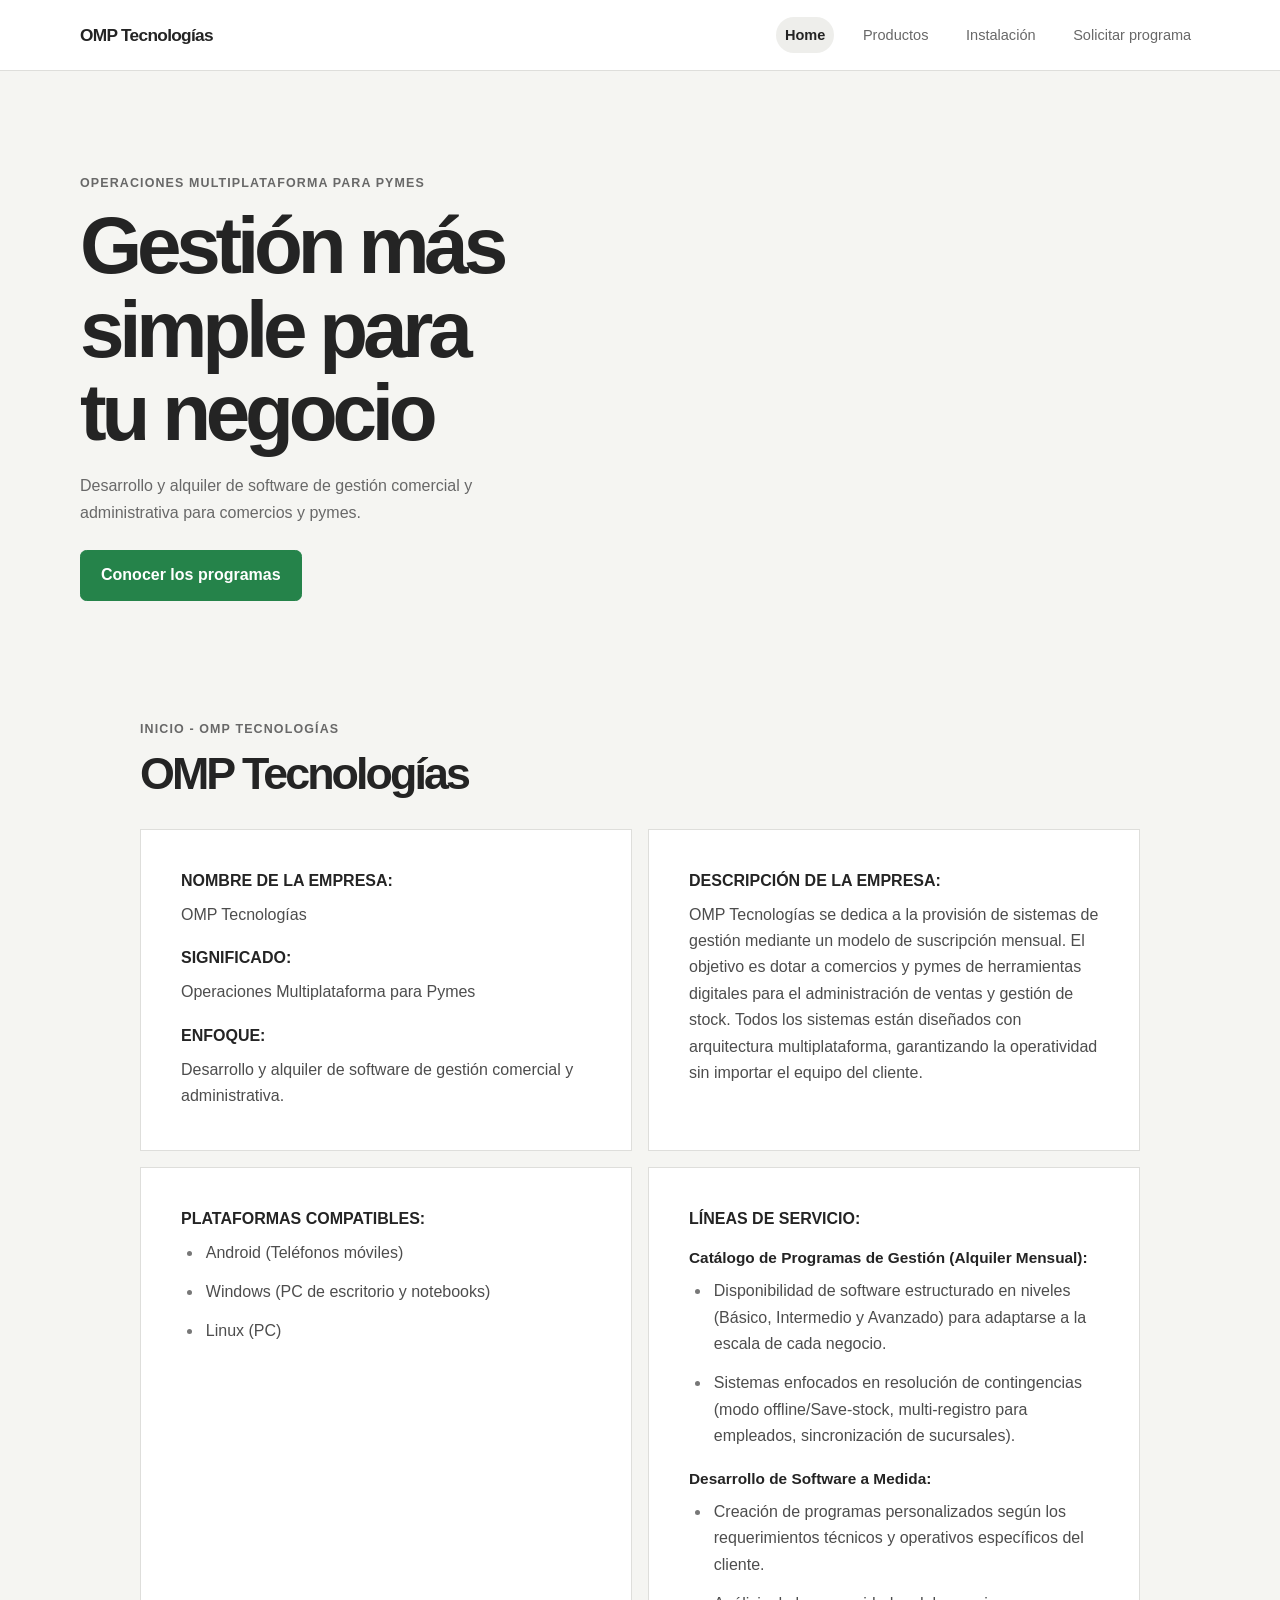
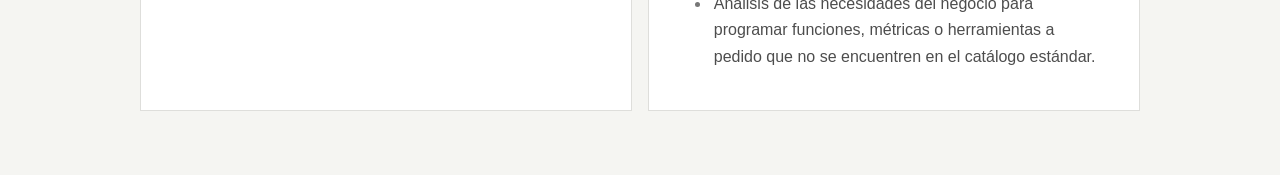
<file: index.html>
<!doctype html>
<html lang="es">
<head>
  <meta charset="utf-8">
  <meta name="viewport" content="width=device-width, initial-scale=1">
  <meta name="description" content="OMP Tecnologías desarrolla y ofrece sistemas multiplataforma de gestión para comercios y pymes.">
  <title>OMP Tecnologías | Gestión para comercios y pymes</title>
  <link rel="stylesheet" href="style.css">
</head>
<body>
  <header class="site-header">
    <nav class="navbar" aria-label="Navegación principal">
      <a class="brand" href="index.html">OMP Tecnologías</a>
      <ul class="nav-links">
        <li><a href="index.html" aria-current="page">Home</a></li>
        <li><a href="product.html">Productos</a></li>
        <li><a href="instalacion.html">Instalación</a></li>
        <li><a href="solicitar-programa.html">Solicitar programa</a></li>
      </ul>
    </nav>
  </header>

  <main>
    <section class="hero">
      <div class="hero-copy">
        <p class="eyebrow">Operaciones Multiplataforma para Pymes</p>
        <h1>Gestión más simple para tu negocio</h1>
        <p>Desarrollo y alquiler de software de gestión comercial y administrativa para comercios y pymes.</p>
        <a class="request-button" href="product.html">Conocer los programas</a>
      </div>
    </section>

    <section class="home-content content-width">
      <header class="page-intro">
        <p class="eyebrow">Inicio - OMP Tecnologías</p>
        <h2>OMP Tecnologías</h2>
      </header>

      <div class="home-grid">
        <section class="info-card">
          <h3>NOMBRE DE LA EMPRESA:</h3>
          <p>OMP Tecnologías</p>
          <h3>SIGNIFICADO:</h3>
          <p>Operaciones Multiplataforma para Pymes</p>
          <h3>ENFOQUE:</h3>
          <p>Desarrollo y alquiler de software de gestión comercial y administrativa.</p>
        </section>

        <section class="info-card">
          <h3>DESCRIPCIÓN DE LA EMPRESA:</h3>
          <p>OMP Tecnologías se dedica a la provisión de sistemas de gestión mediante un modelo de suscripción mensual. El objetivo es dotar a comercios y pymes de herramientas digitales para el administración de ventas y gestión de stock. Todos los sistemas están diseñados con arquitectura multiplataforma, garantizando la operatividad sin importar el equipo del cliente.</p>
        </section>

        <section class="info-card">
          <h3>PLATAFORMAS COMPATIBLES:</h3>
          <ul class="feature-list">
            <li>Android (Teléfonos móviles)</li>
            <li>Windows (PC de escritorio y notebooks)</li>
            <li>Linux (PC)</li>
          </ul>
        </section>

        <section class="info-card">
          <h3>LÍNEAS DE SERVICIO:</h3>
          <h4>Catálogo de Programas de Gestión (Alquiler Mensual):</h4>
          <ul class="feature-list">
            <li>Disponibilidad de software estructurado en niveles (Básico, Intermedio y Avanzado) para adaptarse a la escala de cada negocio.</li>
            <li>Sistemas enfocados en resolución de contingencias (modo offline/Save-stock, multi-registro para empleados, sincronización de sucursales).</li>
          </ul>
          <h4>Desarrollo de Software a Medida:</h4>
          <ul class="feature-list">
            <li>Creación de programas personalizados según los requerimientos técnicos y operativos específicos del cliente.</li>
            <li>Análisis de las necesidades del negocio para programar funciones, métricas o herramientas a pedido que no se encuentren en el catálogo estándar.</li>
          </ul>
        </section>
      </div>
    </section>
  </main>
</body>
</html>
</file>
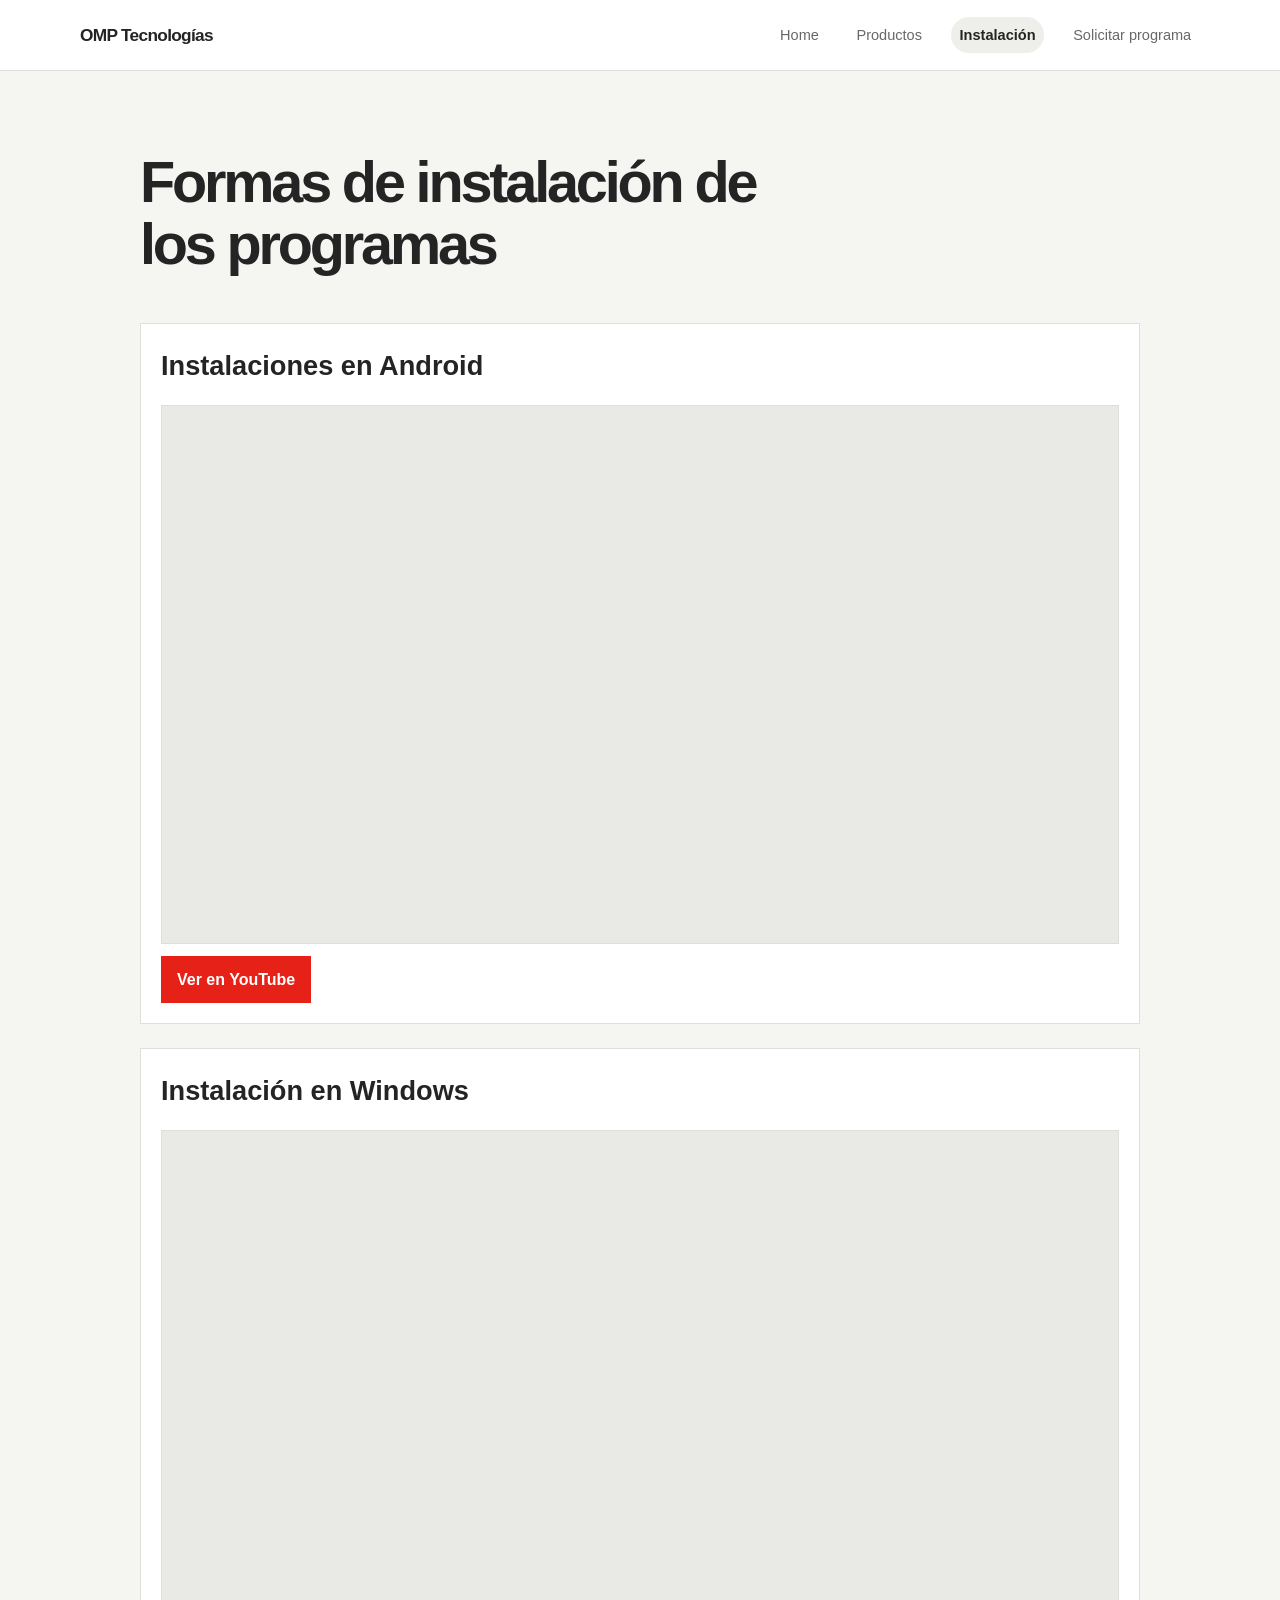
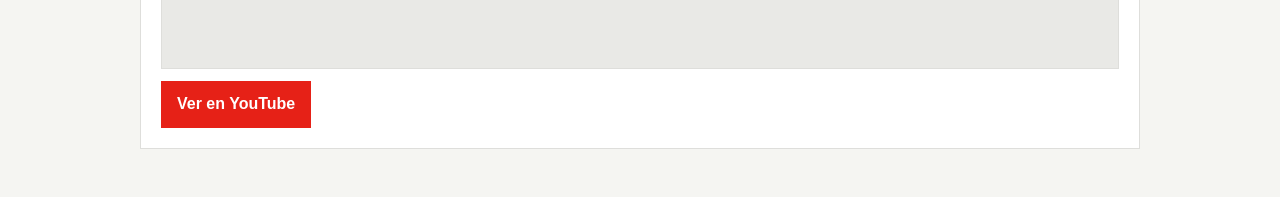
<file: instalacion.html>
<!doctype html>
<html lang="es">
<head>
  <meta charset="utf-8">
  <meta name="viewport" content="width=device-width, initial-scale=1">
  <title>Instalación | OMP Tecnologías</title>
  <link rel="stylesheet" href="style.css">
</head>
<body>
  <header class="site-header">
    <nav class="navbar" aria-label="Navegación principal">
      <a class="brand" href="index.html">OMP Tecnologías</a>
      <ul class="nav-links">
        <li><a href="index.html">Home</a></li>
        <li><a href="product.html">Productos</a></li>
        <li><a href="instalacion.html" aria-current="page">Instalación</a></li>
        <li><a href="solicitar-programa.html">Solicitar programa</a></li>
      </ul>
    </nav>
  </header>
  <main class="installation-page">
    <header class="installation-intro">
      <h1>Formas de instalación de los programas</h1>
    </header>

    <section class="installation-method" aria-labelledby="android-install-title">
      <h2 id="android-install-title">Instalaciones en Android</h2>
      <!-- Reemplaza el src por la URL de inserción del video de YouTube. -->
      <div class="youtube-frame">
        <iframe width="560" height="315" src="https://www.youtube.com/embed/uBYiZKH9qUE?si=ymdQwFrCqwZeDLn6" title="YouTube video player" frameborder="0" allow="accelerometer; autoplay; clipboard-write; encrypted-media; gyroscope; picture-in-picture; web-share" referrerpolicy="strict-origin-when-cross-origin" allowfullscreen></iframe>
      </div>
      <!-- Reemplaza el enlace por la URL del video de instalación para Android. -->
      <a
        class="installation-youtube-button"
        href="https://www.youtube.com/watch?v=uBYiZKH9qUE"
        target="_blank"
        rel="noopener noreferrer"
        >Ver en YouTube</a
      >
    </section>

    <section class="installation-method" aria-labelledby="windows-install-title">
      <h2 id="windows-install-title">Instalación en Windows</h2>
      <!-- Reemplaza el src por la URL de inserción del video de YouTube. -->
      <div class="youtube-frame">
        <iframe width="560" height="315" src="https://www.youtube.com/embed/JlkSy3Yg7ig?si=hpQowAvhalKmM3xo" title="YouTube video player" frameborder="0" allow="accelerometer; autoplay; clipboard-write; encrypted-media; gyroscope; picture-in-picture; web-share" referrerpolicy="strict-origin-when-cross-origin" allowfullscreen></iframe>
      </div>
      <!-- Reemplaza el enlace por la URL del video de instalación para Windows. -->
      <a
        class="installation-youtube-button"
        href="https://www.youtube.com/watch?v=JlkSy3Yg7ig"
        target="_blank"
        rel="noopener noreferrer"
        >Ver en YouTube</a
      >
    </section>
  </main>
</body>
</html>
</file>
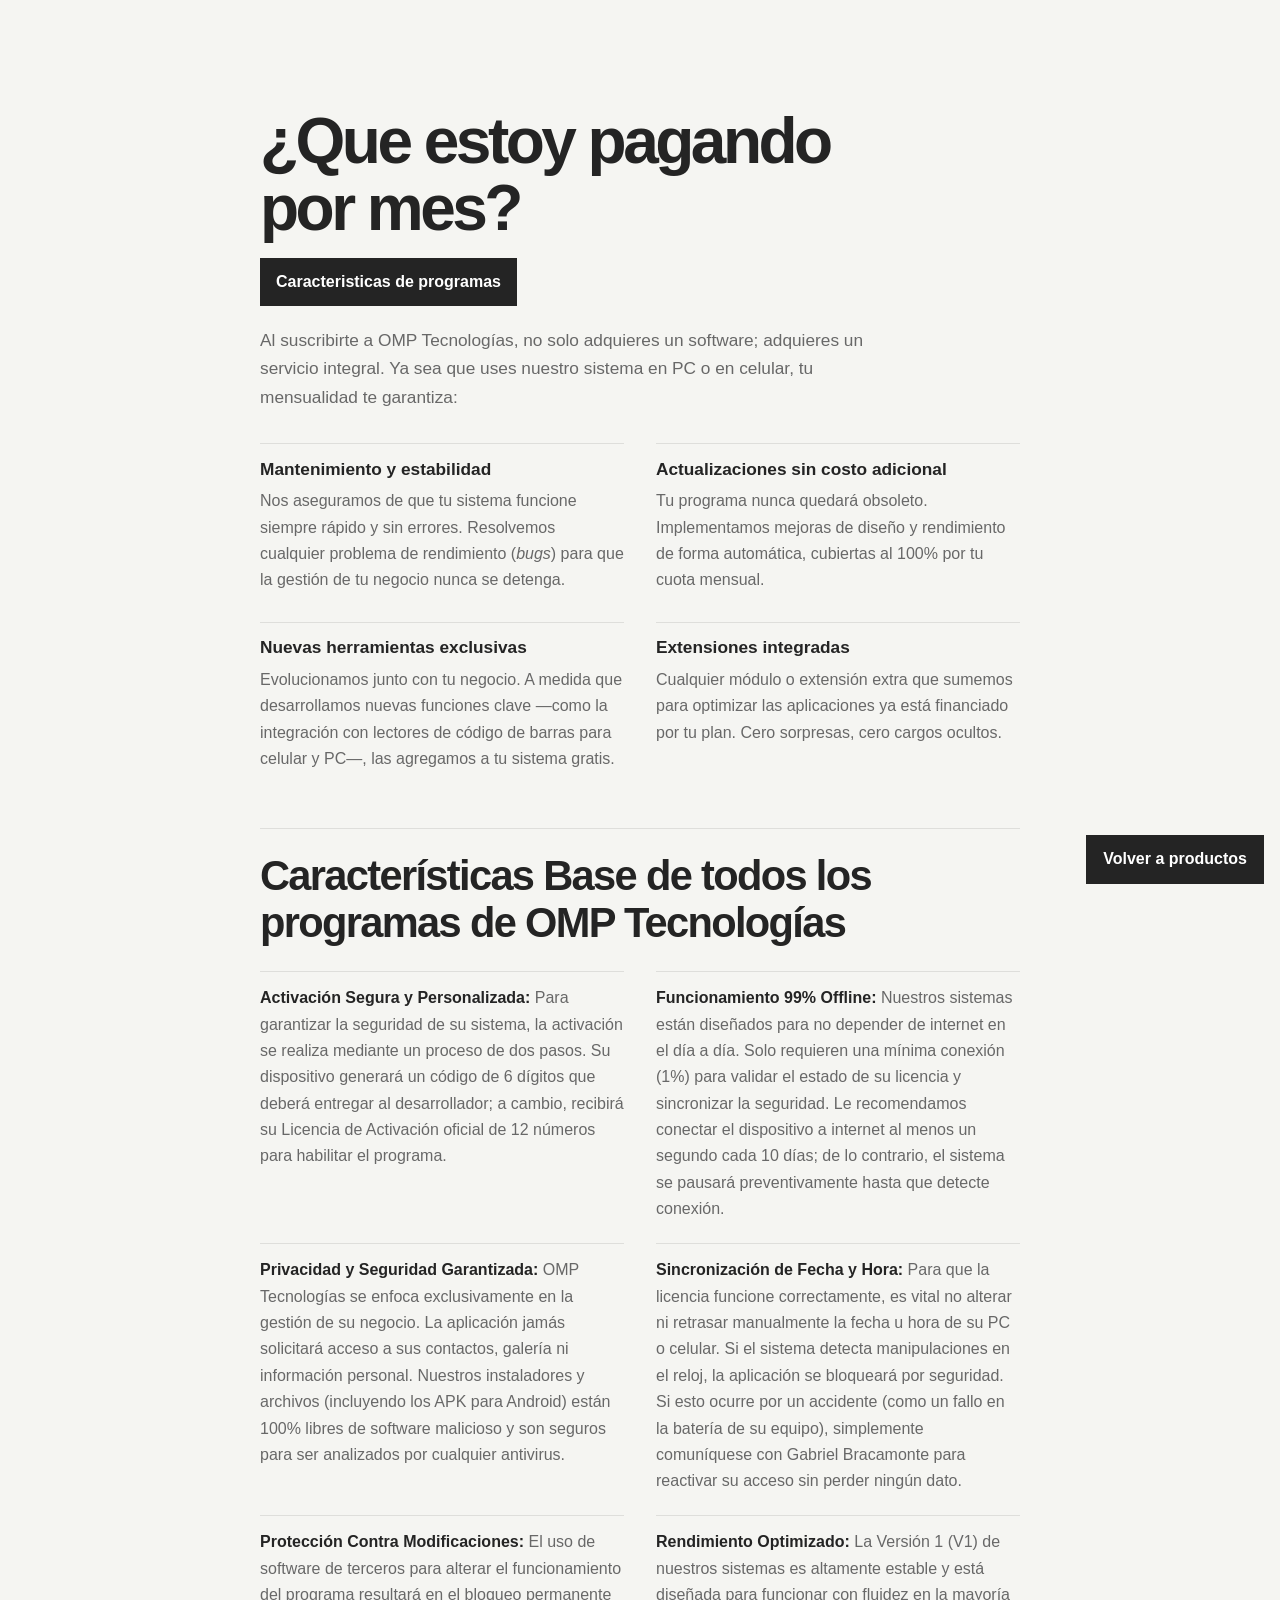
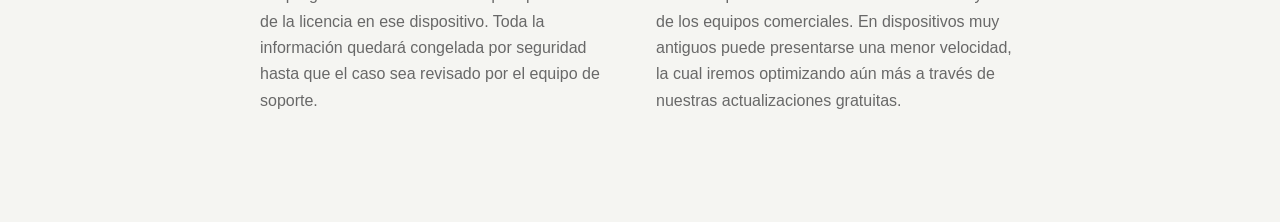
<file: pay.html>
<!doctype html>
<html lang="es">
  <head>
    <meta charset="utf-8" />
    <meta name="viewport" content="width=device-width, initial-scale=1" />
    <title>¿Que estoy pagando por mes?</title>
    <link rel="stylesheet" href="style.css" />
  </head>
  <body>
    <a class="back-to-products-button" href="product.html">
      Volver a productos
    </a>
    <main class="pay-page">
      <h1>¿Que estoy pagando por mes?</h1>
      <a class="pay-features-button" href="#caracteristicas-programas">
        Caracteristicas de programas
      </a>
      <section class="pay-details" aria-label="Qué incluye la mensualidad">
        <p class="pay-intro">
          Al suscribirte a OMP Tecnologías, no solo adquieres un software;
          adquieres un servicio integral. Ya sea que uses nuestro sistema en PC
          o en celular, tu mensualidad te garantiza:
        </p>

        <ul class="pay-benefits">
          <li>
            <h2>Mantenimiento y estabilidad</h2>
            <p>
              Nos aseguramos de que tu sistema funcione siempre rápido y sin
              errores. Resolvemos cualquier problema de rendimiento (<em>bugs</em>)
              para que la gestión de tu negocio nunca se detenga.
            </p>
          </li>
          <li>
            <h2>Actualizaciones sin costo adicional</h2>
            <p>
              Tu programa nunca quedará obsoleto. Implementamos mejoras de
              diseño y rendimiento de forma automática, cubiertas al 100% por
              tu cuota mensual.
            </p>
          </li>
          <li>
            <h2>Nuevas herramientas exclusivas</h2>
            <p>
              Evolucionamos junto con tu negocio. A medida que desarrollamos
              nuevas funciones clave —como la integración con lectores de
              código de barras para celular y PC—, las agregamos a tu sistema
              gratis.
            </p>
          </li>
          <li>
            <h2>Extensiones integradas</h2>
            <p>
              Cualquier módulo o extensión extra que sumemos para optimizar las
              aplicaciones ya está financiado por tu plan. Cero sorpresas, cero
              cargos ocultos.
            </p>
          </li>
        </ul>
      </section>

      <section
        class="program-features"
        id="caracteristicas-programas"
        aria-labelledby="program-features-title"
      >
        <h2 id="program-features-title">
          Características Base de todos los programas de OMP Tecnologías
        </h2>
        <div class="program-features-list">
          <p>
            <strong>Activación Segura y Personalizada:</strong> Para garantizar
            la seguridad de su sistema, la activación se realiza mediante un
            proceso de dos pasos. Su dispositivo generará un código de 6 dígitos
            que deberá entregar al desarrollador; a cambio, recibirá su Licencia
            de Activación oficial de 12 números para habilitar el programa.
          </p>
          <p>
            <strong>Funcionamiento 99% Offline:</strong> Nuestros sistemas están
            diseñados para no depender de internet en el día a día. Solo
            requieren una mínima conexión (1%) para validar el estado de su
            licencia y sincronizar la seguridad. Le recomendamos conectar el
            dispositivo a internet al menos un segundo cada 10 días; de lo
            contrario, el sistema se pausará preventivamente hasta que detecte
            conexión.
          </p>
          <p>
            <strong>Privacidad y Seguridad Garantizada:</strong> OMP Tecnologías
            se enfoca exclusivamente en la gestión de su negocio. La aplicación
            jamás solicitará acceso a sus contactos, galería ni información
            personal. Nuestros instaladores y archivos (incluyendo los APK para
            Android) están 100% libres de software malicioso y son seguros para
            ser analizados por cualquier antivirus.
          </p>
          <p>
            <strong>Sincronización de Fecha y Hora:</strong> Para que la
            licencia funcione correctamente, es vital no alterar ni retrasar
            manualmente la fecha u hora de su PC o celular. Si el sistema
            detecta manipulaciones en el reloj, la aplicación se bloqueará por
            seguridad. Si esto ocurre por un accidente (como un fallo en la
            batería de su equipo), simplemente comuníquese con Gabriel
            Bracamonte para reactivar su acceso sin perder ningún dato.
          </p>
          <p>
            <strong>Protección Contra Modificaciones:</strong> El uso de
            software de terceros para alterar el funcionamiento del programa
            resultará en el bloqueo permanente de la licencia en ese dispositivo.
            Toda la información quedará congelada por seguridad hasta que el
            caso sea revisado por el equipo de soporte.
          </p>
          <p>
            <strong>Rendimiento Optimizado:</strong> La Versión 1 (V1) de
            nuestros sistemas es altamente estable y está diseñada para
            funcionar con fluidez en la mayoría de los equipos comerciales. En
            dispositivos muy antiguos puede presentarse una menor velocidad, la
            cual iremos optimizando aún más a través de nuestras actualizaciones
            gratuitas.
          </p>
        </div>
      </section>
    </main>
  </body>
</html>
</file>
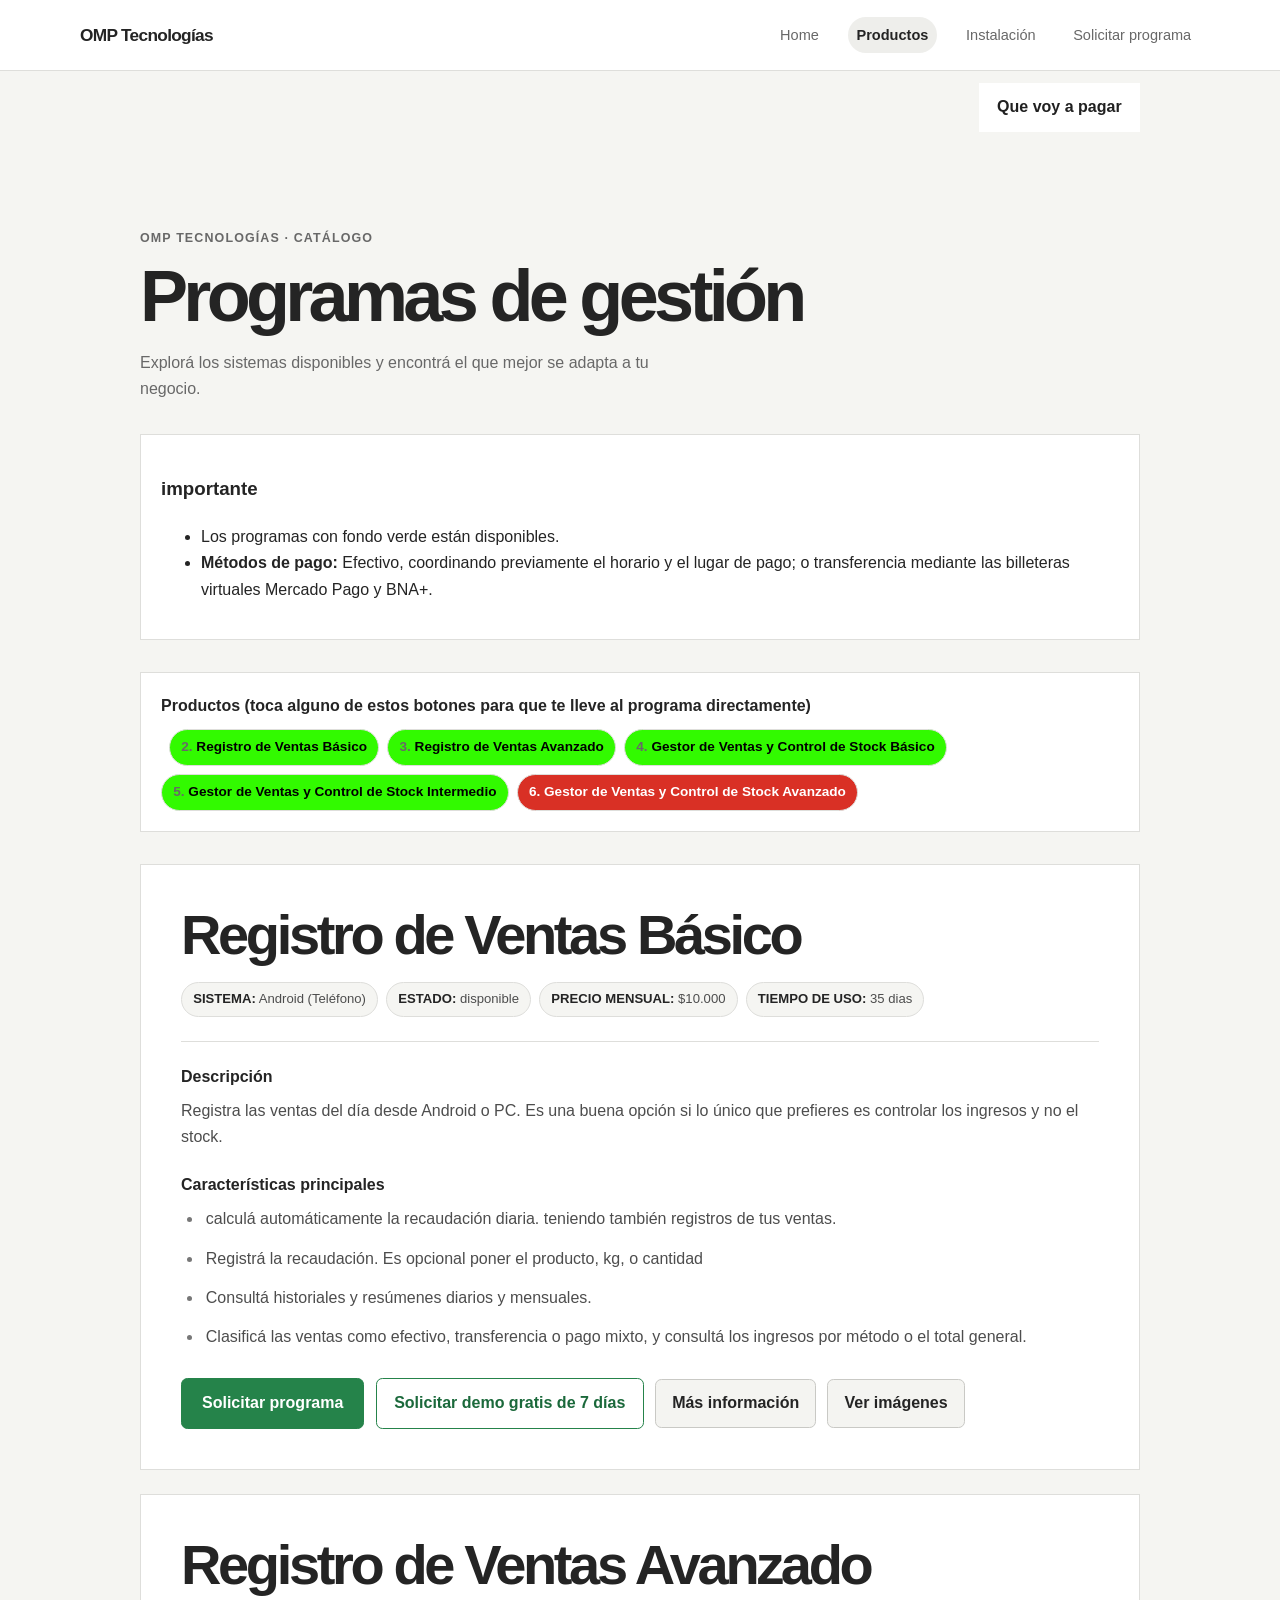
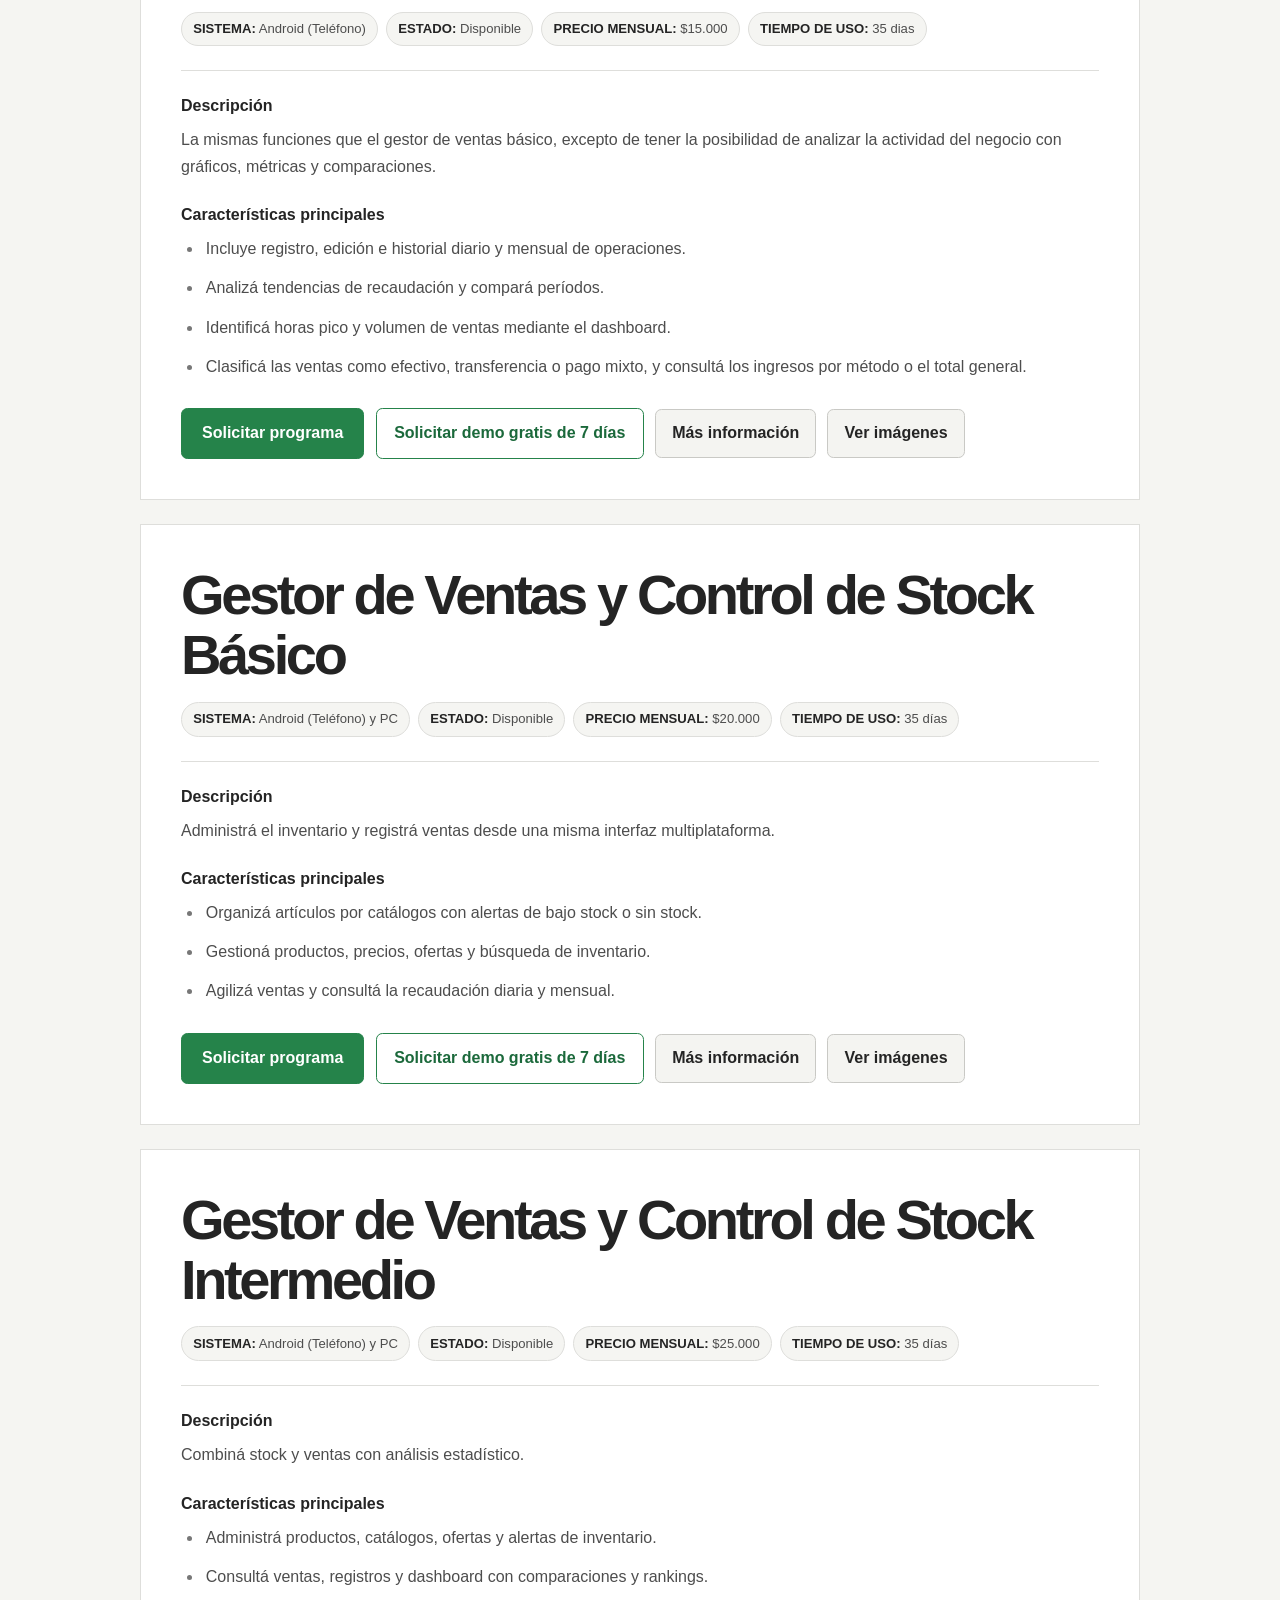
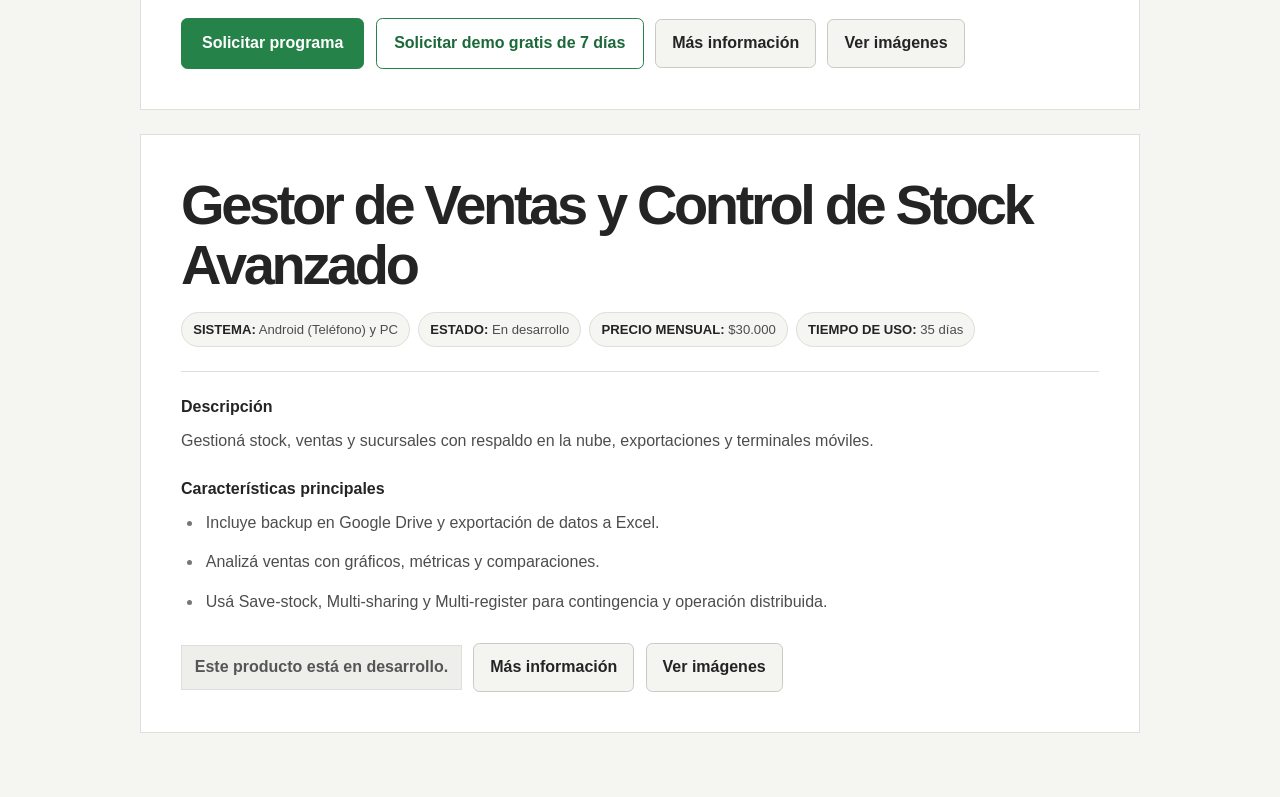
<file: product.html>
<!doctype html>
<html lang="es">
  <head>
    <meta charset="utf-8" />
    <meta name="viewport" content="width=device-width, initial-scale=1" />
    <meta
      name="description"
      content="Catálogo de sistemas de gestión de OMP Tecnologías."
    />
    <title>Productos | OMP Tecnologías</title>
    <link rel="stylesheet" href="style.css" />
    <script src="time-ofert.js" defer></script>
  </head>
  <body>
    <header class="site-header">
      <nav class="navbar" aria-label="Navegación principal">
        <a class="brand" href="index.html">OMP Tecnologías</a>
        <ul class="nav-links">
          <li><a href="index.html">Home</a></li>
          <li><a href="product.html" aria-current="page">Productos</a></li>
          <li><a href="instalacion.html">Instalación</a></li>
          <li><a href="solicitar-programa.html">Solicitar programa</a></li>
        </ul>
      </nav>
    </header>
    <main class="catalog-page">
      <section class="offer-campaign" id="offer-campaign" aria-labelledby="offer-message" hidden>
        <p class="offer-copy" id="offer-message">Oferta imperdible el precio de los programas no aumenta hasta agosto de 2027</p>
        <div class="offer-countdown" aria-live="off">
          <p class="offer-countdown-label" id="offer-countdown-label">Consultando la hora oficial…</p>
          <div class="countdown-units" aria-label="Tiempo restante de la oferta">
            <span class="countdown-unit"><strong data-countdown-days>--</strong><span>días</span></span>
            <span class="countdown-unit"><strong data-countdown-hours>--</strong><span>horas</span></span>
            <span class="countdown-unit"><strong data-countdown-minutes>--</strong><span>minutos</span></span>
            <span class="countdown-unit"><strong data-countdown-seconds>--</strong><span>segundos</span></span>
          </div>
        </div>
      </section>
      <div class="offer-payment-always">
        <a class="offer-payment-button" href="pay.html">Que voy a pagar</a>
      </div>

      <header class="page-intro">
        <p class="eyebrow">OMP Tecnologías · Catálogo</p>
        <h1>Programas de gestión</h1>
        <p>
          Explorá los sistemas disponibles y encontrá el que mejor se adapta a
          tu negocio.
        </p>
      </header>
      <nav class="product-index">
        <h3 class="title-anution">importante</h3>
        <ul class="li">
          <li>
            Los programas con fondo verde están disponibles.
          </li>
          <li>
            <strong>Métodos de pago:</strong> Efectivo, coordinando previamente
            el horario y el lugar de pago; o transferencia mediante las billeteras
            virtuales Mercado Pago y BNA+.
          </li>
        </ul>
      </nav>
      <nav class="product-index" aria-label="Ir directamente a un producto">
        <p class="product-index-title">
          Productos (toca alguno de estos botones para que te lleve al programa
          directamente)
        </p>
        <ol>
          <li>
          <li>
            <a href="#gestor-de-ventas-basico" class="disponible"
              >Registro de Ventas Básico</a
            >
          </li>
          <li>
            <a href="#gestor-de-ventas-intermedio" class="disponible">Registro de Ventas Avanzado</a>
          </li>
          <li>
            <a
              href="#gestor-de-ventas-y-control-de-stock-basico"
              class="disponible"
              >Gestor de Ventas y Control de Stock Básico</a
            >
          </li>
          <li>
            <a href="#gestor-de-ventas-y-control-de-stock-intermedio"
              class="disponible"
              >Gestor de Ventas y Control de Stock Intermedio</a
            >
          </li>
          <li>
            <a href="#gestor-de-ventas-y-control-de-stock-avanzado"
              class="no-disponible"
              >Gestor de Ventas y Control de Stock Avanzado</a
            >
          </li>
        </ol>
      </nav>

      <div class="product-list">
        <article class="product-card" id="gestor-de-ventas-basico">
          <header class="product-header">
            <h2 class="product-title">Registro de Ventas Básico</h2>
            <ul class="product-meta">
              <li><strong>SISTEMA:</strong> Android (Teléfono)</li>
              <li><strong>ESTADO:</strong> disponible</li>
              <li><strong>PRECIO MENSUAL:</strong> $10.000</li>
              <li><strong>TIEMPO DE USO:</strong> 35 dias</li>
            </ul>
          </header>
          <section class="product-section">
            <h3>Descripción</h3>
            <p>
              Registra las ventas del día desde Android o PC. Es una buena
              opción si lo único que prefieres es controlar los ingresos y no el
              stock.
            </p>
          </section>
          <section class="product-section">
            <h3>Características principales</h3>
            <ul class="feature-list">
              <li>
                calculá automáticamente la recaudación diaria. teniendo también
                registros de tus ventas.
              </li>
              <li>
                Registrá la recaudación. Es opcional poner el producto, kg, o
                cantidad
              </li>
              <li>Consultá historiales y resúmenes diarios y mensuales.</li>
              <li>
                Clasificá las ventas como efectivo, transferencia o pago mixto,
                y consultá los ingresos por método o el total general.
              </li>
            </ul>
          </section>
          <footer class="product-actions">
            <a
              class="request-button"
              href="https://wa.me/5493874143496?text=hola%20buenas%2C%20quiero%20solicitar%20Registro%20de%20Ventas%20B%C3%A1sico"
              target="_blank"
              rel="noopener noreferrer"
              >Solicitar programa</a
            ><a class="demo-button" href="https://wa.me/5493874143496?text=Hola%20buenas%2C%20quiero%20solicitar%20una%20demo%20gratis%20de%207%20d%C3%ADas%20del%20programa%20Registro%20de%20Ventas%20B%C3%A1sico" target="_blank" rel="noopener noreferrer">Solicitar demo gratis de 7 días</a><a class="secondary-button" href="producto-2.html#informacion"
              >Más información</a
            ><a class="secondary-button" href="producto-2.html#imagenes"
              >Ver imágenes</a
            >
          </footer>
        </article>
        <article class="product-card" id="gestor-de-ventas-intermedio">
          <header class="product-header">
            <h2 class="product-title">Registro de Ventas Avanzado</h2>
            <ul class="product-meta">
              <li><strong>SISTEMA:</strong> Android (Teléfono)</li>
              <li><strong>ESTADO:</strong> Disponible</li>
              <li><strong>PRECIO MENSUAL:</strong> $15.000</li>
              <li><strong>TIEMPO DE USO:</strong> 35 dias</li>
            </ul>
          </header>
          <section class="product-section">
            <h3>Descripción</h3>
            <p>
              La mismas funciones que el gestor de ventas básico, excepto de tener la posibilidad de analizar la actividad del negocio con
              gráficos, métricas y comparaciones.
            </p>
          </section>
          <section class="product-section">
            <h3>Características principales</h3>
            <ul class="feature-list">
              <li>
                Incluye registro, edición e historial diario y mensual de
                operaciones.
              </li>
              <li>Analizá tendencias de recaudación y compará períodos.</li>
              <li>
                Identificá horas pico y volumen de ventas mediante el dashboard.
              </li>
              <li>
                Clasificá las ventas como efectivo, transferencia o pago mixto,
                y consultá los ingresos por método o el total general.
              </li>
            </ul>
          </section>
          <footer class="product-actions">
            <a
              class="request-button"
              href="https://wa.me/5493874143496?text=hola%20buenas%2C%20quiero%20solicitar%20Registro%20de%20Ventas%20Avanzado"
              target="_blank"
              rel="noopener noreferrer"
              >Solicitar programa</a
            ><a class="demo-button" href="https://wa.me/5493874143496?text=Hola%20buenas%2C%20quiero%20solicitar%20una%20demo%20gratis%20de%207%20d%C3%ADas%20del%20programa%20Registro%20de%20Ventas%20Avanzado" target="_blank" rel="noopener noreferrer">Solicitar demo gratis de 7 días</a>
            <a class="secondary-button" href="producto-3.html#informacion"
              >Más información</a
            ><a class="secondary-button" href="producto-3.html#imagenes"
              >Ver imágenes</a
            >
          </footer>
        </article>
        <!-- ------------------------------------------------------------------------------------------------------ -->
        <article
          class="product-card"
          id="gestor-de-ventas-y-control-de-stock-basico"
        >
          <header class="product-header">
            <h2 class="product-title">
              Gestor de Ventas y Control de Stock Básico
            </h2>
            <ul class="product-meta">
              <li><strong>SISTEMA:</strong> Android (Teléfono) y PC</li>
              <li><strong>ESTADO:</strong> Disponible</li>
              <li><strong>PRECIO MENSUAL:</strong> $20.000</li>
              <li><strong>TIEMPO DE USO:</strong> 35 días</li>
            </ul>
          </header>
          <section class="product-section">
            <h3>Descripción</h3>
            <p>
              Administrá el inventario y registrá ventas desde una misma
              interfaz multiplataforma.
            </p>
          </section>
          <section class="product-section">
            <h3>Características principales</h3>
            <ul class="feature-list">
              <li>
                Organizá artículos por catálogos con alertas de bajo stock o sin
                stock.
              </li>
              <li>
                Gestioná productos, precios, ofertas y búsqueda de inventario.
              </li>
              <li>
                Agilizá ventas y consultá la recaudación diaria y mensual.
              </li>
            </ul>
          </section>
          <footer class="product-actions">
            <a
              class="request-button"
              href="https://wa.me/5493874143496?text=hola%20buenas%2C%20quiero%20solicitar%20Gestor%20de%20Ventas%20y%20Control%20de%20Stock%20B%C3%A1sico"
              target="_blank"
              rel="noopener noreferrer"
              >Solicitar programa</a
            ><a class="demo-button" href="https://wa.me/5493874143496?text=Hola%20buenas%2C%20quiero%20solicitar%20una%20demo%20gratis%20de%207%20d%C3%ADas%20del%20programa%20Gestor%20de%20Ventas%20y%20Control%20de%20Stock%20B%C3%A1sico" target="_blank" rel="noopener noreferrer">Solicitar demo gratis de 7 días</a><a class="secondary-button" href="producto-5.html#informacion"
              >Más información</a
            ><a class="secondary-button" href="producto-5.html#imagenes"
              >Ver imágenes</a
            >
          </footer>
        </article>
        <article
          class="product-card"
          id="gestor-de-ventas-y-control-de-stock-intermedio"
        >
          <header class="product-header">
            <h2 class="product-title">
              Gestor de Ventas y Control de Stock Intermedio
            </h2>
            <ul class="product-meta">
              <li><strong>SISTEMA:</strong> Android (Teléfono) y PC</li>
              <li><strong>ESTADO:</strong> Disponible</li>
              <li><strong>PRECIO MENSUAL:</strong> $25.000</li>
              <li><strong>TIEMPO DE USO:</strong> 35 días</li>
            </ul>
          </header>
          <section class="product-section">
            <h3>Descripción</h3>
            <p>
              Combiná stock y ventas con análisis estadístico.
            </p>
          </section>
          <section class="product-section">
            <h3>Características principales</h3>
            <ul class="feature-list">
              <li>
                Administrá productos, catálogos, ofertas y alertas de
                inventario.
              </li>
              <li>
                Consultá ventas, registros y dashboard con comparaciones y
                rankings.
              </li>
            </ul>
          </section>
          <footer class="product-actions">
            <a
              class="request-button"
              href="https://wa.me/5493874143496?text=hola%20buenas%2C%20quiero%20solicitar%20Gestor%20de%20Ventas%20y%20Control%20de%20Stock%20Intermedio"
              target="_blank"
              rel="noopener noreferrer"
              >Solicitar programa</a
            ><a class="demo-button" href="https://wa.me/5493874143496?text=Hola%20buenas%2C%20quiero%20solicitar%20una%20demo%20gratis%20de%207%20d%C3%ADas%20del%20programa%20Gestor%20de%20Ventas%20y%20Control%20de%20Stock%20Intermedio" target="_blank" rel="noopener noreferrer">Solicitar demo gratis de 7 días</a>
            <a class="secondary-button" href="producto-6.html#informacion"
              >Más información</a
            ><a class="secondary-button" href="producto-6.html#imagenes"
              >Ver imágenes</a
            >
          </footer>
        </article>
        <article
          class="product-card"
          id="gestor-de-ventas-y-control-de-stock-avanzado"
        >
          <header class="product-header">
            <h2 class="product-title">
              Gestor de Ventas y Control de Stock Avanzado
            </h2>
            <ul class="product-meta">
              <li><strong>SISTEMA:</strong> Android (Teléfono) y PC</li>
              <li><strong>ESTADO:</strong> En desarrollo</li>
              <li><strong>PRECIO MENSUAL:</strong> $30.000</li>
              <li><strong>TIEMPO DE USO:</strong> 35 días</li>
            </ul>
          </header>
          <section class="product-section">
            <h3>Descripción</h3>
            <p>
              Gestioná stock, ventas y sucursales con respaldo en la nube,
              exportaciones y terminales móviles.
            </p>
          </section>
          <section class="product-section">
            <h3>Características principales</h3>
            <ul class="feature-list">
              <li>
                Incluye backup en Google Drive y exportación de datos a Excel.
              </li>
              <li>Analizá ventas con gráficos, métricas y comparaciones.</li>
              <li>
                Usá Save-stock, Multi-sharing y Multi-register para contingencia
                y operación distribuida.
              </li>
            </ul>
          </section>
          <footer class="product-actions">
            <p class="development-notice">Este producto está en desarrollo.</p>
            <a class="secondary-button" href="producto-7.html#informacion"
              >Más información</a
            ><a class="secondary-button" href="producto-7.html#imagenes"
              >Ver imágenes</a
            >
          </footer>
        </article>
      </div>
    </main>
  </body>
</html>
</file>
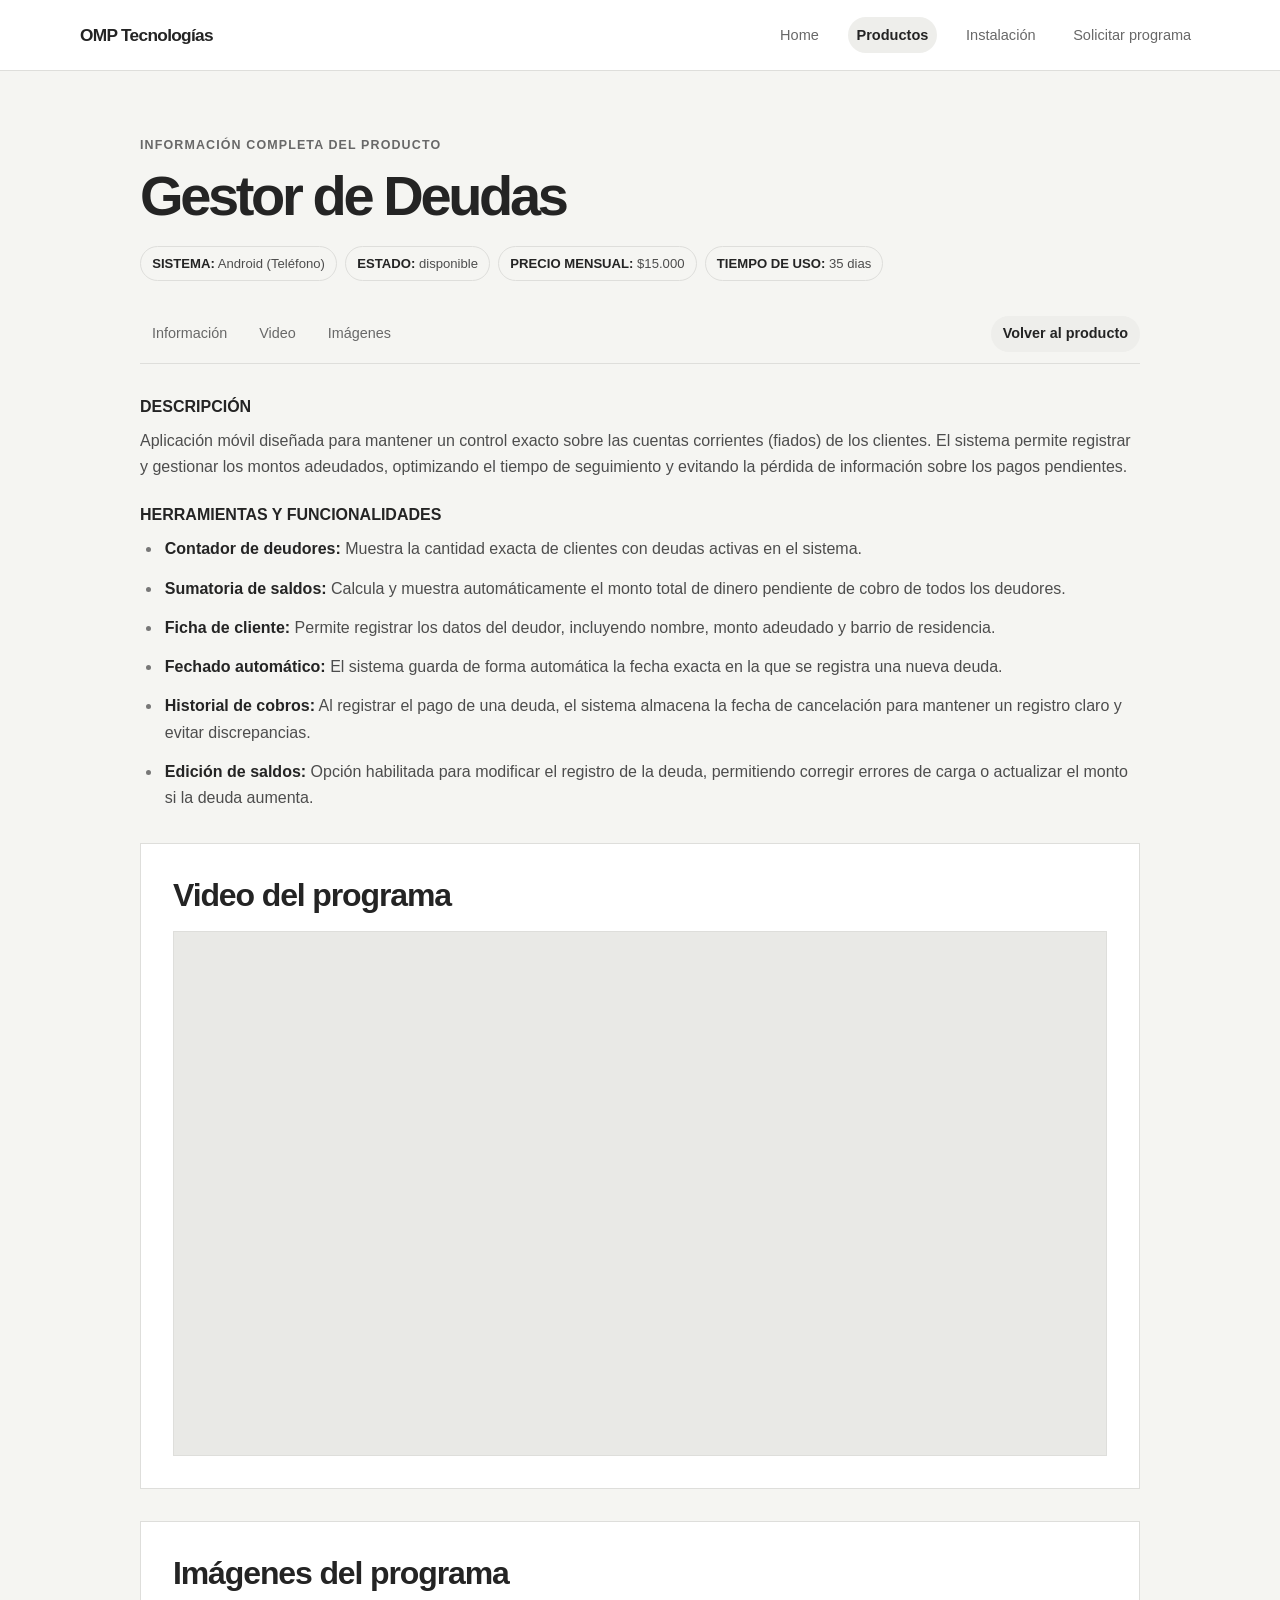
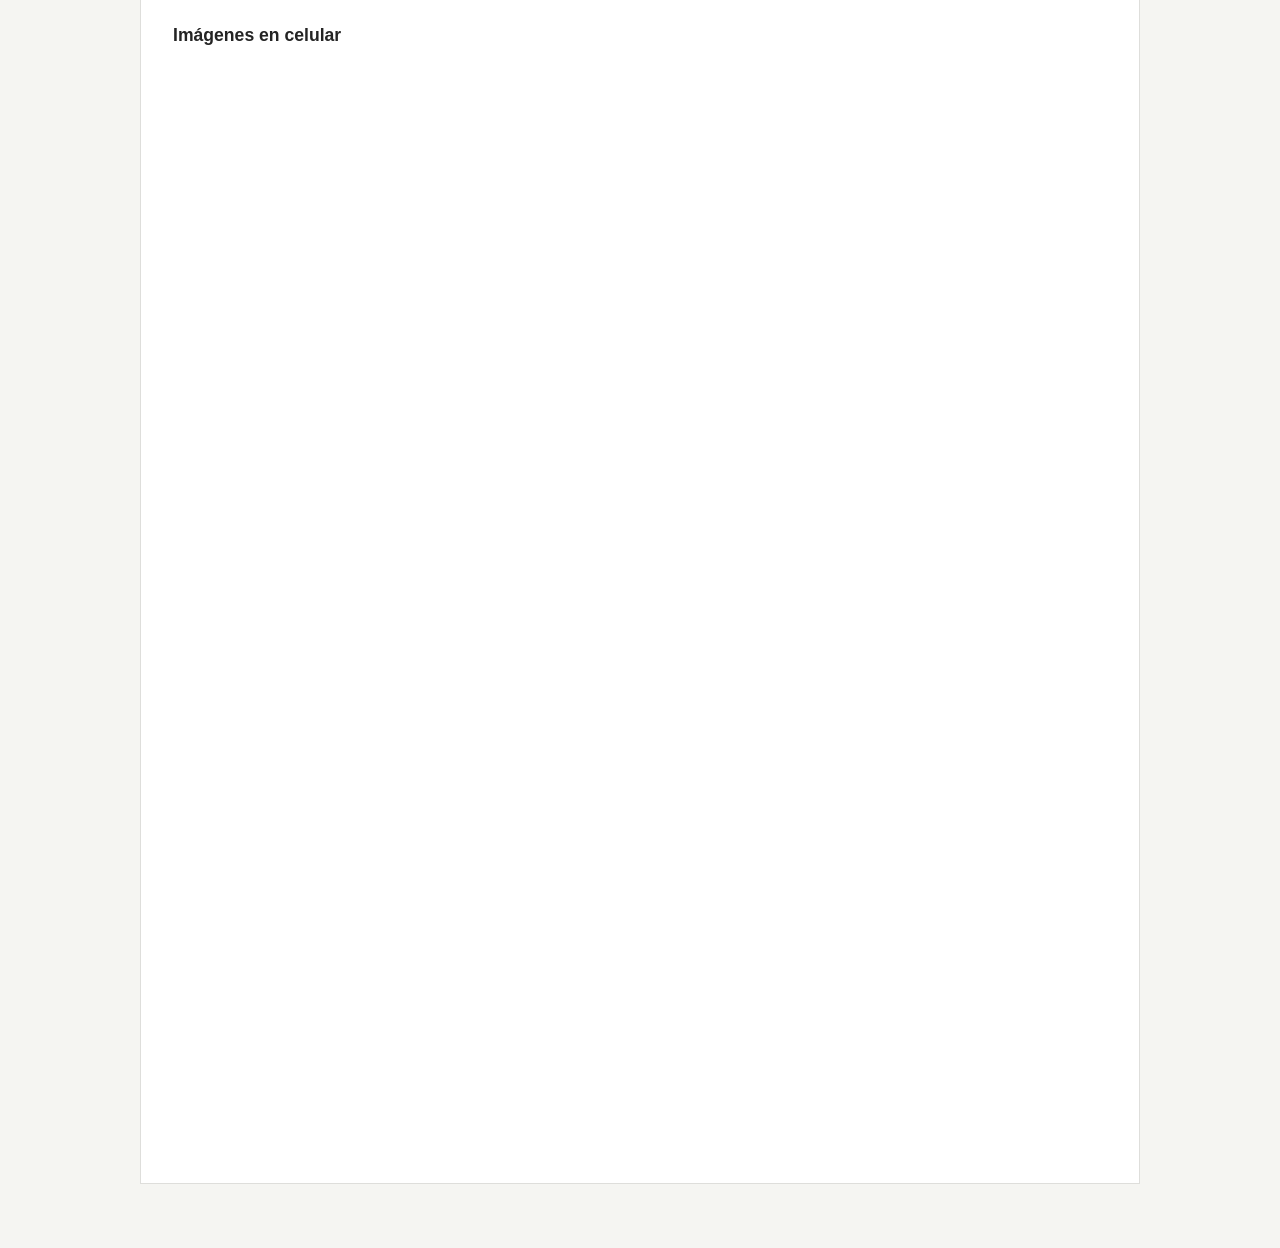
<file: producto-1.html>
<!doctype html>
<html lang="es">
  <head>
    <meta charset="utf-8" />
    <meta name="viewport" content="width=device-width, initial-scale=1" />
    <meta
      name="description"
      content="Información completa sobre Gestor de Deudas de OMP Tecnologías."
    />
    <title>Gestor de Deudas | OMP Tecnologías</title>
    <link rel="stylesheet" href="style.css" />
  </head>
  <body>
    <header class="site-header">
      <nav class="navbar" aria-label="Navegación principal">
        <a class="brand" href="index.html">OMP Tecnologías</a>
        <ul class="nav-links">
          <li><a href="index.html">Home</a></li>
          <li><a href="product.html" aria-current="page">Productos</a></li>
          <li><a href="instalacion.html">Instalación</a></li>
          <li><a href="solicitar-programa.html">Solicitar programa</a></li>
        </ul>
      </nav>
    </header>
    <main class="detail-page">
      <header class="detail-heading">
        <p class="eyebrow">Información completa del producto</p>
        <h1 class="product-title">Gestor de Deudas</h1>
        <ul class="product-meta">
          <li><strong>SISTEMA:</strong> Android (Teléfono)</li>
          <li><strong>ESTADO:</strong> disponible</li>
          <li><strong>PRECIO MENSUAL:</strong> $15.000</li>
          <li><strong>TIEMPO DE USO:</strong> 35 dias</li>
        </ul>
      </header>
      <nav class="section-nav" aria-label="Secciones de Gestor de Deudas">
        <a href="#informacion">Información</a><a href="#video">Video</a
        ><a href="#imagenes">Imágenes</a
        ><a class="back-to-product" href="product.html#gestor-de-deudas"
          >Volver al producto</a
        >
      </nav>
      <section
        class="full-information"
        id="informacion"
        aria-labelledby="information-heading"
      >
        <h2 class="visually-hidden" id="information-heading">
          Información completa
        </h2>
        <section class="product-section">
          <h2>DESCRIPCIÓN</h2>
          <p>
            Aplicación móvil diseñada para mantener un control exacto sobre las
            cuentas corrientes (fiados) de los clientes. El sistema permite
            registrar y gestionar los montos adeudados, optimizando el tiempo de
            seguimiento y evitando la pérdida de información sobre los pagos
            pendientes.
          </p>
        </section>
        <section class="product-section">
          <h2>HERRAMIENTAS Y FUNCIONALIDADES</h2>
          <ul class="feature-list">
            <li>
              <strong>Contador de deudores:</strong> Muestra la cantidad exacta
              de clientes con deudas activas en el sistema.
            </li>
            <li>
              <strong>Sumatoria de saldos:</strong> Calcula y muestra
              automáticamente el monto total de dinero pendiente de cobro de
              todos los deudores.
            </li>
            <li>
              <strong>Ficha de cliente:</strong> Permite registrar los datos del
              deudor, incluyendo nombre, monto adeudado y barrio de residencia.
            </li>
            <li>
              <strong>Fechado automático:</strong> El sistema guarda de forma
              automática la fecha exacta en la que se registra una nueva deuda.
            </li>
            <li>
              <strong>Historial de cobros:</strong> Al registrar el pago de una
              deuda, el sistema almacena la fecha de cancelación para mantener
              un registro claro y evitar discrepancias.
            </li>
            <li>
              <strong>Edición de saldos:</strong> Opción habilitada para
              modificar el registro de la deuda, permitiendo corregir errores de
              carga o actualizar el monto si la deuda aumenta.
            </li>
          </ul>
        </section>
      </section>
      <section class="detail-media" id="video" aria-labelledby="video-heading">
        <h2 id="video-heading">Video del programa</h2>
        <div class="youtube-frame">
          <iframe
            title="Video de Gestor de Deudas"
            loading="lazy"
            allowfullscreen
          ></iframe>
        </div>
      </section>
      <section
        class="detail-media"
        id="imagenes"
        aria-labelledby="images-heading"
      >
        <h2 id="images-heading">Imágenes del programa</h2>
        <h3>Imágenes en celular</h3>
        <div class="gallery-grid gallery-grid--phone">
          <div
            class="gallery-image config-preview phone-preview-1 product-1-phone-1"
            role="img"
          ></div>
          <div
            class="gallery-image config-preview phone-preview-2 product-1-phone-2"
            role="img"
          ></div>
          <div
            class="gallery-image config-preview phone-preview-3 product-1-phone-3"
            role="img"
          ></div>
          <div
            class="gallery-image config-preview phone-preview-4 product-1-phone-4"
            role="img"
          ></div>
          <div
            class="gallery-image config-preview phone-preview-5 product-1-phone-5"
            role="img"
          ></div>
          <div
            class="gallery-image config-preview phone-preview-6 product-1-phone-6"
            role="img"
          ></div>
        </div>
      </section>
    </main>
  </body>
</html>
</file>
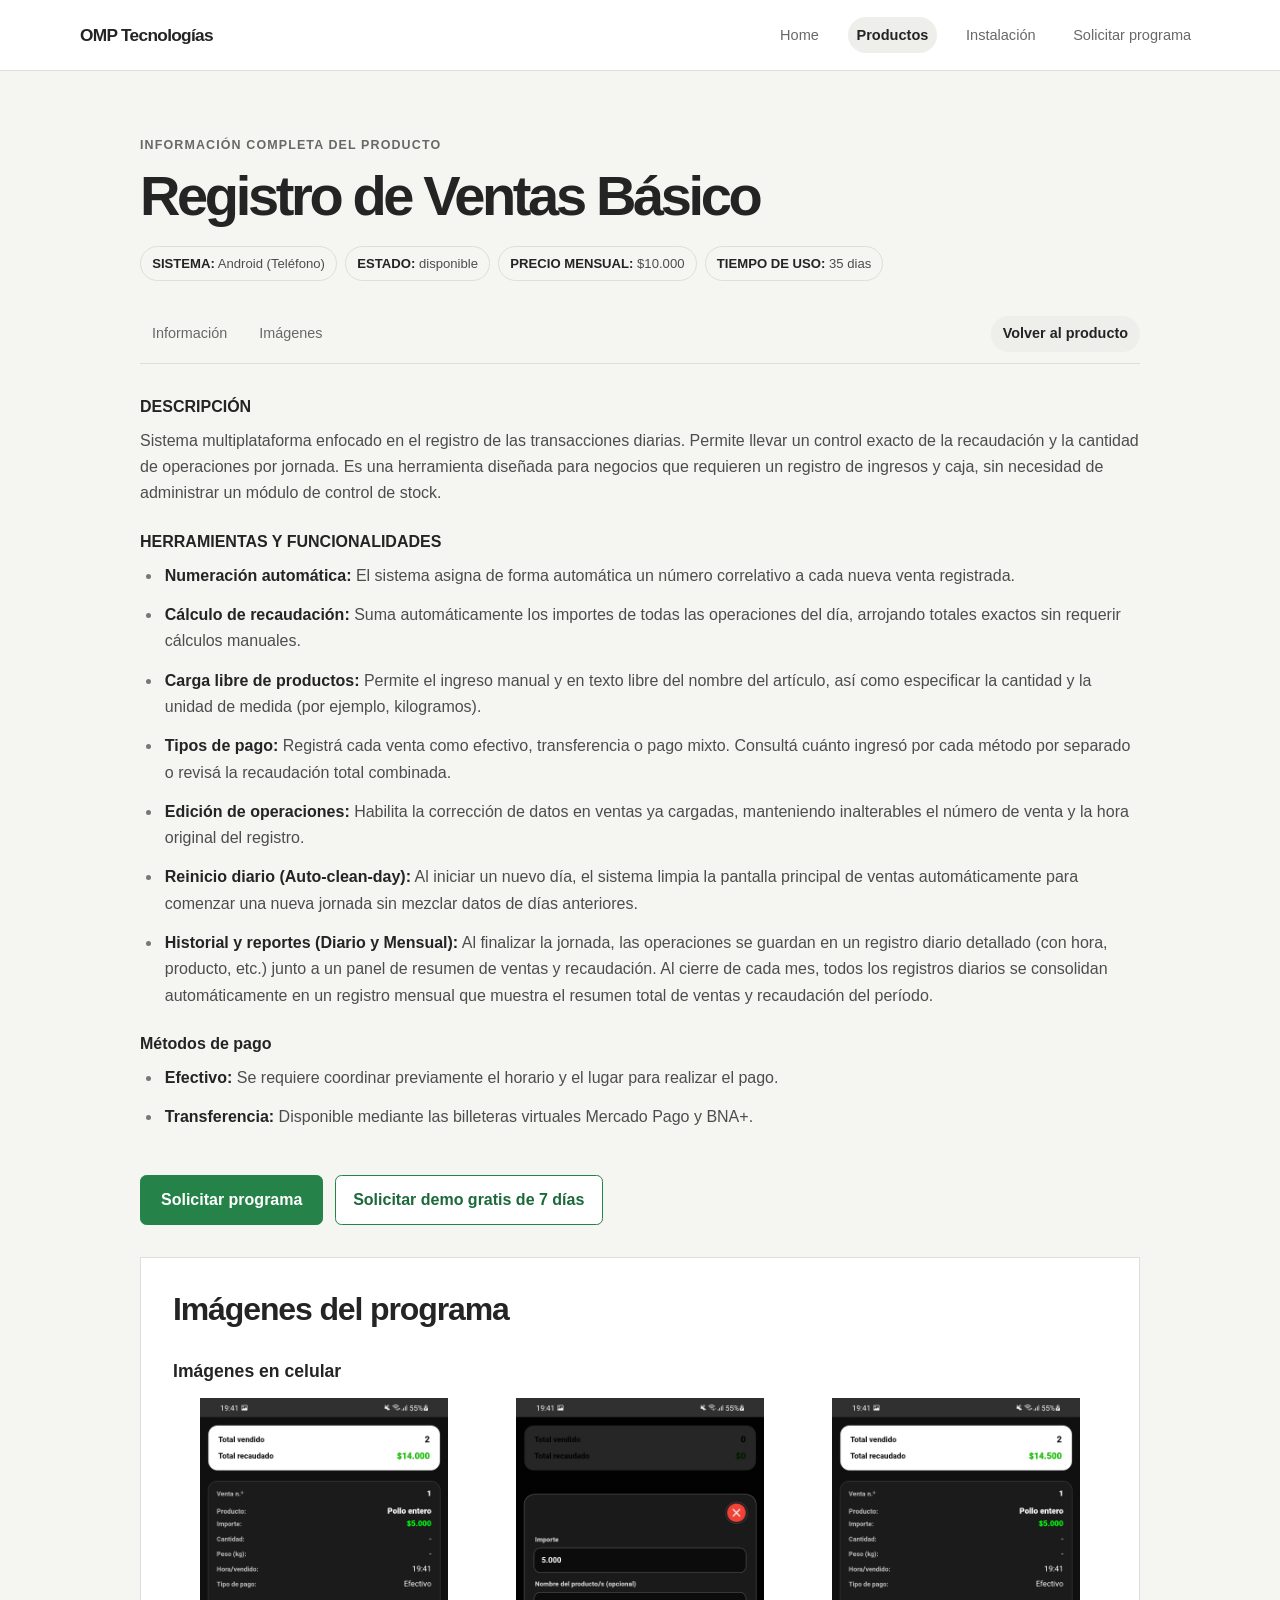
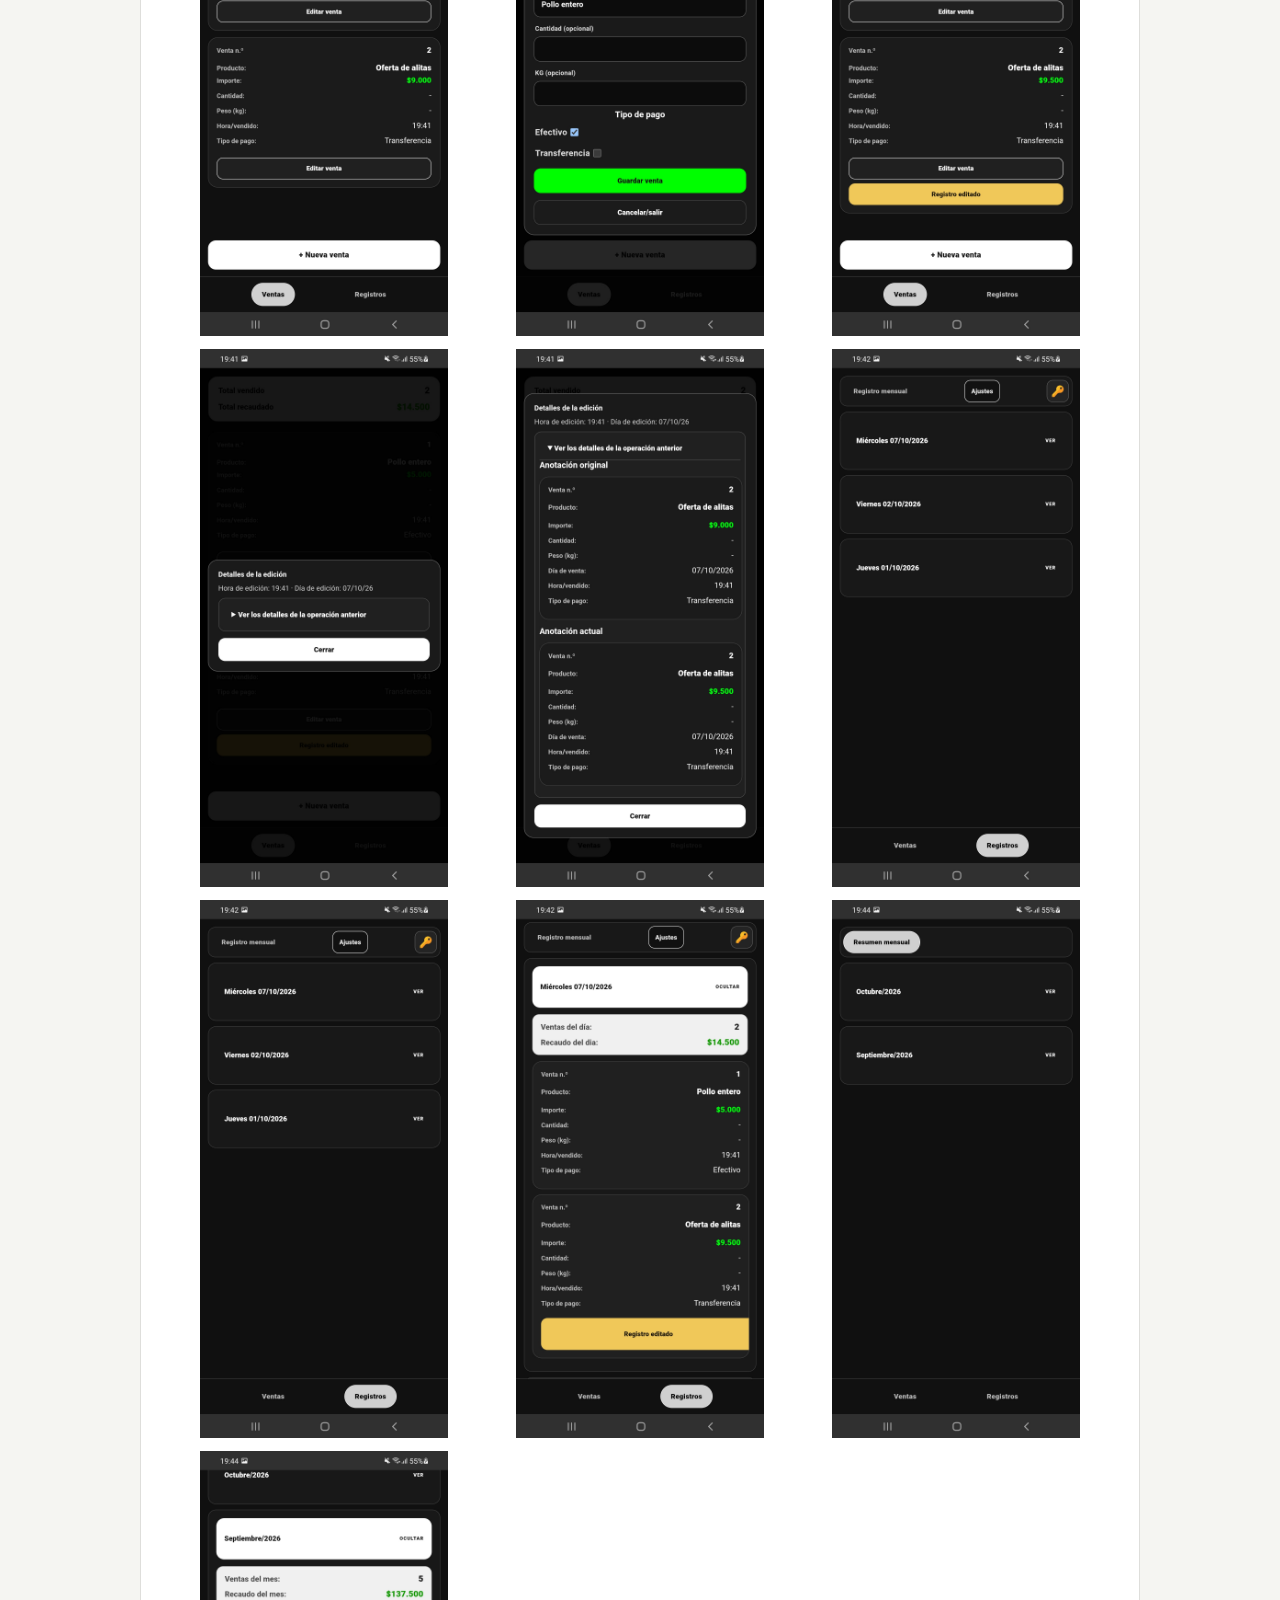
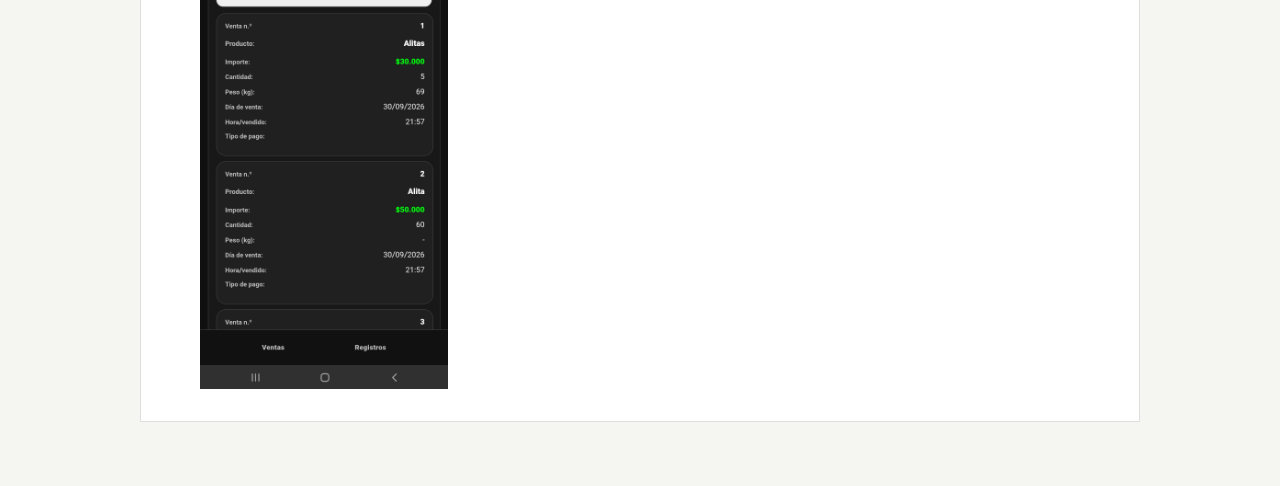
<file: producto-2.html>
<!doctype html>
<html lang="es">
  <head>
    <meta charset="utf-8" />
    <meta name="viewport" content="width=device-width, initial-scale=1" />
    <meta
      name="description"
      content="Información completa sobre Gestor de Ventas Básico de OMP Tecnologías."
    />
    <title>Gestor de Ventas Básico | OMP Tecnologías</title>
    <link rel="stylesheet" href="style.css" />
  </head>
  <body>
    <header class="site-header">
      <nav class="navbar" aria-label="Navegación principal">
        <a class="brand" href="index.html">OMP Tecnologías</a>
        <ul class="nav-links">
          <li><a href="index.html">Home</a></li>
          <li><a href="product.html" aria-current="page">Productos</a></li>
          <li><a href="instalacion.html">Instalación</a></li>
          <li><a href="solicitar-programa.html">Solicitar programa</a></li>
        </ul>
      </nav>
    </header>
    <main class="detail-page">
      <header class="detail-heading">
        <p class="eyebrow">Información completa del producto</p>
        <h1 class="product-title">Registro de Ventas Básico</h1>
        <ul class="product-meta">
          <li><strong>SISTEMA:</strong> Android (Teléfono)</li>
          <li><strong>ESTADO:</strong> disponible</li>
          <li><strong>PRECIO MENSUAL:</strong> $10.000</li>
          <li><strong>TIEMPO DE USO:</strong> 35 dias</li>
        </ul>
      </header>
      <nav
        class="section-nav"
        aria-label="Secciones de Gestor de Ventas Básico"
      >
        <a href="#informacion">Información</a><a href="#imagenes">Imágenes</a
        ><a class="back-to-product" href="product.html#gestor-de-ventas-basico"
          >Volver al producto</a
        >
      </nav>
      <section
        class="full-information"
        id="informacion"
        aria-labelledby="information-heading"
      >
        <h2 class="visually-hidden" id="information-heading">
          Información completa
        </h2>
        <section class="product-section">
          <h2>DESCRIPCIÓN</h2>
          <p>
            Sistema multiplataforma enfocado en el registro de las transacciones
            diarias. Permite llevar un control exacto de la recaudación y la
            cantidad de operaciones por jornada. Es una herramienta diseñada
            para negocios que requieren un registro de ingresos y caja, sin
            necesidad de administrar un módulo de control de stock.
          </p>
        </section>
        <section class="product-section">
          <h2>HERRAMIENTAS Y FUNCIONALIDADES</h2>
          <ul class="feature-list">
            <li>
              <strong>Numeración automática:</strong> El sistema asigna de forma
              automática un número correlativo a cada nueva venta registrada.
            </li>
            <li>
              <strong>Cálculo de recaudación:</strong> Suma automáticamente los
              importes de todas las operaciones del día, arrojando totales
              exactos sin requerir cálculos manuales.
            </li>
            <li>
              <strong>Carga libre de productos:</strong> Permite el ingreso
              manual y en texto libre del nombre del artículo, así como
              especificar la cantidad y la unidad de medida (por ejemplo,
              kilogramos).
            </li>
            <li>
              <strong>Tipos de pago:</strong> Registrá cada venta como efectivo,
              transferencia o pago mixto. Consultá cuánto ingresó por cada
              método por separado o revisá la recaudación total combinada.
            </li>
            <li>
              <strong>Edición de operaciones:</strong> Habilita la corrección de
              datos en ventas ya cargadas, manteniendo inalterables el número de
              venta y la hora original del registro.
            </li>
            <li>
              <strong>Reinicio diario (Auto-clean-day):</strong> Al iniciar un
              nuevo día, el sistema limpia la pantalla principal de ventas
              automáticamente para comenzar una nueva jornada sin mezclar datos
              de días anteriores.
            </li>
            <li>
              <strong>Historial y reportes (Diario y Mensual):</strong> Al
              finalizar la jornada, las operaciones se guardan en un registro
              diario detallado (con hora, producto, etc.) junto a un panel de
              resumen de ventas y recaudación. Al cierre de cada mes, todos los
              registros diarios se consolidan automáticamente en un registro
              mensual que muestra el resumen total de ventas y recaudación del
              período.
            </li>
          </ul>
        </section>
      </section>
      <section class="product-section payment-methods" aria-labelledby="payment-methods-title"><h2 id="payment-methods-title">Métodos de pago</h2><ul class="feature-list"><li><strong>Efectivo:</strong> Se requiere coordinar previamente el horario y el lugar para realizar el pago.</li><li><strong>Transferencia:</strong> Disponible mediante las billeteras virtuales Mercado Pago y BNA+.</li></ul></section><section class="product-actions detail-product-actions" aria-label="Solicitudes para Registro de Ventas Básico"><a class="request-button" href="https://wa.me/5493874143496?text=Hola%20buenas%2C%20quiero%20solicitar%20Registro%20de%20Ventas%20B%C3%A1sico" target="_blank" rel="noopener noreferrer">Solicitar programa</a><a class="demo-button" href="https://wa.me/5493874143496?text=Hola%20buenas%2C%20quiero%20solicitar%20una%20demo%20gratis%20de%207%20d%C3%ADas%20del%20programa%20Registro%20de%20Ventas%20B%C3%A1sico" target="_blank" rel="noopener noreferrer">Solicitar demo gratis de 7 días</a></section>
      <section
        class="detail-media"
        id="imagenes"
        aria-labelledby="images-heading"
      >
        <h2 id="images-heading">Imágenes del programa</h2>
        <h3>Imágenes en celular</h3>
        <div class="gallery-grid gallery-grid--phone">
          <div
            class="gallery-image config-preview product-2-phone-1"
            role="img"
            aria-label="Captura del programa en celular, imagen 1"
          ></div>
          <div
            class="gallery-image config-preview product-2-phone-2"
            role="img"
            aria-label="Captura del programa en celular, imagen 2"
          ></div>
          <div
            class="gallery-image config-preview product-2-phone-3"
            role="img"
            aria-label="Captura del programa en celular, imagen 3"
          ></div>
          <div
            class="gallery-image config-preview product-2-phone-4"
            role="img"
            aria-label="Captura del programa en celular, imagen 4"
          ></div>
          <div
            class="gallery-image config-preview product-2-phone-5"
            role="img"
            aria-label="Captura del programa en celular, imagen 5"
          ></div>
          <div
            class="gallery-image config-preview product-2-phone-6"
            role="img"
            aria-label="Captura del programa en celular, imagen 6"
          ></div>
          <div
            class="gallery-image config-preview product-2-phone-6"
            role="img"
            aria-label="Captura del programa en celular, imagen 6"
          ></div>
          <div
            class="gallery-image config-preview product-2-phone-7"
            role="img"
            aria-label="Captura del programa en celular, imagen 7"
          ></div>
          <div
            class="gallery-image config-preview product-2-phone-8"
            role="img"
            aria-label="Captura del programa en celular, imagen 8"
          ></div>
          <div
            class="gallery-image config-preview product-2-phone-9"
            role="img"
            aria-label="Captura del programa en celular, imagen 9"
          ></div>
        </div>
    </main>
  </body>
</html>
</file>
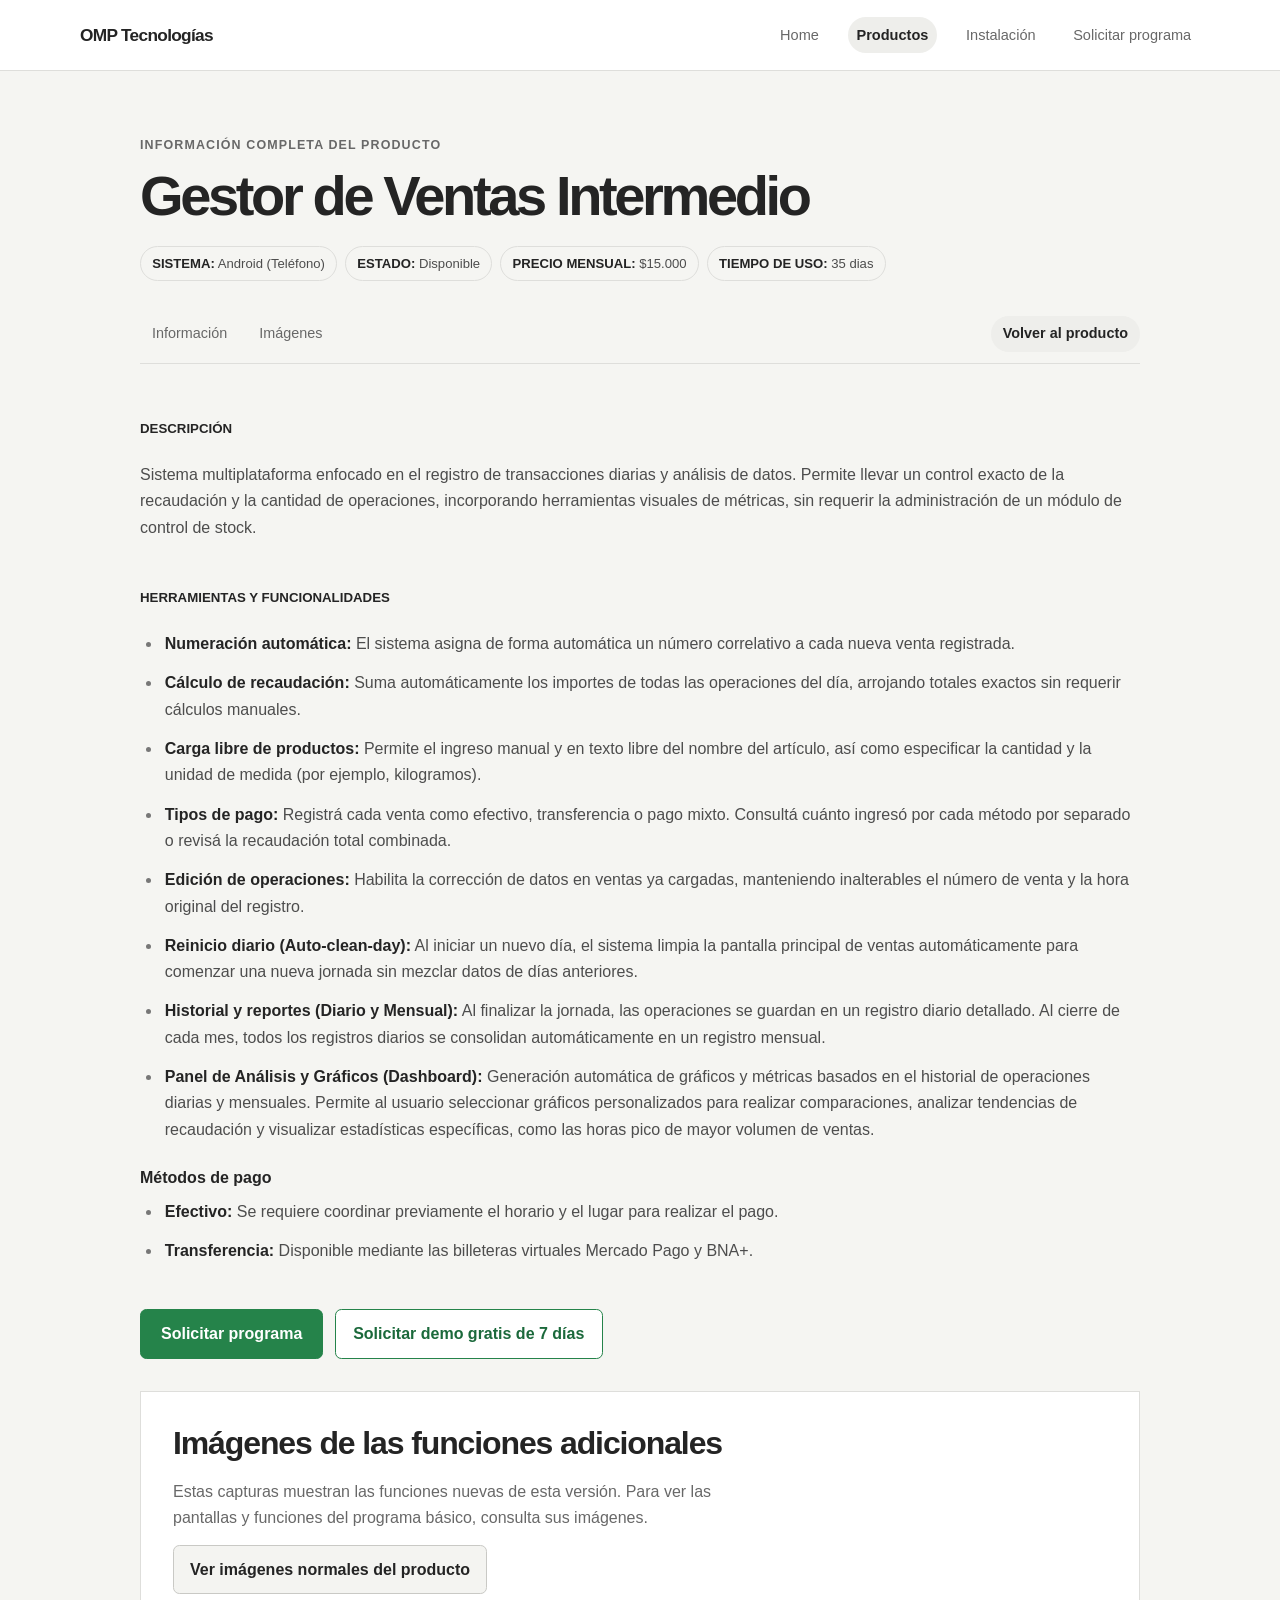
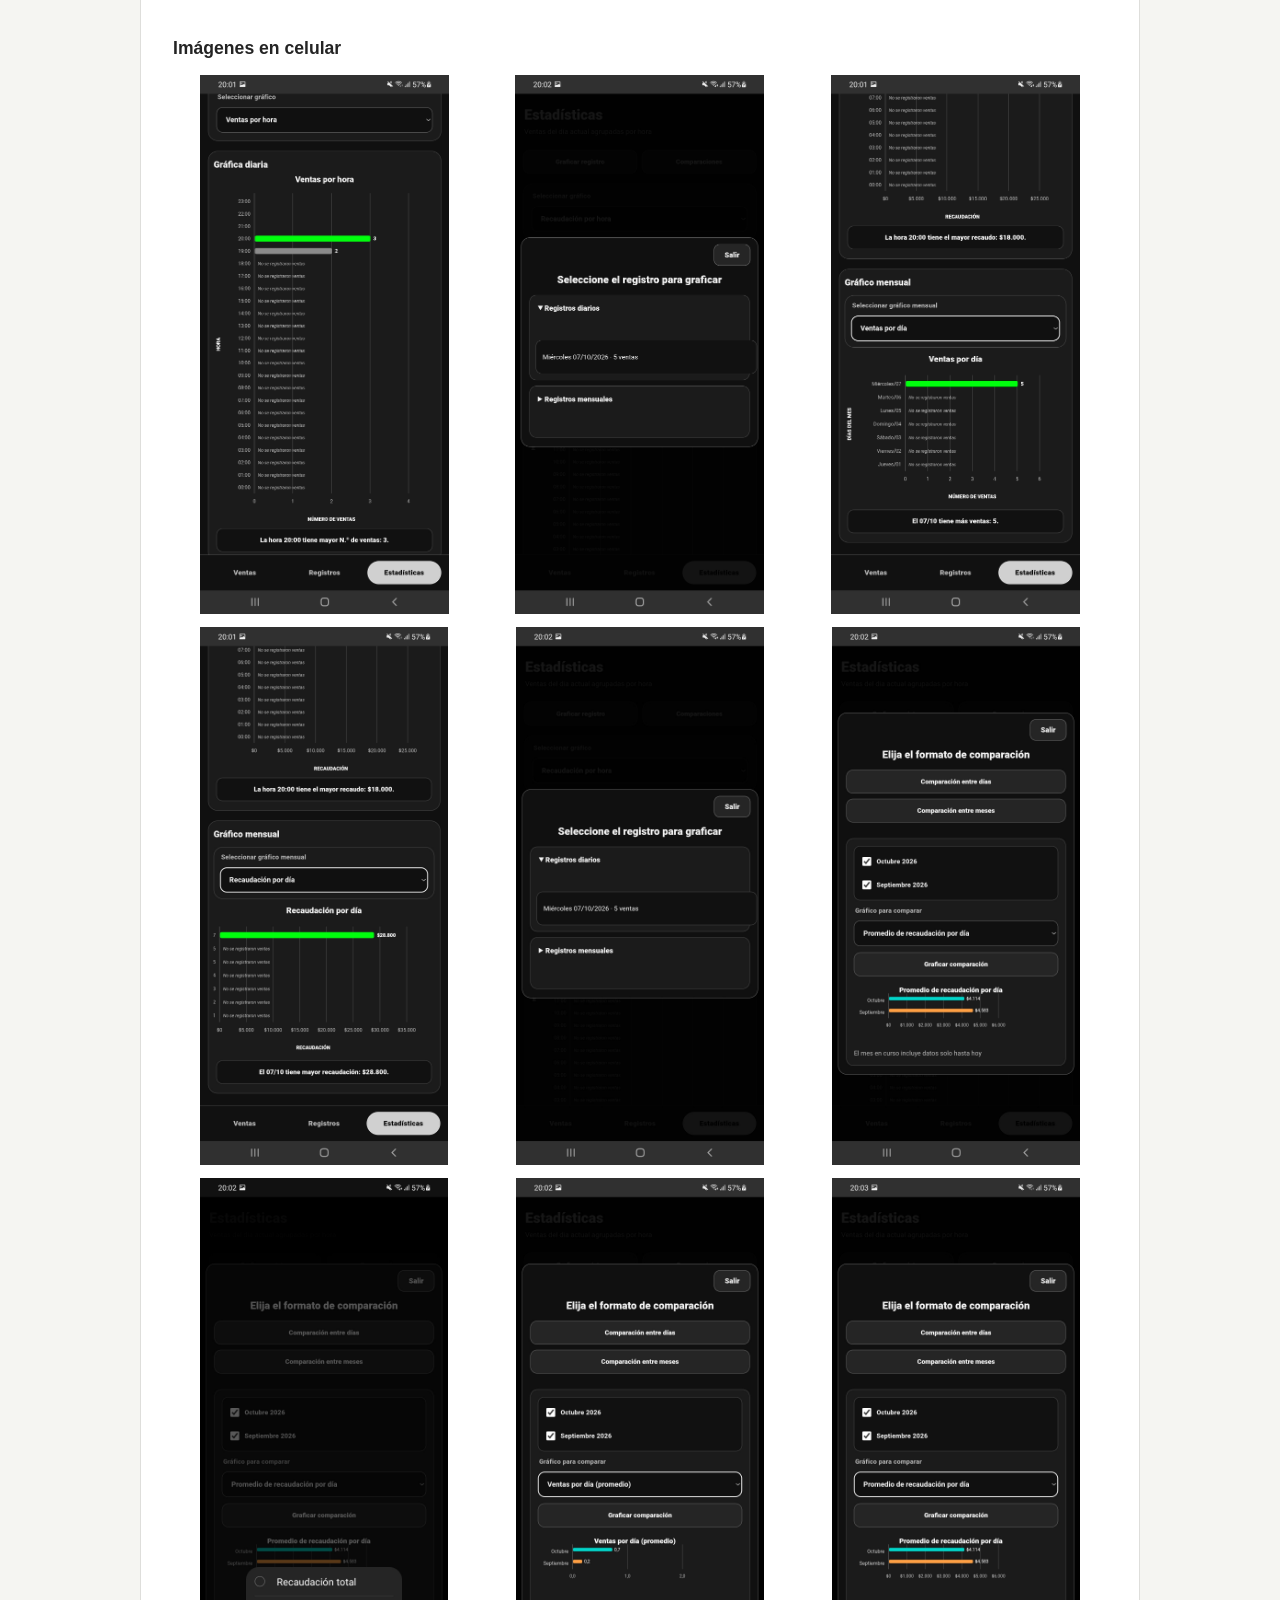
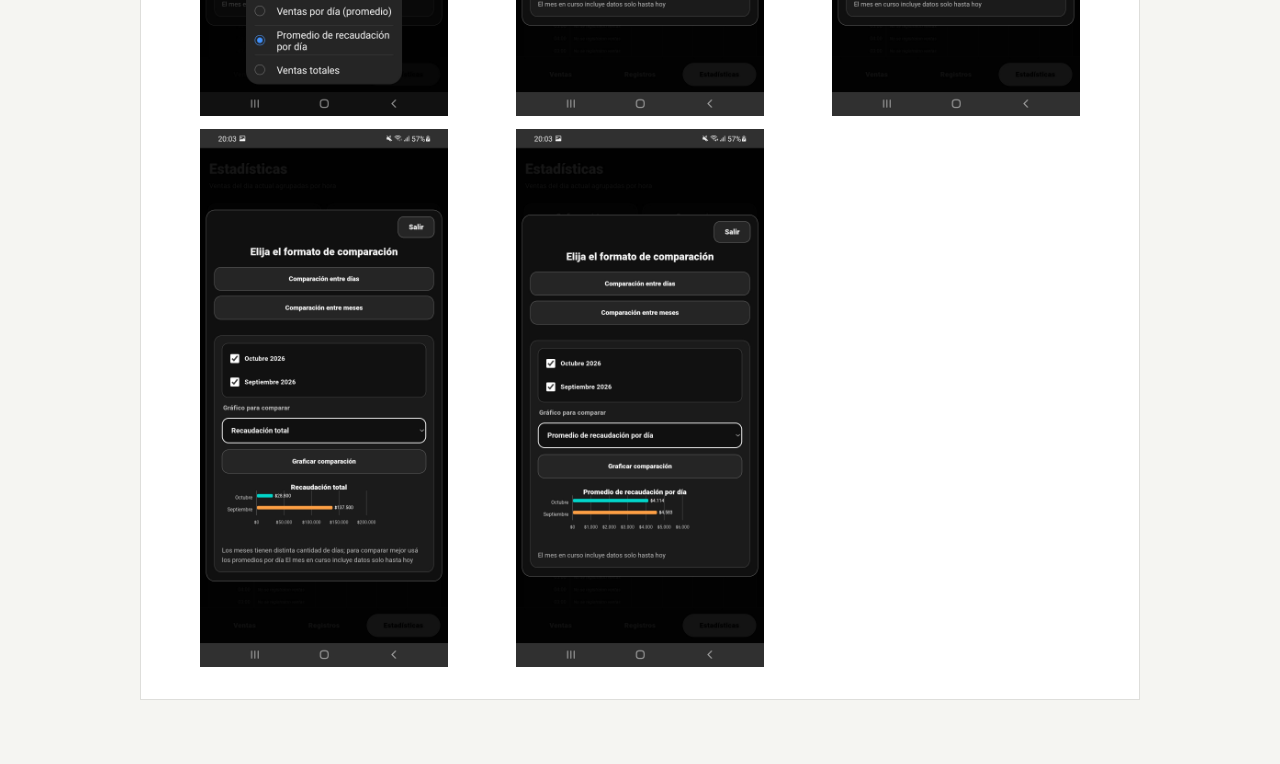
<file: producto-3.html>
<!doctype html>
<html lang="es">
  <head>
    <meta charset="utf-8" />
    <meta name="viewport" content="width=device-width, initial-scale=1" />
    <meta
      name="description"
      content="Información completa sobre Gestor de Ventas Intermedio de OMP Tecnologías."
    />
    <title>Gestor de Ventas Intermedio | OMP Tecnologías</title>
    <link rel="stylesheet" href="style.css" />
  </head>
  <body>
    <header class="site-header">
      <nav class="navbar" aria-label="Navegación principal">
        <a class="brand" href="index.html">OMP Tecnologías</a>
        <ul class="nav-links">
          <li><a href="index.html">Home</a></li>
          <li><a href="product.html" aria-current="page">Productos</a></li>
          <li><a href="instalacion.html">Instalación</a></li>
          <li><a href="solicitar-programa.html">Solicitar programa</a></li>
        </ul>
      </nav>
    </header>
    <main class="detail-page">
      <header class="detail-heading">
        <p class="eyebrow">Información completa del producto</p>
        <h1 class="product-title">Gestor de Ventas Intermedio</h1>
        <ul class="product-meta">
          <li><strong>SISTEMA:</strong> Android (Teléfono)</li>
          <li><strong>ESTADO:</strong> Disponible</li>
          <li><strong>PRECIO MENSUAL:</strong> $15.000</li>
          <li><strong>TIEMPO DE USO:</strong> 35 dias</li>
        </ul>
      </header>
      <nav
        class="section-nav"
        aria-label="Secciones de Gestor de Ventas Intermedio"
      >
        <a href="#informacion">Información</a><a href="#imagenes">Imágenes</a
        ><a
          class="back-to-product"
          href="product.html#gestor-de-ventas-intermedio"
          >Volver al producto</a
        >
      </nav>
      <section
        class="full-information"
        id="informacion"
        aria-labelledby="information-heading"
      >
        <h5 class="visually-hidden" id="information-heading">
          Información completa
        </h5>
        <section class="product-section">
          <h5>DESCRIPCIÓN</h5>
          <p>
            Sistema multiplataforma enfocado en el registro de transacciones
            diarias y análisis de datos. Permite llevar un control exacto de la
            recaudación y la cantidad de operaciones, incorporando herramientas
            visuales de métricas, sin requerir la administración de un módulo de
            control de stock.
          </p>
        </section>
        <section class="product-section">
          <h5>HERRAMIENTAS Y FUNCIONALIDADES</h5>
          <ul class="feature-list">
            <li>
              <strong>Numeración automática:</strong> El sistema asigna de forma
              automática un número correlativo a cada nueva venta registrada.
            </li>
            <li>
              <strong>Cálculo de recaudación:</strong> Suma automáticamente los
              importes de todas las operaciones del día, arrojando totales
              exactos sin requerir cálculos manuales.
            </li>
            <li>
              <strong>Carga libre de productos:</strong> Permite el ingreso
              manual y en texto libre del nombre del artículo, así como
              especificar la cantidad y la unidad de medida (por ejemplo,
              kilogramos).
            </li>
            <li>
              <strong>Tipos de pago:</strong> Registrá cada venta como efectivo,
              transferencia o pago mixto. Consultá cuánto ingresó por cada
              método por separado o revisá la recaudación total combinada.
            </li>
            <li>
              <strong>Edición de operaciones:</strong> Habilita la corrección de
              datos en ventas ya cargadas, manteniendo inalterables el número de
              venta y la hora original del registro.
            </li>
            <li>
              <strong>Reinicio diario (Auto-clean-day):</strong> Al iniciar un
              nuevo día, el sistema limpia la pantalla principal de ventas
              automáticamente para comenzar una nueva jornada sin mezclar datos
              de días anteriores.
            </li>
            <li>
              <strong>Historial y reportes (Diario y Mensual):</strong> Al
              finalizar la jornada, las operaciones se guardan en un registro
              diario detallado. Al cierre de cada mes, todos los registros
              diarios se consolidan automáticamente en un registro mensual.
            </li>
            <li>
              <strong>Panel de Análisis y Gráficos (Dashboard):</strong>
              Generación automática de gráficos y métricas basados en el
              historial de operaciones diarias y mensuales. Permite al usuario
              seleccionar gráficos personalizados para realizar comparaciones,
              analizar tendencias de recaudación y visualizar estadísticas
              específicas, como las horas pico de mayor volumen de ventas.
            </li>
          </ul>
        </section>
      </section>
      <section class="product-section payment-methods" aria-labelledby="payment-methods-title"><h2 id="payment-methods-title">Métodos de pago</h2><ul class="feature-list"><li><strong>Efectivo:</strong> Se requiere coordinar previamente el horario y el lugar para realizar el pago.</li><li><strong>Transferencia:</strong> Disponible mediante las billeteras virtuales Mercado Pago y BNA+.</li></ul></section><section class="product-actions detail-product-actions" aria-label="Solicitudes para Gestor de Ventas Intermedio"><a class="request-button" href="https://wa.me/5493874143496?text=Hola%20buenas%2C%20quiero%20solicitar%20Gestor%20de%20Ventas%20Intermedio" target="_blank" rel="noopener noreferrer">Solicitar programa</a><a class="demo-button" href="https://wa.me/5493874143496?text=Hola%20buenas%2C%20quiero%20solicitar%20una%20demo%20gratis%20de%207%20d%C3%ADas%20del%20programa%20Gestor%20de%20Ventas%20Intermedio" target="_blank" rel="noopener noreferrer">Solicitar demo gratis de 7 días</a></section>
      <section
        class="detail-media"
        id="imagenes"
        aria-labelledby="images-heading"
      >
        <h2 id="images-heading">Imágenes de las funciones adicionales</h2>
        <p class="image-note">
          Estas capturas muestran las funciones nuevas de esta versión. Para
          ver las pantallas y funciones del programa básico, consulta sus
          imágenes.
        </p>
        <a
          class="secondary-button image-baseline-button"
          href="producto-2.html#imagenes"
          >Ver imágenes normales del producto</a
        >
        <h3>Imágenes en celular</h3>
        <div class="gallery-grid gallery-grid--phone">
          <div
            class="gallery-image config-preview product-3-phone-1"
            role="img"
            aria-label="Captura del programa en celular, imagen 1"
          ></div>
          <div
            class="gallery-image config-preview product-3-phone-5"
            role="img"
            aria-label="Captura del programa en celular, imagen 5"
          ></div>
          <div
            class="gallery-image config-preview product-3-phone-3"
            role="img"
            aria-label="Captura del programa en celular, imagen 3"
          ></div>
          <div
            class="gallery-image config-preview product-3-phone-4"
            role="img"
            aria-label="Captura del programa en celular, imagen 4"
          ></div>
          <div
            class="gallery-image config-preview product-3-phone-5"
            role="img"
            aria-label="Captura del programa en celular, imagen 5"
          ></div>
          <div
            class="gallery-image config-preview product-3-phone-6"
            role="img"
            aria-label="Captura del programa en celular, imagen 6"
          ></div>
          <div
            class="gallery-image config-preview product-3-phone-7"
            role="img"
            aria-label="Captura del programa en celular, imagen 7"
          ></div>
          <div
            class="gallery-image config-preview product-3-phone-8"
            role="img"
            aria-label="Captura del programa en celular, imagen 8"
          ></div>
          <div
            class="gallery-image config-preview product-3-phone-9"
            role="img"
            aria-label="Captura del programa en celular, imagen 9"
          ></div>
          <div
            class="gallery-image config-preview product-3-phone-10"
            role="img"
            aria-label="Captura del programa en celular, imagen 10"
          ></div>
          <div
            class="gallery-image config-preview product-3-phone-11"
            role="img"
            aria-label="Captura del programa en celular, imagen 11"
          ></div>
        </div>
      </section>
    </main>
  </body>
</html>
</file>
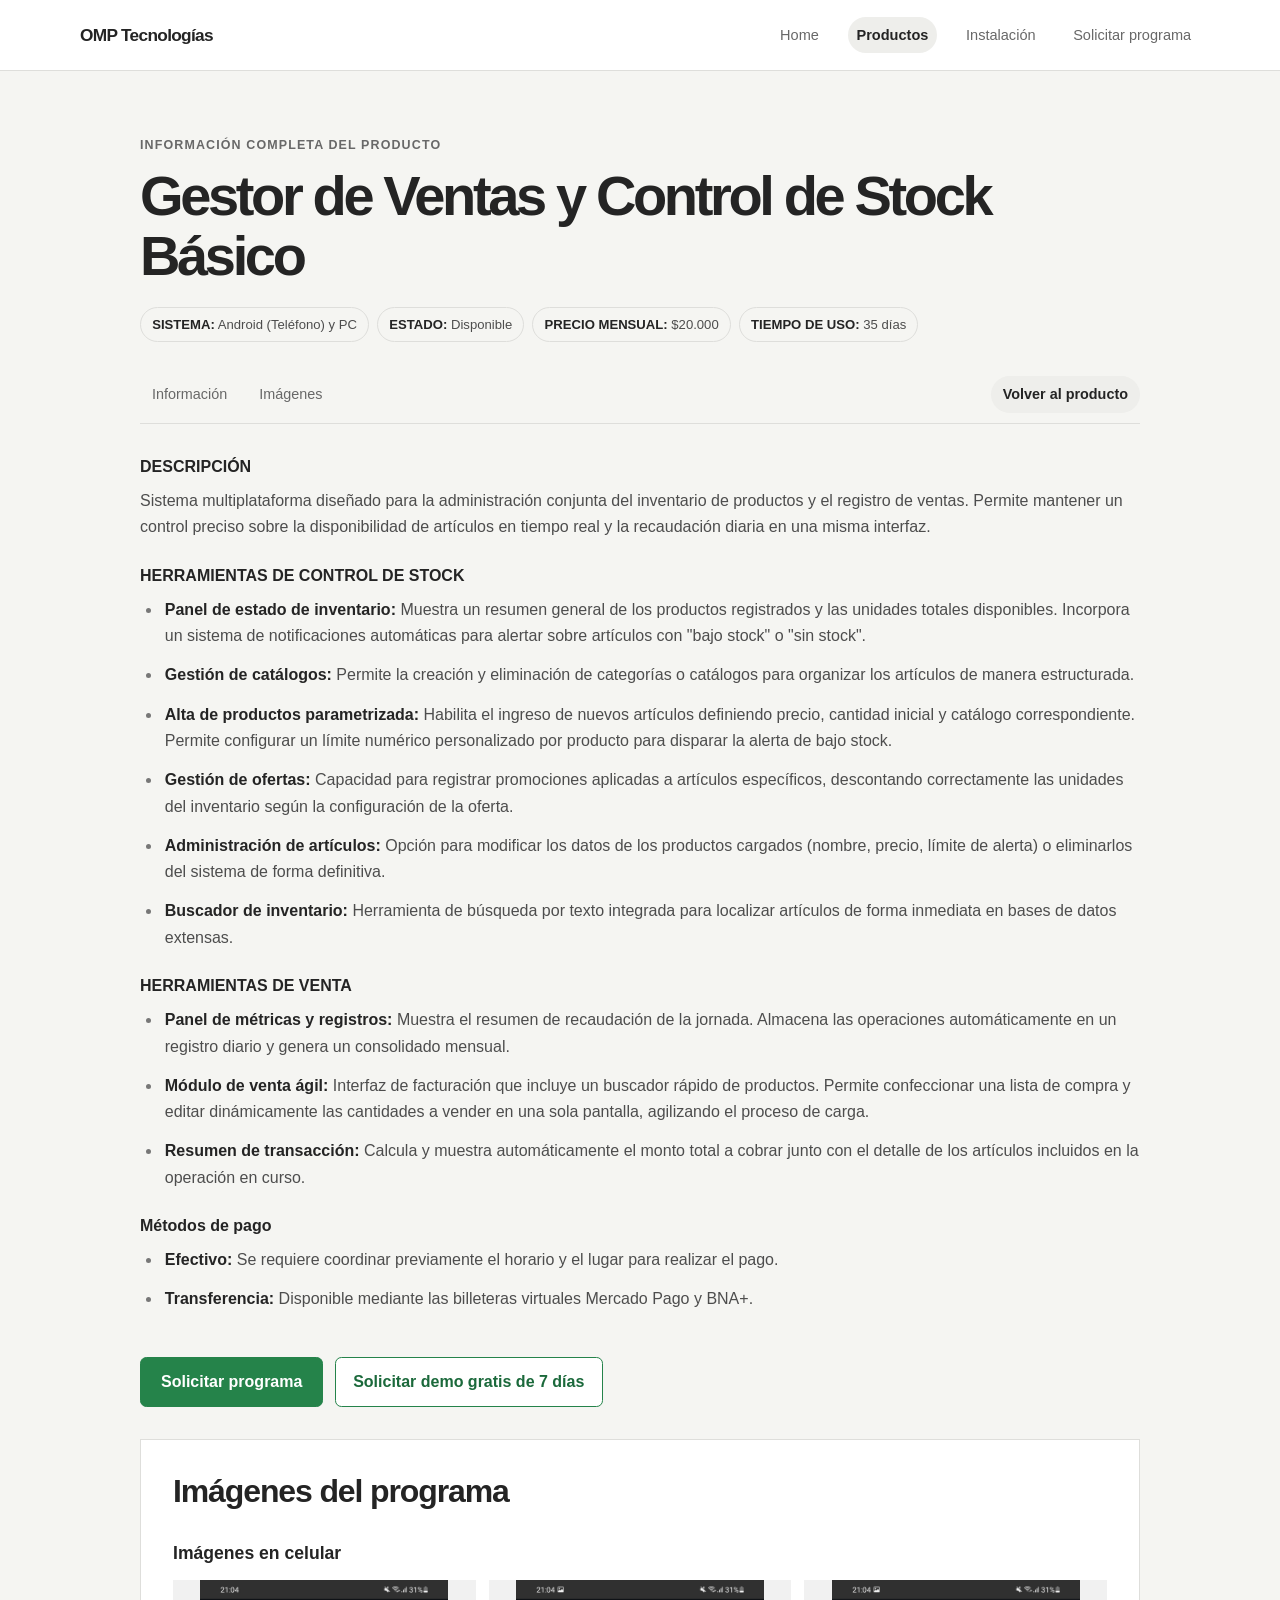
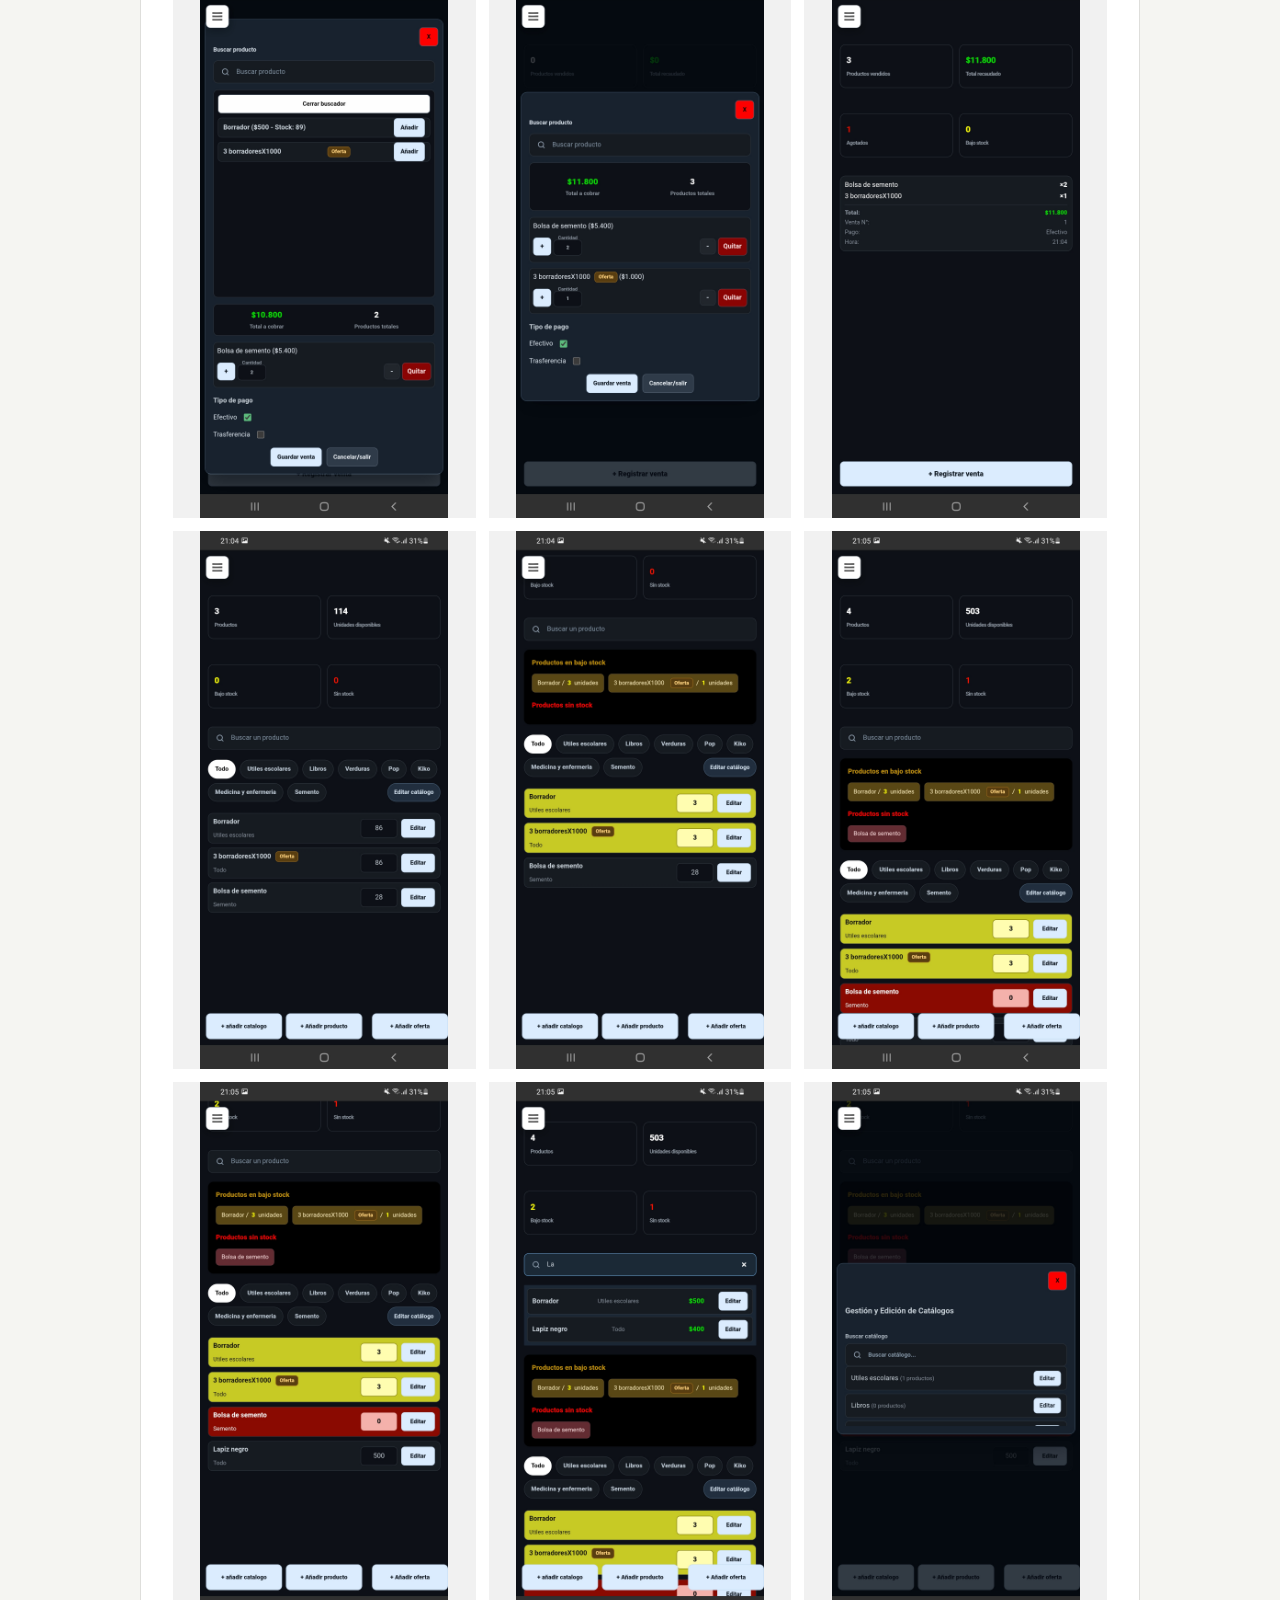
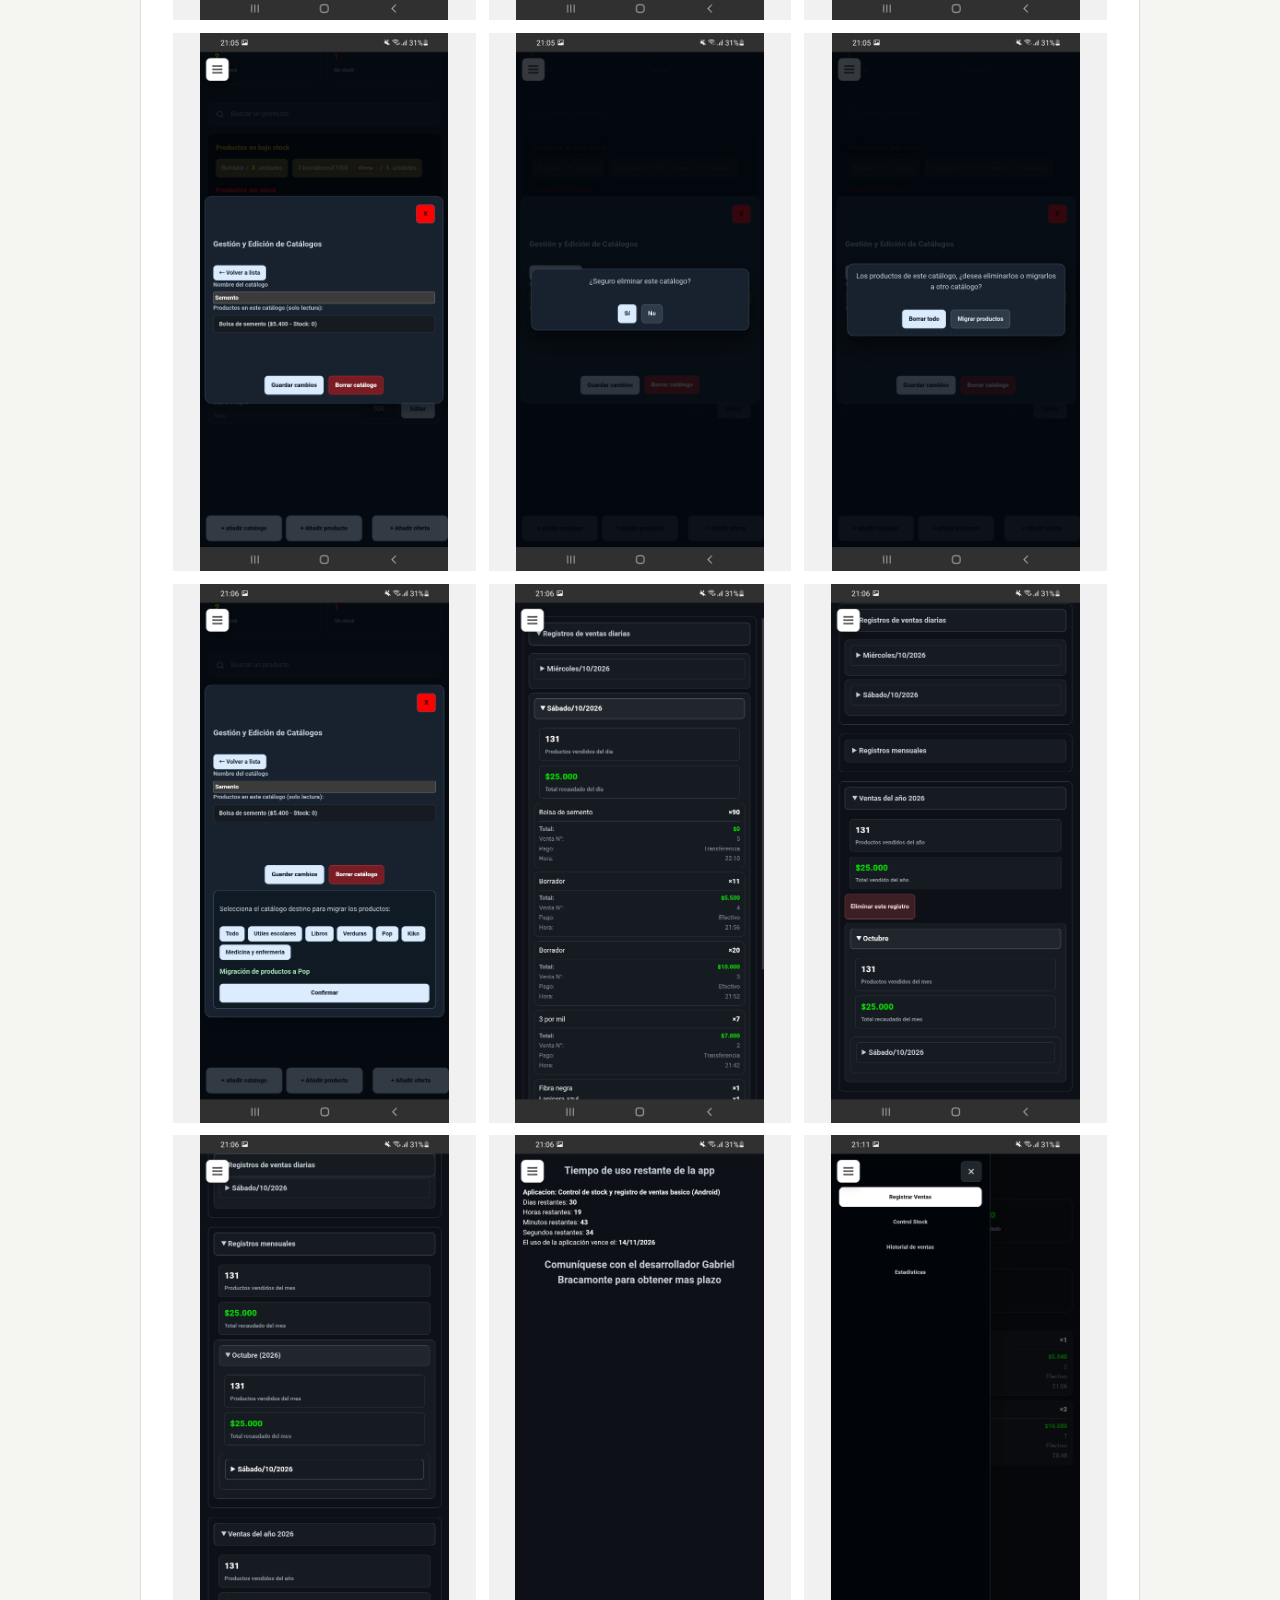
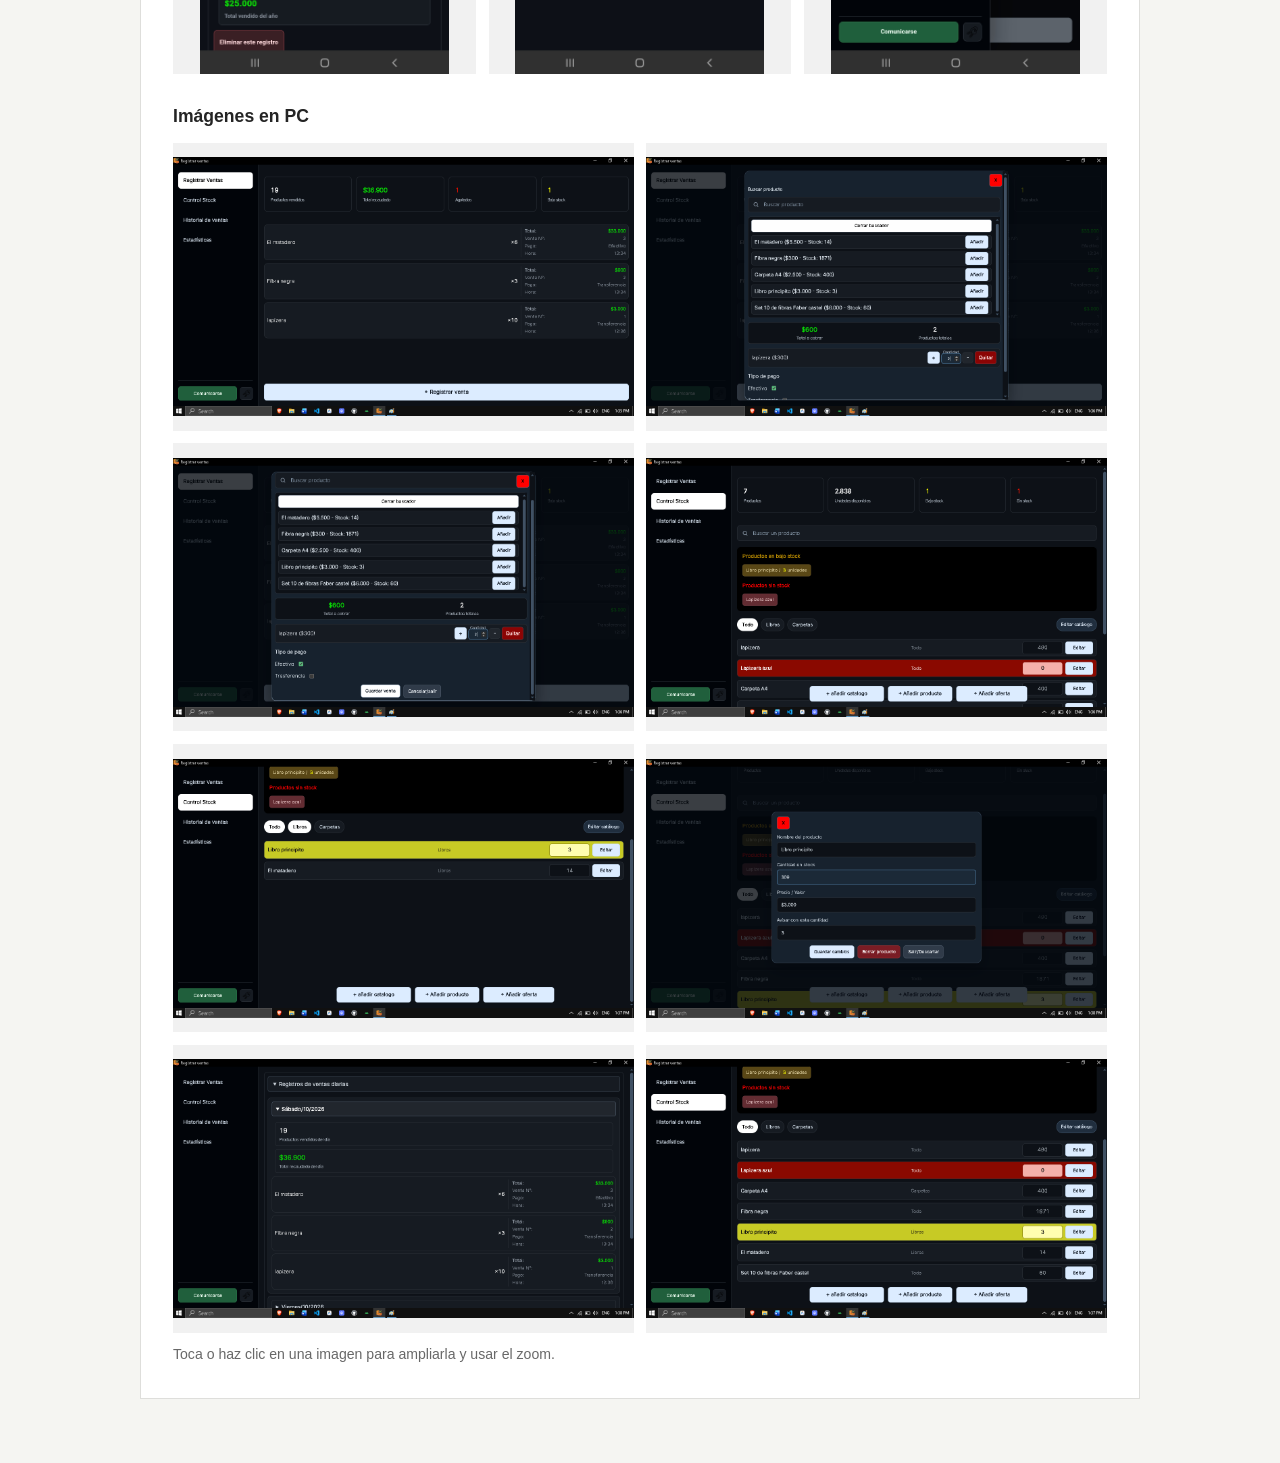
<file: producto-5.html>
<!doctype html>
<html lang="es">
  <head>
    <meta charset="utf-8" />
    <meta name="viewport" content="width=device-width, initial-scale=1" />
    <meta
      name="description"
      content="Información completa sobre Gestor de Ventas y Control de Stock Básico de OMP Tecnologías."
    />
    <title>Gestor de Ventas y Control de Stock Básico | OMP Tecnologías</title>
    <link rel="stylesheet" href="style.css" />
    <link rel="stylesheet" href="load-img.css" />
  </head>
  <body>
    <header class="site-header">
      <nav class="navbar" aria-label="Navegación principal">
        <a class="brand" href="index.html">OMP Tecnologías</a>
        <ul class="nav-links">
          <li><a href="index.html">Home</a></li>
          <li><a href="product.html" aria-current="page">Productos</a></li>
          <li><a href="instalacion.html">Instalación</a></li>
          <li><a href="solicitar-programa.html">Solicitar programa</a></li>
        </ul>
      </nav>
    </header>
    <main class="detail-page">
      <header class="detail-heading">
        <p class="eyebrow">Información completa del producto</p>
        <h1 class="product-title">
          Gestor de Ventas y Control de Stock Básico
        </h1>
        <ul class="product-meta">
          <li><strong>SISTEMA:</strong> Android (Teléfono) y PC</li>
          <li><strong>ESTADO:</strong> Disponible</li>
          <li><strong>PRECIO MENSUAL:</strong> $20.000</li>
          <li><strong>TIEMPO DE USO:</strong> 35 días</li>
        </ul>
      </header>
      <nav
        class="section-nav"
        aria-label="Secciones de Gestor de Ventas y Control de Stock Básico"
      >
        <a href="#informacion">Información</a><a href="#imagenes">Imágenes</a
        ><a
          class="back-to-product"
          href="product.html#gestor-de-ventas-y-control-de-stock-basico"
          >Volver al producto</a
        >
      </nav>
      <section
        class="full-information"
        id="informacion"
        aria-labelledby="information-heading"
      >
        <h2 class="visually-hidden" id="information-heading">
          Información completa
        </h2>
        <section class="product-section">
          <h2>DESCRIPCIÓN</h2>
          <p>
            Sistema multiplataforma diseñado para la administración conjunta del
            inventario de productos y el registro de ventas. Permite mantener un
            control preciso sobre la disponibilidad de artículos en tiempo real
            y la recaudación diaria en una misma interfaz.
          </p>
        </section>
        <section class="product-section">
          <h2>HERRAMIENTAS DE CONTROL DE STOCK</h2>
          <ul class="feature-list">
            <li>
              <strong>Panel de estado de inventario:</strong> Muestra un resumen
              general de los productos registrados y las unidades totales
              disponibles. Incorpora un sistema de notificaciones automáticas
              para alertar sobre artículos con &quot;bajo stock&quot; o
              &quot;sin stock&quot;.
            </li>
            <li>
              <strong>Gestión de catálogos:</strong> Permite la creación y
              eliminación de categorías o catálogos para organizar los artículos
              de manera estructurada.
            </li>
            <li>
              <strong>Alta de productos parametrizada:</strong> Habilita el
              ingreso de nuevos artículos definiendo precio, cantidad inicial y
              catálogo correspondiente. Permite configurar un límite numérico
              personalizado por producto para disparar la alerta de bajo stock.
            </li>
            <li>
              <strong>Gestión de ofertas:</strong> Capacidad para registrar
              promociones aplicadas a artículos específicos, descontando
              correctamente las unidades del inventario según la configuración
              de la oferta.
            </li>
            <li>
              <strong>Administración de artículos:</strong> Opción para
              modificar los datos de los productos cargados (nombre, precio,
              límite de alerta) o eliminarlos del sistema de forma definitiva.
            </li>
            <li>
              <strong>Buscador de inventario:</strong> Herramienta de búsqueda
              por texto integrada para localizar artículos de forma inmediata en
              bases de datos extensas.
            </li>
          </ul>
        </section>
        <section class="product-section">
          <h2>HERRAMIENTAS DE VENTA</h2>
          <ul class="feature-list">
            <li>
              <strong>Panel de métricas y registros:</strong> Muestra el resumen
              de recaudación de la jornada. Almacena las operaciones
              automáticamente en un registro diario y genera un consolidado
              mensual.
            </li>
            <li>
              <strong>Módulo de venta ágil:</strong> Interfaz de facturación que
              incluye un buscador rápido de productos. Permite confeccionar una
              lista de compra y editar dinámicamente las cantidades a vender en
              una sola pantalla, agilizando el proceso de carga.
            </li>
            <li>
              <strong>Resumen de transacción:</strong> Calcula y muestra
              automáticamente el monto total a cobrar junto con el detalle de
              los artículos incluidos en la operación en curso.
            </li>
          </ul>
        </section>
      </section>
      <section
        class="product-section payment-methods"
        aria-labelledby="payment-methods-title"
      >
        <h2 id="payment-methods-title">Métodos de pago</h2>
        <ul class="feature-list">
          <li>
            <strong>Efectivo:</strong> Se requiere coordinar previamente el
            horario y el lugar para realizar el pago.
          </li>
          <li>
            <strong>Transferencia:</strong> Disponible mediante las billeteras
            virtuales Mercado Pago y BNA+.
          </li>
        </ul>
      </section>
      <section
        class="product-actions detail-product-actions"
        aria-label="Solicitudes para Gestor de Ventas y Control de Stock Básico"
      >
        <a
          class="request-button"
          href="https://wa.me/5493874143496?text=Hola%20buenas%2C%20quiero%20solicitar%20Gestor%20de%20Ventas%20y%20Control%20de%20Stock%20B%C3%A1sico"
          target="_blank"
          rel="noopener noreferrer"
          >Solicitar programa</a
        ><a
          class="demo-button"
          href="https://wa.me/5493874143496?text=Hola%20buenas%2C%20quiero%20solicitar%20una%20demo%20gratis%20de%207%20d%C3%ADas%20del%20programa%20Gestor%20de%20Ventas%20y%20Control%20de%20Stock%20B%C3%A1sico"
          target="_blank"
          rel="noopener noreferrer"
          >Solicitar demo gratis de 7 días</a
        >
      </section>
      <section
        class="detail-media"
        id="imagenes"
        aria-labelledby="images-heading"
      >
        <h2 id="images-heading">Imágenes del programa</h2>
        <h3>Imágenes en celular</h3>
        <div class="gallery-grid gallery-grid--phone">
          <div
            class="gallery-image stock-capture product-5-stock-01"
            role="button"
            tabindex="0"
            aria-label="Ampliar captura 1 del programa en celular"
            data-image-label="Captura 1 del programa en celular"
          ></div>
          <div
            class="gallery-image stock-capture product-5-stock-02"
            role="button"
            tabindex="0"
            aria-label="Ampliar captura 2 del programa en celular"
            data-image-label="Captura 2 del programa en celular"
          ></div>
          <div
            class="gallery-image stock-capture product-5-stock-03"
            role="button"
            tabindex="0"
            aria-label="Ampliar captura 3 del programa en celular"
            data-image-label="Captura 3 del programa en celular"
          ></div>
          <div
            class="gallery-image stock-capture product-5-stock-04"
            role="button"
            tabindex="0"
            aria-label="Ampliar captura 4 del programa en celular"
            data-image-label="Captura 4 del programa en celular"
          ></div>
          <div
            class="gallery-image stock-capture product-5-stock-05"
            role="button"
            tabindex="0"
            aria-label="Ampliar captura 5 del programa en celular"
            data-image-label="Captura 5 del programa en celular"
          ></div>
          <div
            class="gallery-image stock-capture product-5-stock-06"
            role="button"
            tabindex="0"
            aria-label="Ampliar captura 6 del programa en celular"
            data-image-label="Captura 6 del programa en celular"
          ></div>
          <div
            class="gallery-image stock-capture product-5-stock-07"
            role="button"
            tabindex="0"
            aria-label="Ampliar captura 7 del programa en celular"
            data-image-label="Captura 7 del programa en celular"
          ></div>
          <div
            class="gallery-image stock-capture product-5-stock-08"
            role="button"
            tabindex="0"
            aria-label="Ampliar captura 8 del programa en celular"
            data-image-label="Captura 8 del programa en celular"
          ></div>
          <div
            class="gallery-image stock-capture product-5-stock-09"
            role="button"
            tabindex="0"
            aria-label="Ampliar captura 9 del programa en celular"
            data-image-label="Captura 9 del programa en celular"
          ></div>
          <div
            class="gallery-image stock-capture product-5-stock-10"
            role="button"
            tabindex="0"
            aria-label="Ampliar captura 10 del programa en celular"
            data-image-label="Captura 10 del programa en celular"
          ></div>
          <div
            class="gallery-image stock-capture product-5-stock-11"
            role="button"
            tabindex="0"
            aria-label="Ampliar captura 11 del programa en celular"
            data-image-label="Captura 11 del programa en celular"
          ></div>
          <div
            class="gallery-image stock-capture product-5-stock-12"
            role="button"
            tabindex="0"
            aria-label="Ampliar captura 12 del programa en celular"
            data-image-label="Captura 12 del programa en celular"
          ></div>
          <div
            class="gallery-image stock-capture product-5-stock-13"
            role="button"
            tabindex="0"
            aria-label="Ampliar captura 13 del programa en celular"
            data-image-label="Captura 13 del programa en celular"
          ></div>
          <div
            class="gallery-image stock-capture product-5-stock-14"
            role="button"
            tabindex="0"
            aria-label="Ampliar captura 14 del programa en celular"
            data-image-label="Captura 14 del programa en celular"
          ></div>
          <div
            class="gallery-image stock-capture product-5-stock-15"
            role="button"
            tabindex="0"
            aria-label="Ampliar captura 15 del programa en celular"
            data-image-label="Captura 15 del programa en celular"
          ></div>
          <div
            class="gallery-image stock-capture product-5-stock-16"
            role="button"
            tabindex="0"
            aria-label="Ampliar captura 16 del programa en celular"
            data-image-label="Captura 16 del programa en celular"
          ></div>
          <div
            class="gallery-image stock-capture product-5-stock-17"
            role="button"
            tabindex="0"
            aria-label="Ampliar captura 17 del programa en celular"
            data-image-label="Captura 17 del programa en celular"
          ></div>
          <div
            class="gallery-image stock-capture product-5-stock-18"
            role="button"
            tabindex="0"
            aria-label="Ampliar captura 18 del programa en celular"
            data-image-label="Captura 18 del programa en celular"
          ></div>
        </div>
        <h3>Imágenes en PC</h3>
        <div class="gallery-grid gallery-grid--computer">
          <div
            class="gallery-image stock-capture product-5-pc-01"
            role="button"
            tabindex="0"
            aria-label="Ampliar captura 1 del programa en PC"
            data-image-label="Captura 1 del programa en PC"
          ></div>
          <div
            class="gallery-image stock-capture product-5-pc-02"
            role="button"
            tabindex="0"
            aria-label="Ampliar captura 2 del programa en PC"
            data-image-label="Captura 2 del programa en PC"
          ></div>
          <div
            class="gallery-image stock-capture product-5-pc-03"
            role="button"
            tabindex="0"
            aria-label="Ampliar captura 3 del programa en PC"
            data-image-label="Captura 3 del programa en PC"
          ></div>
          <div
            class="gallery-image stock-capture product-5-pc-04"
            role="button"
            tabindex="0"
            aria-label="Ampliar captura 4 del programa en PC"
            data-image-label="Captura 4 del programa en PC"
          ></div>
          <div
            class="gallery-image stock-capture product-5-pc-05"
            role="button"
            tabindex="0"
            aria-label="Ampliar captura 5 del programa en PC"
            data-image-label="Captura 5 del programa en PC"
          ></div>
          <div
            class="gallery-image stock-capture product-5-pc-06"
            role="button"
            tabindex="0"
            aria-label="Ampliar captura 6 del programa en PC"
            data-image-label="Captura 6 del programa en PC"
          ></div>
          <div
            class="gallery-image stock-capture product-5-pc-07"
            role="button"
            tabindex="0"
            aria-label="Ampliar captura 7 del programa en PC"
            data-image-label="Captura 7 del programa en PC"
          ></div>
          <div
            class="gallery-image stock-capture product-5-pc-08"
            role="button"
            tabindex="0"
            aria-label="Ampliar captura 8 del programa en PC"
            data-image-label="Captura 8 del programa en PC"
          ></div>
        </div>
        <p class="media-help">
          Toca o haz clic en una imagen para ampliarla y usar el zoom.
        </p>
      </section>
    </main>
    <script src="script.js" defer></script>
  </body>
</html>
</file>
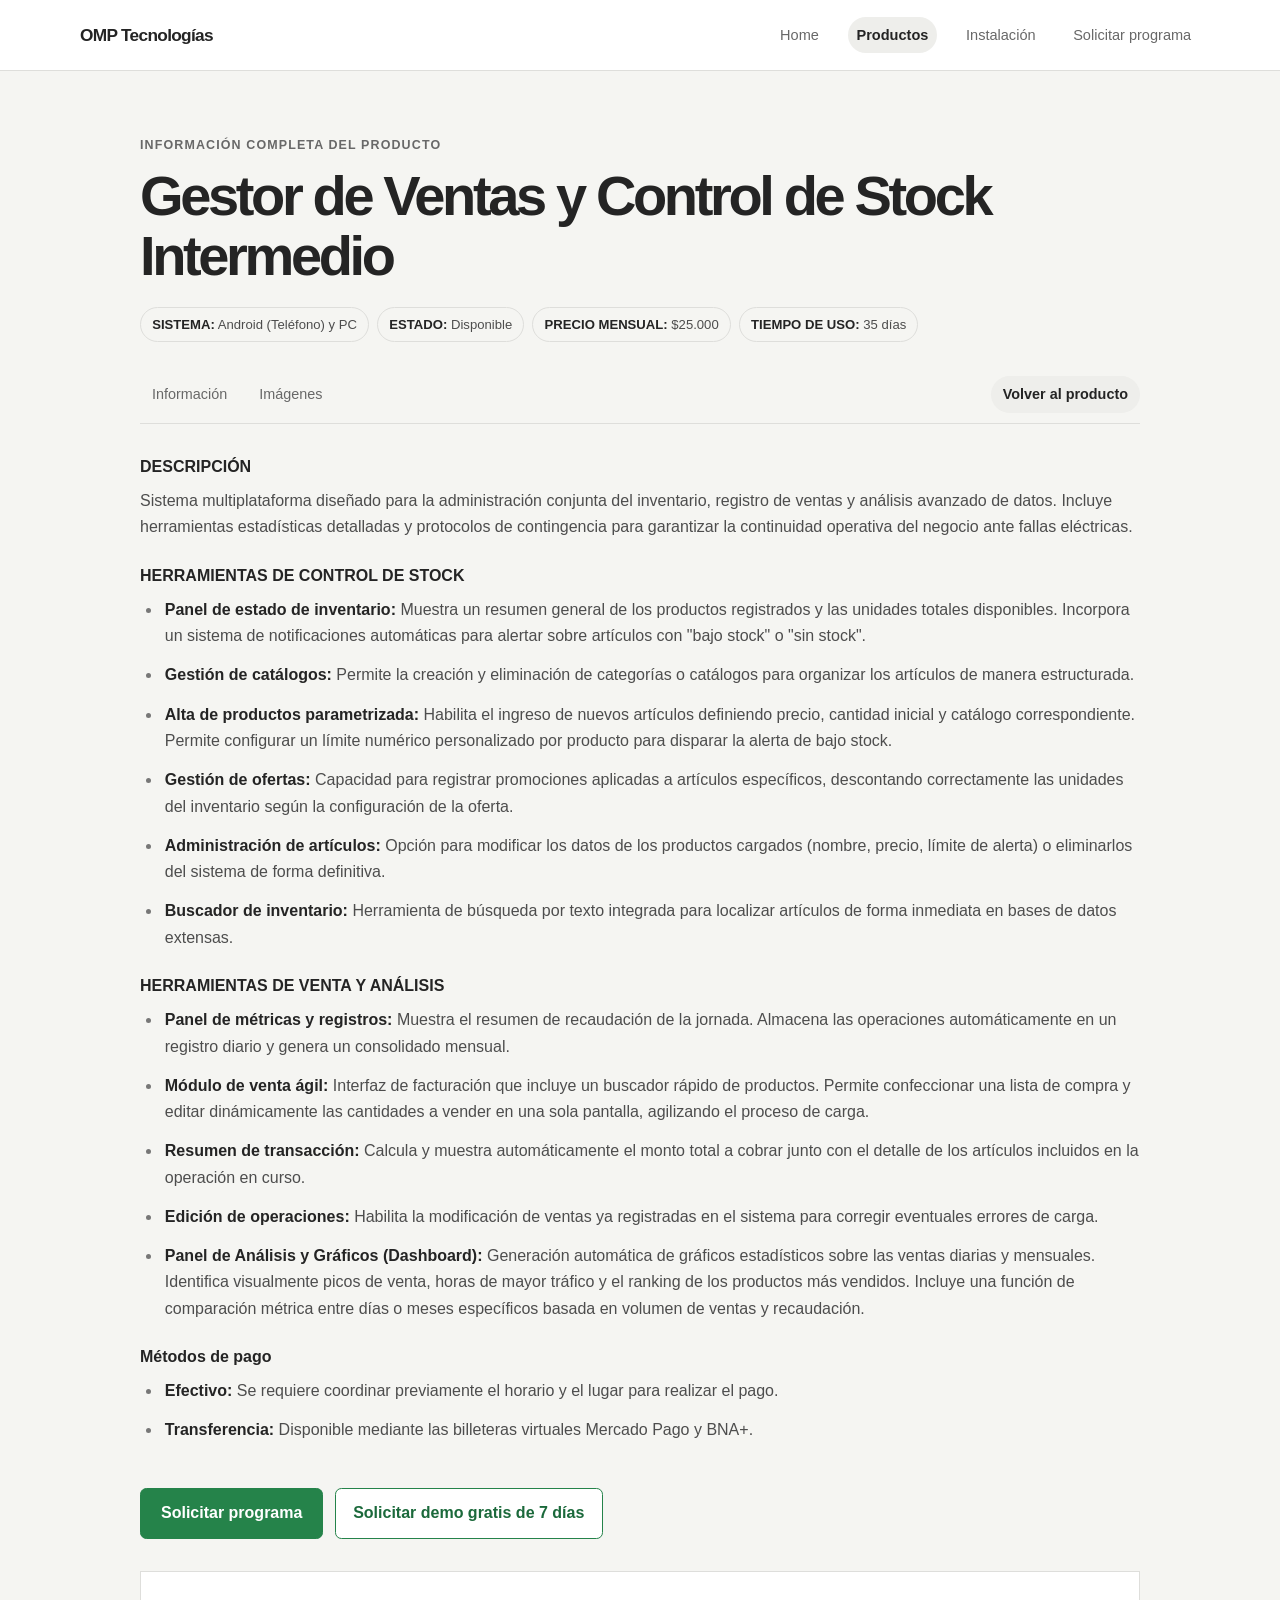
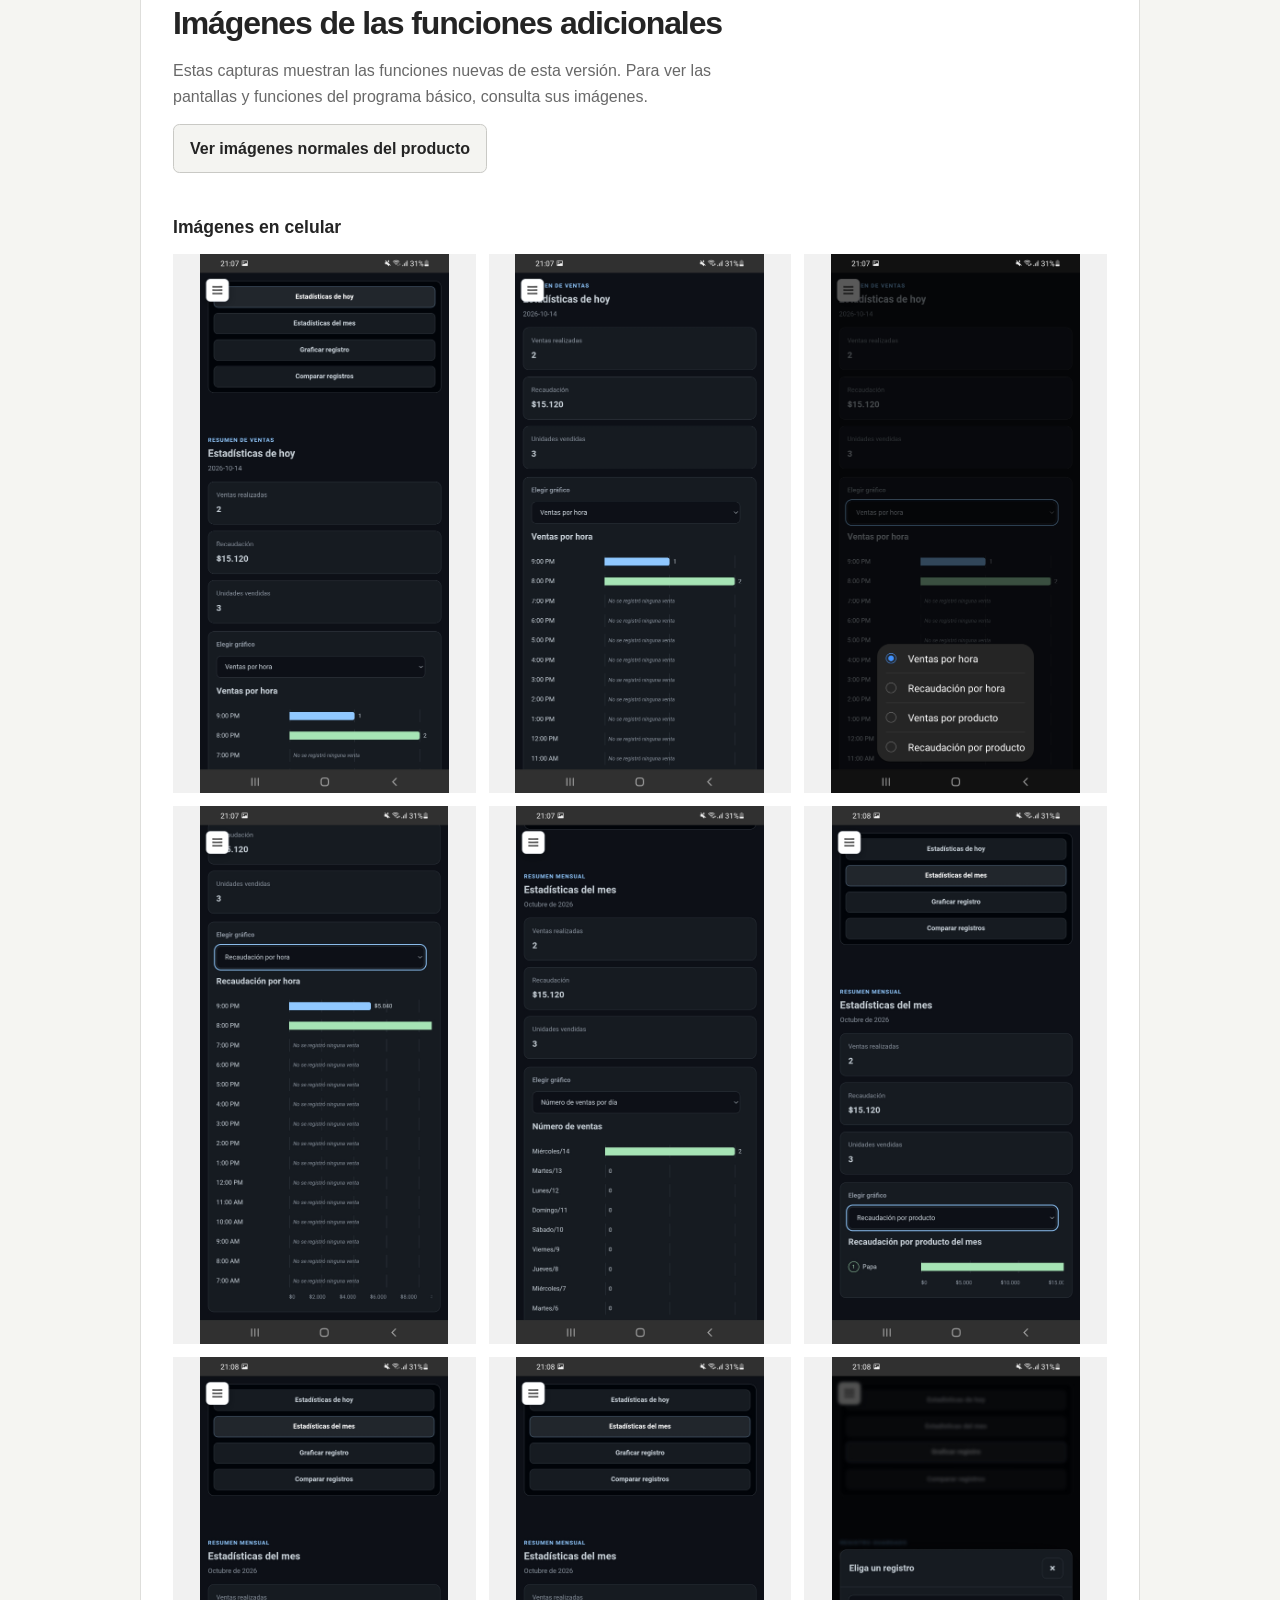
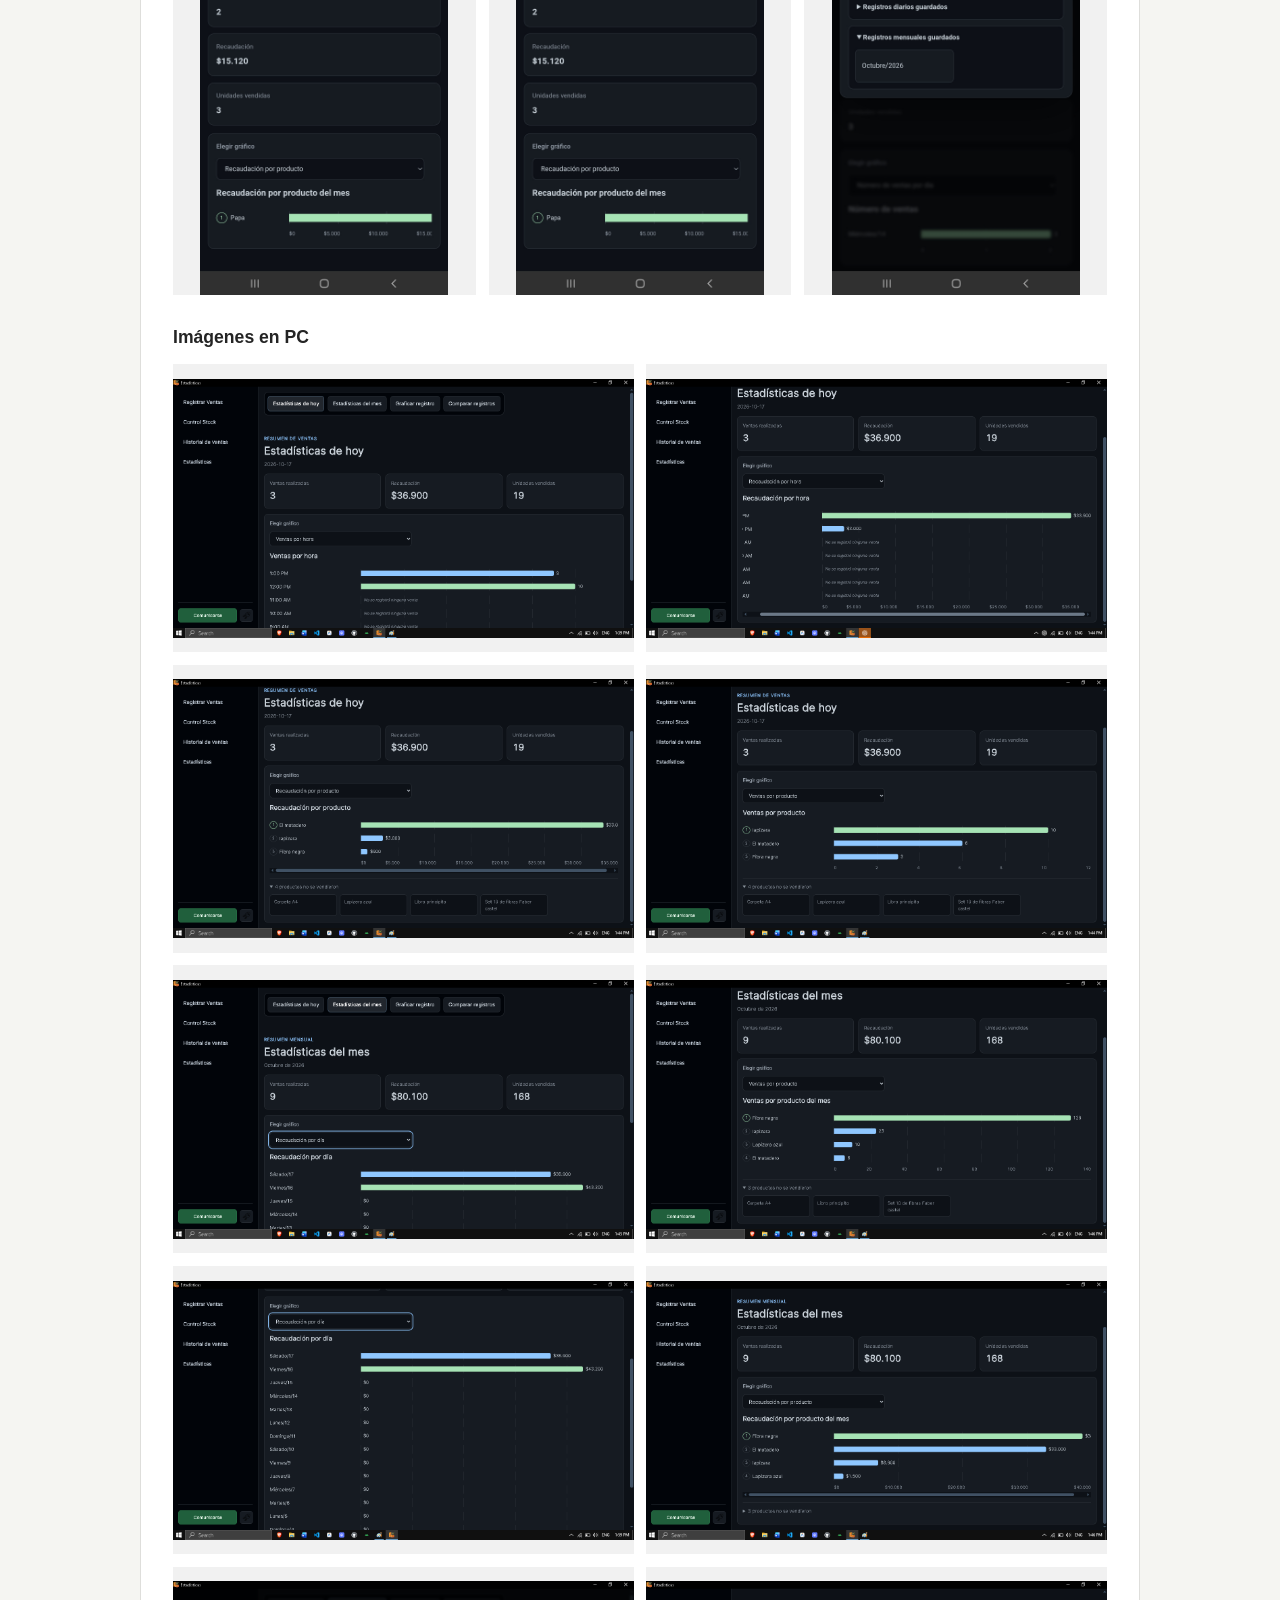
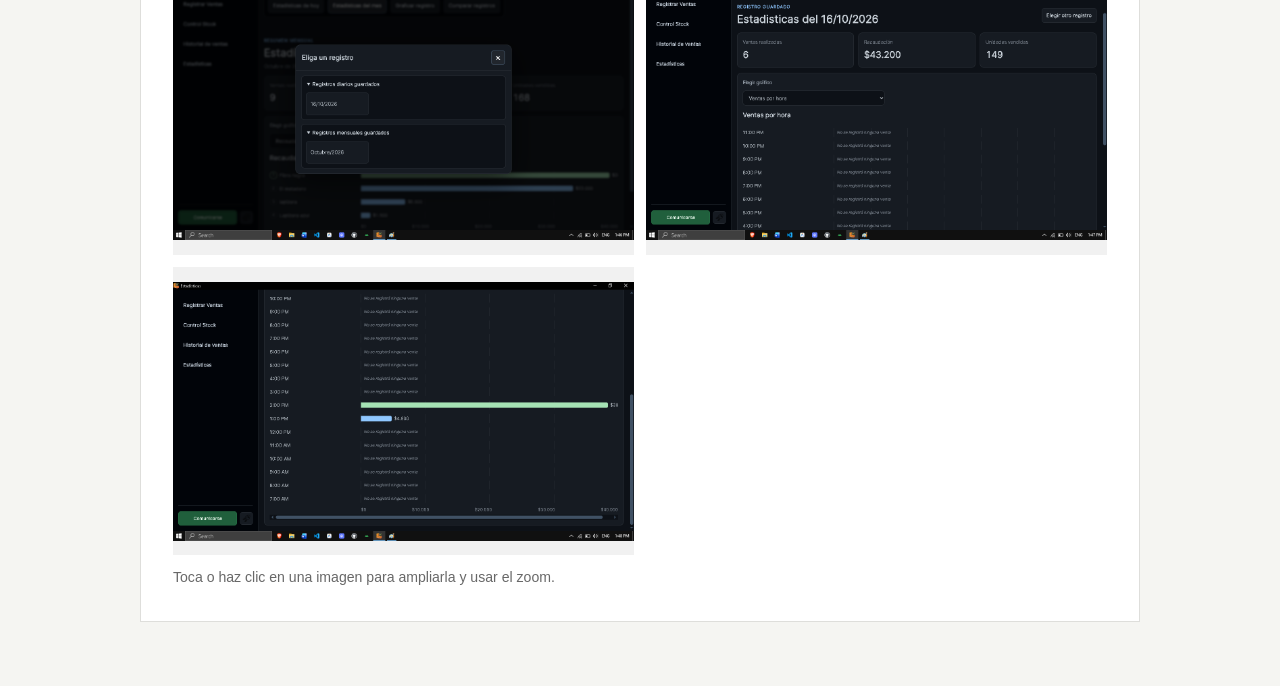
<file: producto-6.html>
<!doctype html>
<html lang="es">
  <head>
    <meta charset="utf-8" />
    <meta name="viewport" content="width=device-width, initial-scale=1" />
    <meta
      name="description"
      content="Información completa sobre Gestor de Ventas y Control de Stock Intermedio de OMP Tecnologías."
    />
    <title>
      Gestor de Ventas y Control de Stock Intermedio | OMP Tecnologías
    </title>
    <link rel="stylesheet" href="style.css" />
    <link rel="stylesheet" href="load-img.css" />
  </head>
  <body>
    <header class="site-header">
      <nav class="navbar" aria-label="Navegación principal">
        <a class="brand" href="index.html">OMP Tecnologías</a>
        <ul class="nav-links">
          <li><a href="index.html">Home</a></li>
          <li><a href="product.html" aria-current="page">Productos</a></li>
          <li><a href="instalacion.html">Instalación</a></li>
          <li><a href="solicitar-programa.html">Solicitar programa</a></li>
        </ul>
      </nav>
    </header>
    <main class="detail-page">
      <header class="detail-heading">
        <p class="eyebrow">Información completa del producto</p>
        <h1 class="product-title">
          Gestor de Ventas y Control de Stock Intermedio
        </h1>
        <ul class="product-meta">
          <li><strong>SISTEMA:</strong> Android (Teléfono) y PC</li>
          <li><strong>ESTADO:</strong> Disponible</li>
          <li><strong>PRECIO MENSUAL:</strong> $25.000</li>
          <li><strong>TIEMPO DE USO:</strong> 35 días</li>
        </ul>
      </header>
      <nav
        class="section-nav"
        aria-label="Secciones de Gestor de Ventas y Control de Stock Intermedio"
      >
        <a href="#informacion">Información</a><a href="#imagenes">Imágenes</a
        ><a
          class="back-to-product"
          href="product.html#gestor-de-ventas-y-control-de-stock-intermedio"
          >Volver al producto</a
        >
      </nav>
      <section
        class="full-information"
        id="informacion"
        aria-labelledby="information-heading"
      >
        <h2 class="visually-hidden" id="information-heading">
          Información completa
        </h2>
        <section class="product-section">
          <h2>DESCRIPCIÓN</h2>
          <p>
            Sistema multiplataforma diseñado para la administración conjunta del
            inventario, registro de ventas y análisis avanzado de datos. Incluye
            herramientas estadísticas detalladas y protocolos de contingencia
            para garantizar la continuidad operativa del negocio ante fallas
            eléctricas.
          </p>
        </section>
        <section class="product-section">
          <h2>HERRAMIENTAS DE CONTROL DE STOCK</h2>
          <ul class="feature-list">
            <li>
              <strong>Panel de estado de inventario:</strong> Muestra un resumen
              general de los productos registrados y las unidades totales
              disponibles. Incorpora un sistema de notificaciones automáticas
              para alertar sobre artículos con &quot;bajo stock&quot; o
              &quot;sin stock&quot;.
            </li>
            <li>
              <strong>Gestión de catálogos:</strong> Permite la creación y
              eliminación de categorías o catálogos para organizar los artículos
              de manera estructurada.
            </li>
            <li>
              <strong>Alta de productos parametrizada:</strong> Habilita el
              ingreso de nuevos artículos definiendo precio, cantidad inicial y
              catálogo correspondiente. Permite configurar un límite numérico
              personalizado por producto para disparar la alerta de bajo stock.
            </li>
            <li>
              <strong>Gestión de ofertas:</strong> Capacidad para registrar
              promociones aplicadas a artículos específicos, descontando
              correctamente las unidades del inventario según la configuración
              de la oferta.
            </li>
            <li>
              <strong>Administración de artículos:</strong> Opción para
              modificar los datos de los productos cargados (nombre, precio,
              límite de alerta) o eliminarlos del sistema de forma definitiva.
            </li>
            <li>
              <strong>Buscador de inventario:</strong> Herramienta de búsqueda
              por texto integrada para localizar artículos de forma inmediata en
              bases de datos extensas.
            </li>
          </ul>
        </section>
        <section class="product-section">
          <h2>HERRAMIENTAS DE VENTA Y ANÁLISIS</h2>
          <ul class="feature-list">
            <li>
              <strong>Panel de métricas y registros:</strong> Muestra el resumen
              de recaudación de la jornada. Almacena las operaciones
              automáticamente en un registro diario y genera un consolidado
              mensual.
            </li>
            <li>
              <strong>Módulo de venta ágil:</strong> Interfaz de facturación que
              incluye un buscador rápido de productos. Permite confeccionar una
              lista de compra y editar dinámicamente las cantidades a vender en
              una sola pantalla, agilizando el proceso de carga.
            </li>
            <li>
              <strong>Resumen de transacción:</strong> Calcula y muestra
              automáticamente el monto total a cobrar junto con el detalle de
              los artículos incluidos en la operación en curso.
            </li>
            <li>
              <strong>Edición de operaciones:</strong> Habilita la modificación
              de ventas ya registradas en el sistema para corregir eventuales
              errores de carga.
            </li>
            <li>
              <strong>Panel de Análisis y Gráficos (Dashboard):</strong>
              Generación automática de gráficos estadísticos sobre las ventas
              diarias y mensuales. Identifica visualmente picos de venta, horas
              de mayor tráfico y el ranking de los productos más vendidos.
              Incluye una función de comparación métrica entre días o meses
              específicos basada en volumen de ventas y recaudación.
            </li>
          </ul>
        </section>
      </section>
      <section
        class="product-section payment-methods"
        aria-labelledby="payment-methods-title"
      >
        <h2 id="payment-methods-title">Métodos de pago</h2>
        <ul class="feature-list">
          <li>
            <strong>Efectivo:</strong> Se requiere coordinar previamente el
            horario y el lugar para realizar el pago.
          </li>
          <li>
            <strong>Transferencia:</strong> Disponible mediante las billeteras
            virtuales Mercado Pago y BNA+.
          </li>
        </ul>
      </section>
      <section
        class="product-actions detail-product-actions"
        aria-label="Solicitudes para Gestor de Ventas y Control de Stock Intermedio"
      >
        <a
          class="request-button"
          href="https://wa.me/5493874143496?text=Hola%20buenas%2C%20quiero%20solicitar%20Gestor%20de%20Ventas%20y%20Control%20de%20Stock%20Intermedio"
          target="_blank"
          rel="noopener noreferrer"
          >Solicitar programa</a
        ><a
          class="demo-button"
          href="https://wa.me/5493874143496?text=Hola%20buenas%2C%20quiero%20solicitar%20una%20demo%20gratis%20de%207%20d%C3%ADas%20del%20programa%20Gestor%20de%20Ventas%20y%20Control%20de%20Stock%20Intermedio"
          target="_blank"
          rel="noopener noreferrer"
          >Solicitar demo gratis de 7 días</a
        >
      </section>
      <section
        class="detail-media"
        id="imagenes"
        aria-labelledby="images-heading"
      >
        <h2 id="images-heading">Imágenes de las funciones adicionales</h2>
        <p class="image-note">
          Estas capturas muestran las funciones nuevas de esta versión. Para ver
          las pantallas y funciones del programa básico, consulta sus imágenes.
        </p>
        <a
          class="secondary-button image-baseline-button"
          href="producto-5.html#imagenes"
          >Ver imágenes normales del producto</a
        >
        <h3>Imágenes en celular</h3>
        <div class="gallery-grid gallery-grid--phone">
          <div
            class="gallery-image stock-capture product-6-stock-01"
            role="button"
            tabindex="0"
            aria-label="Ampliar captura 1 del programa en celular"
            data-image-label="Captura 1 del programa en celular"
          ></div>
          <div
            class="gallery-image stock-capture product-6-stock-02"
            role="button"
            tabindex="0"
            aria-label="Ampliar captura 2 del programa en celular"
            data-image-label="Captura 2 del programa en celular"
          ></div>
          <div
            class="gallery-image stock-capture product-6-stock-03"
            role="button"
            tabindex="0"
            aria-label="Ampliar captura 3 del programa en celular"
            data-image-label="Captura 3 del programa en celular"
          ></div>
          <div
            class="gallery-image stock-capture product-6-stock-04"
            role="button"
            tabindex="0"
            aria-label="Ampliar captura 4 del programa en celular"
            data-image-label="Captura 4 del programa en celular"
          ></div>
          <div
            class="gallery-image stock-capture product-6-stock-05"
            role="button"
            tabindex="0"
            aria-label="Ampliar captura 5 del programa en celular"
            data-image-label="Captura 5 del programa en celular"
          ></div>
          <div
            class="gallery-image stock-capture product-6-stock-06"
            role="button"
            tabindex="0"
            aria-label="Ampliar captura 6 del programa en celular"
            data-image-label="Captura 6 del programa en celular"
          ></div>
          <div
            class="gallery-image stock-capture product-6-stock-07"
            role="button"
            tabindex="0"
            aria-label="Ampliar captura 7 del programa en celular"
            data-image-label="Captura 7 del programa en celular"
          ></div>
          <div
            class="gallery-image stock-capture product-6-stock-08"
            role="button"
            tabindex="0"
            aria-label="Ampliar captura 8 del programa en celular"
            data-image-label="Captura 8 del programa en celular"
          ></div>
          <div
            class="gallery-image stock-capture product-6-stock-09"
            role="button"
            tabindex="0"
            aria-label="Ampliar captura 9 del programa en celular"
            data-image-label="Captura 9 del programa en celular"
          ></div>
        </div>
        <h3>Imágenes en PC</h3>
        <div class="gallery-grid gallery-grid--computer">
          <div
            class="gallery-image stock-capture product-6-pc-01"
            role="button"
            tabindex="0"
            aria-label="Ampliar captura 1 del programa en PC"
            data-image-label="Captura 1 del programa en PC"
          ></div>
          <div
            class="gallery-image stock-capture product-6-pc-02"
            role="button"
            tabindex="0"
            aria-label="Ampliar captura 2 del programa en PC"
            data-image-label="Captura 2 del programa en PC"
          ></div>
          <div
            class="gallery-image stock-capture product-6-pc-03"
            role="button"
            tabindex="0"
            aria-label="Ampliar captura 3 del programa en PC"
            data-image-label="Captura 3 del programa en PC"
          ></div>
          <div
            class="gallery-image stock-capture product-6-pc-04"
            role="button"
            tabindex="0"
            aria-label="Ampliar captura 4 del programa en PC"
            data-image-label="Captura 4 del programa en PC"
          ></div>
          <div
            class="gallery-image stock-capture product-6-pc-05"
            role="button"
            tabindex="0"
            aria-label="Ampliar captura 5 del programa en PC"
            data-image-label="Captura 5 del programa en PC"
          ></div>
          <div
            class="gallery-image stock-capture product-6-pc-06"
            role="button"
            tabindex="0"
            aria-label="Ampliar captura 6 del programa en PC"
            data-image-label="Captura 6 del programa en PC"
          ></div>
          <div
            class="gallery-image stock-capture product-6-pc-07"
            role="button"
            tabindex="0"
            aria-label="Ampliar captura 7 del programa en PC"
            data-image-label="Captura 7 del programa en PC"
          ></div>
          <div
            class="gallery-image stock-capture product-6-pc-08"
            role="button"
            tabindex="0"
            aria-label="Ampliar captura 8 del programa en PC"
            data-image-label="Captura 8 del programa en PC"
          ></div>
          <div
            class="gallery-image stock-capture product-6-pc-09"
            role="button"
            tabindex="0"
            aria-label="Ampliar captura 9 del programa en PC"
            data-image-label="Captura 9 del programa en PC"
          ></div>
          <div
            class="gallery-image stock-capture product-6-pc-10"
            role="button"
            tabindex="0"
            aria-label="Ampliar captura 10 del programa en PC"
            data-image-label="Captura 10 del programa en PC"
          ></div>
          <div
            class="gallery-image stock-capture product-6-pc-11"
            role="button"
            tabindex="0"
            aria-label="Ampliar captura 11 del programa en PC"
            data-image-label="Captura 11 del programa en PC"
          ></div>
        </div>
        <p class="media-help">
          Toca o haz clic en una imagen para ampliarla y usar el zoom.
        </p>
      </section>
    </main>
    <script src="script.js" defer></script>
  </body>
</html>
</file>
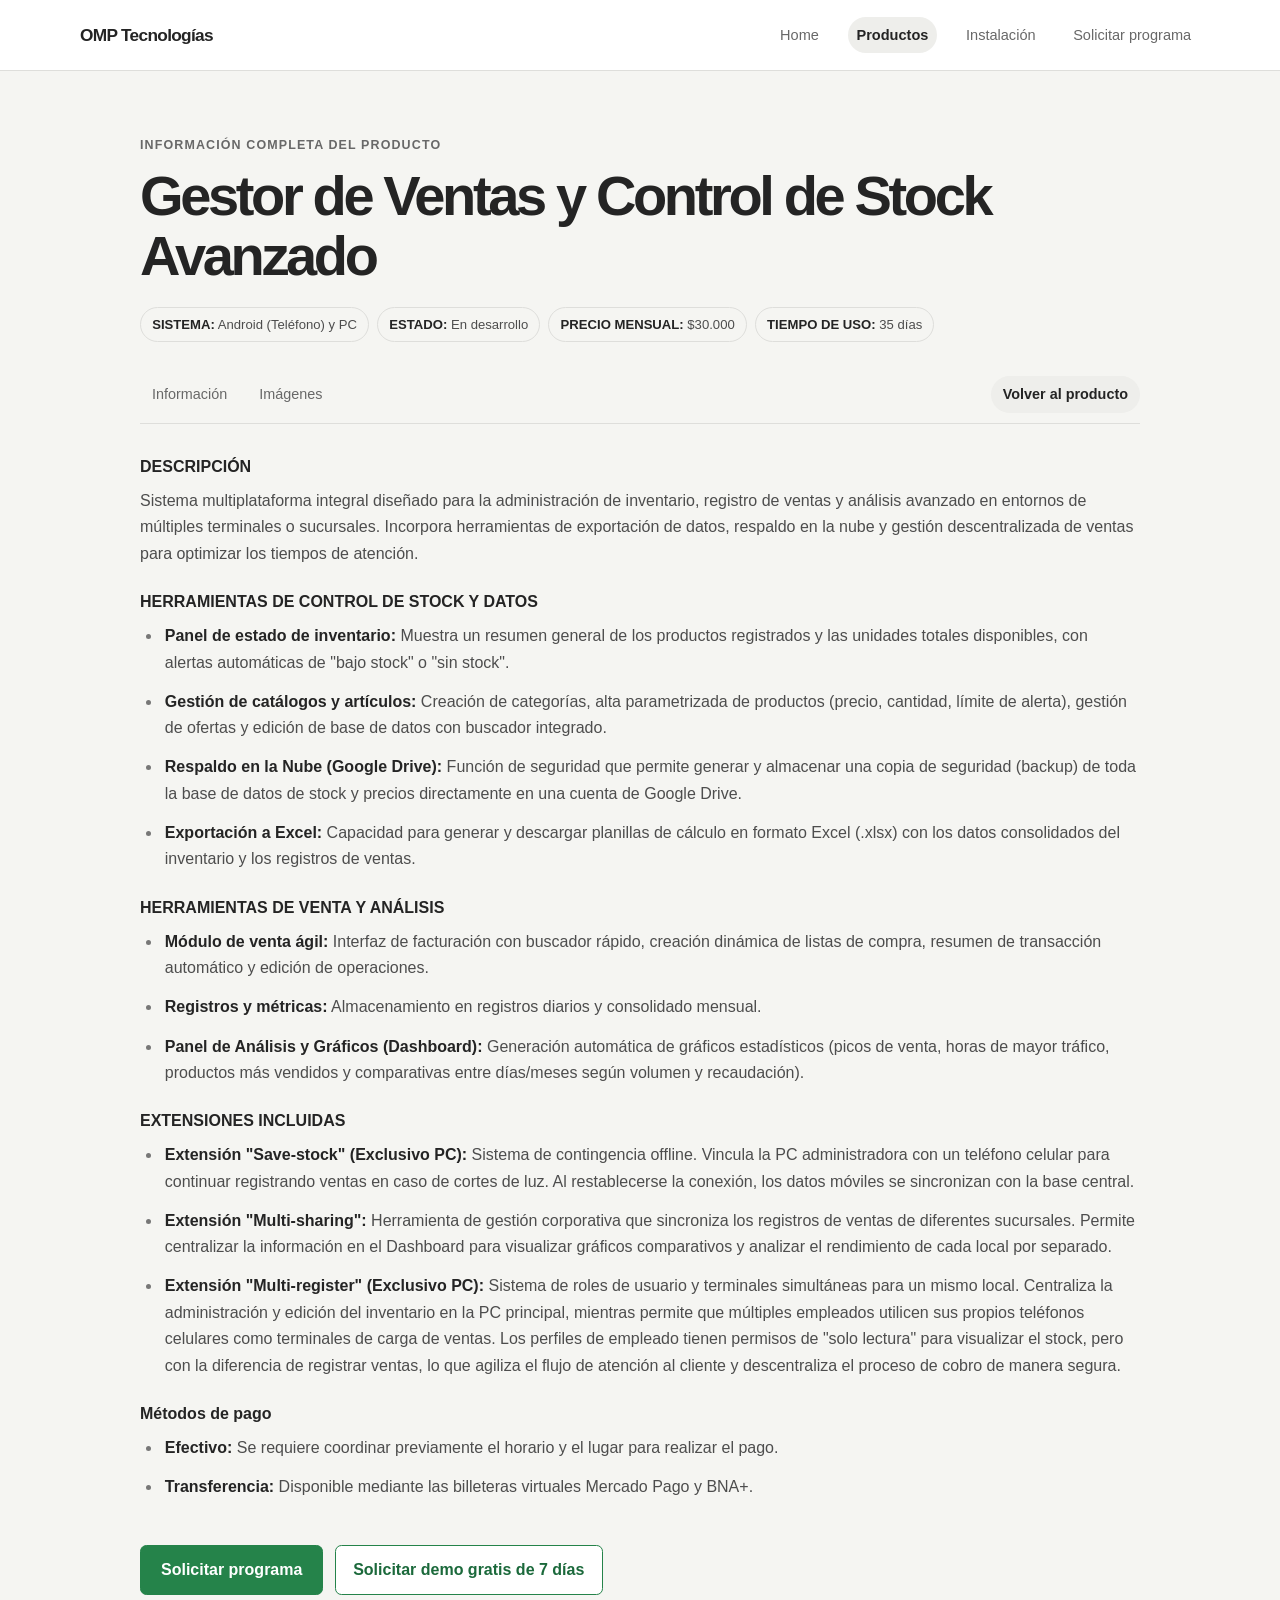
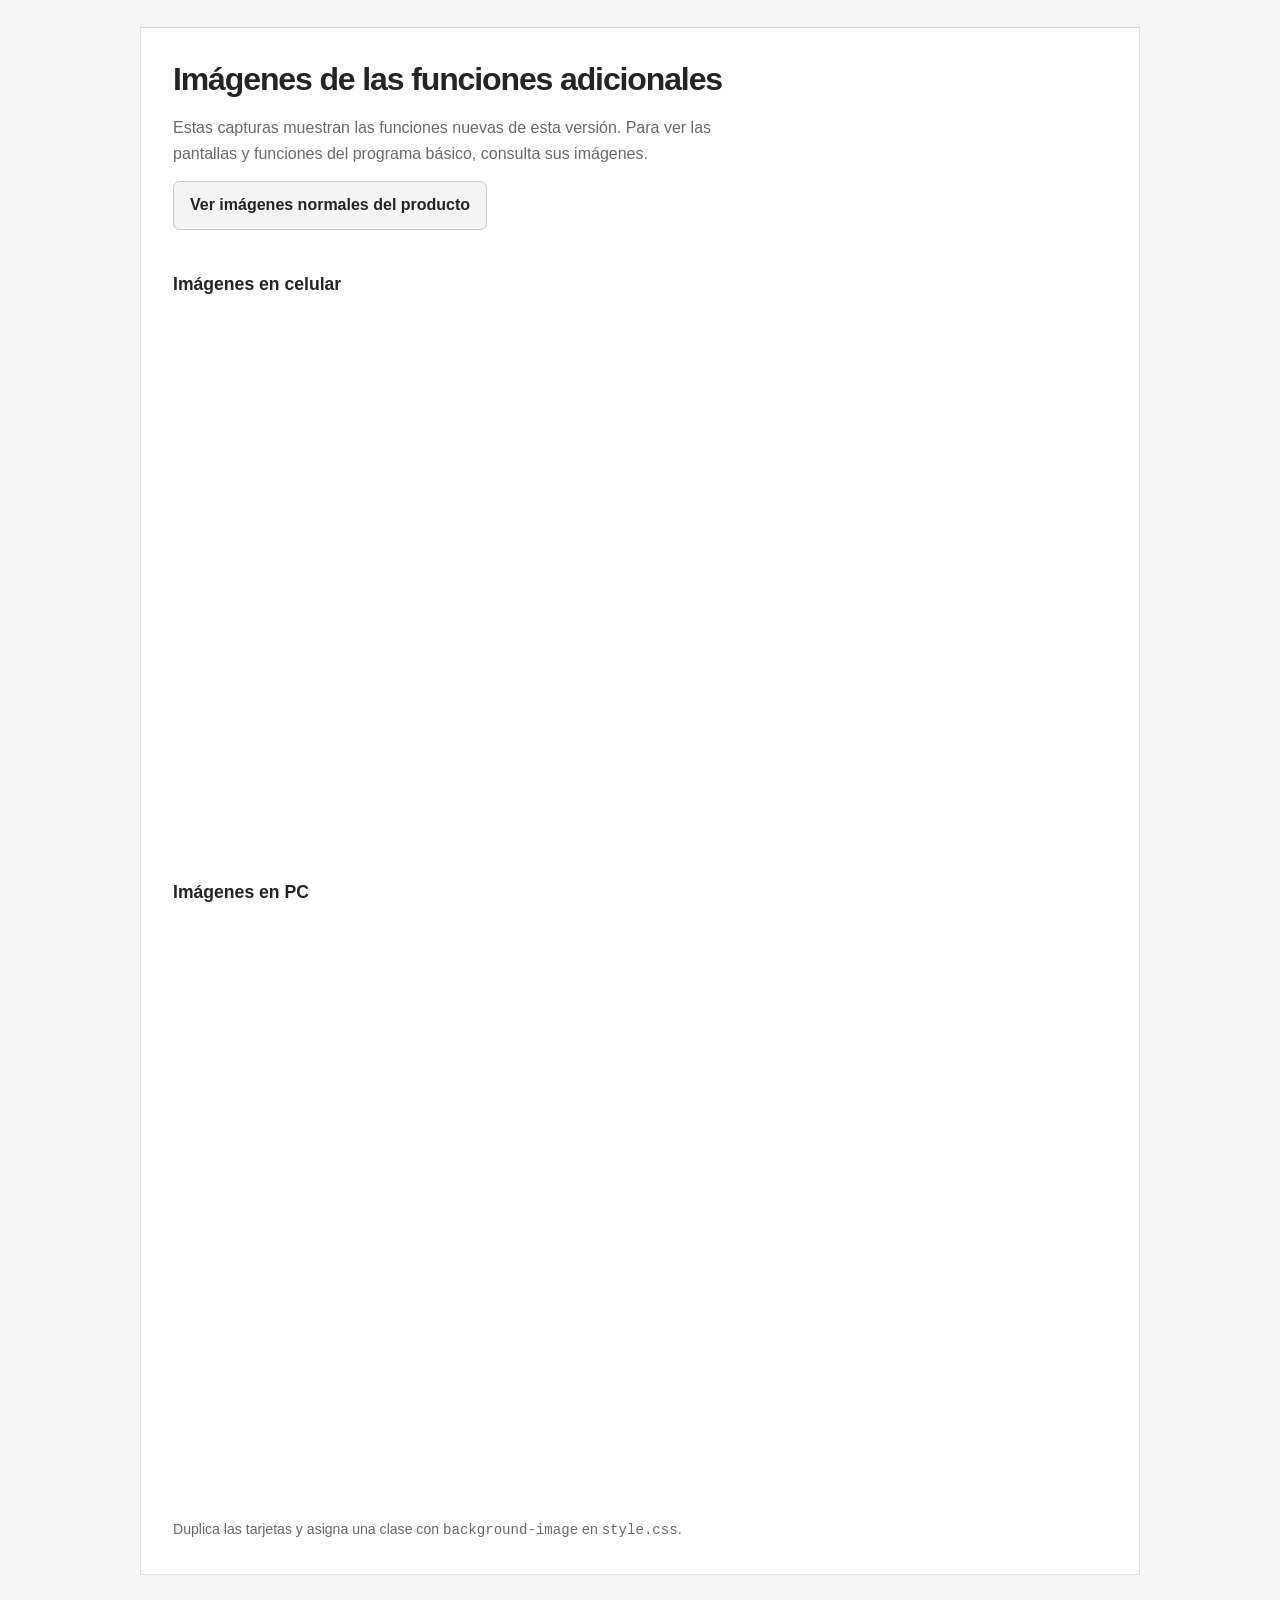
<file: producto-7.html>
<!doctype html>
<html lang="es">
  <head>
    <meta charset="utf-8" />
    <meta name="viewport" content="width=device-width, initial-scale=1" />
    <meta
      name="description"
      content="Información completa sobre Gestor de Ventas y Control de Stock Avanzado de OMP Tecnologías."
    />
    <title>
      Gestor de Ventas y Control de Stock Avanzado | OMP Tecnologías
    </title>
    <link rel="stylesheet" href="style.css" />
  </head>
  <body>
    <header class="site-header">
      <nav class="navbar" aria-label="Navegación principal">
        <a class="brand" href="index.html">OMP Tecnologías</a>
        <ul class="nav-links">
          <li><a href="index.html">Home</a></li>
          <li><a href="product.html" aria-current="page">Productos</a></li>
          <li><a href="instalacion.html">Instalación</a></li>
          <li><a href="solicitar-programa.html">Solicitar programa</a></li>
        </ul>
      </nav>
    </header>
    <main class="detail-page">
      <header class="detail-heading">
        <p class="eyebrow">Información completa del producto</p>
        <h1 class="product-title">
          Gestor de Ventas y Control de Stock Avanzado
        </h1>
        <ul class="product-meta">
          <li><strong>SISTEMA:</strong> Android (Teléfono) y PC</li>
          <li><strong>ESTADO:</strong> En desarrollo</li>
          <li><strong>PRECIO MENSUAL:</strong> $30.000</li>
          <li><strong>TIEMPO DE USO:</strong> 35 días</li>
        </ul>
      </header>
      <nav
        class="section-nav"
        aria-label="Secciones de Gestor de Ventas y Control de Stock Avanzado"
      >
        <a href="#informacion">Información</a><a href="#imagenes">Imágenes</a
        ><a
          class="back-to-product"
          href="product.html#gestor-de-ventas-y-control-de-stock-avanzado"
          >Volver al producto</a
        >
      </nav>
      <section
        class="full-information"
        id="informacion"
        aria-labelledby="information-heading"
      >
        <h2 class="visually-hidden" id="information-heading">
          Información completa
        </h2>
        <section class="product-section">
          <h2>DESCRIPCIÓN</h2>
          <p>
            Sistema multiplataforma integral diseñado para la administración de
            inventario, registro de ventas y análisis avanzado en entornos de
            múltiples terminales o sucursales. Incorpora herramientas de
            exportación de datos, respaldo en la nube y gestión descentralizada
            de ventas para optimizar los tiempos de atención.
          </p>
        </section>
        <section class="product-section">
          <h2>HERRAMIENTAS DE CONTROL DE STOCK Y DATOS</h2>
          <ul class="feature-list">
            <li>
              <strong>Panel de estado de inventario:</strong> Muestra un resumen
              general de los productos registrados y las unidades totales
              disponibles, con alertas automáticas de &quot;bajo stock&quot; o
              &quot;sin stock&quot;.
            </li>
            <li>
              <strong>Gestión de catálogos y artículos:</strong> Creación de
              categorías, alta parametrizada de productos (precio, cantidad,
              límite de alerta), gestión de ofertas y edición de base de datos
              con buscador integrado.
            </li>
            <li>
              <strong>Respaldo en la Nube (Google Drive):</strong> Función de
              seguridad que permite generar y almacenar una copia de seguridad
              (backup) de toda la base de datos de stock y precios directamente
              en una cuenta de Google Drive.
            </li>
            <li>
              <strong>Exportación a Excel:</strong> Capacidad para generar y
              descargar planillas de cálculo en formato Excel (.xlsx) con los
              datos consolidados del inventario y los registros de ventas.
            </li>
          </ul>
        </section>
        <section class="product-section">
          <h2>HERRAMIENTAS DE VENTA Y ANÁLISIS</h2>
          <ul class="feature-list">
            <li>
              <strong>Módulo de venta ágil:</strong> Interfaz de facturación con
              buscador rápido, creación dinámica de listas de compra, resumen de
              transacción automático y edición de operaciones.
            </li>
            <li>
              <strong>Registros y métricas:</strong> Almacenamiento en registros
              diarios y consolidado mensual.
            </li>
            <li>
              <strong>Panel de Análisis y Gráficos (Dashboard):</strong>
              Generación automática de gráficos estadísticos (picos de venta,
              horas de mayor tráfico, productos más vendidos y comparativas
              entre días/meses según volumen y recaudación).
            </li>
          </ul>
        </section>
        <section class="product-section">
          <h2>EXTENSIONES INCLUIDAS</h2>
          <ul class="feature-list">
            <li>
              <strong>Extensión &quot;Save-stock&quot; (Exclusivo PC):</strong>
              Sistema de contingencia offline. Vincula la PC administradora con
              un teléfono celular para continuar registrando ventas en caso de
              cortes de luz. Al restablecerse la conexión, los datos móviles se
              sincronizan con la base central.
            </li>
            <li>
              <strong>Extensión &quot;Multi-sharing&quot;:</strong> Herramienta
              de gestión corporativa que sincroniza los registros de ventas de
              diferentes sucursales. Permite centralizar la información en el
              Dashboard para visualizar gráficos comparativos y analizar el
              rendimiento de cada local por separado.
            </li>
            <li>
              <strong
                >Extensión &quot;Multi-register&quot; (Exclusivo PC):</strong
              >
              Sistema de roles de usuario y terminales simultáneas para un mismo
              local. Centraliza la administración y edición del inventario en la
              PC principal, mientras permite que múltiples empleados utilicen
              sus propios teléfonos celulares como terminales de carga de
              ventas. Los perfiles de empleado tienen permisos de &quot;solo
              lectura&quot; para visualizar el stock, pero con la diferencia de
              registrar ventas, lo que agiliza el flujo de atención al cliente y
              descentraliza el proceso de cobro de manera segura.
            </li>
          </ul>
        </section>
      </section>
      <section
        class="product-section payment-methods"
        aria-labelledby="payment-methods-title"
      >
        <h2 id="payment-methods-title">Métodos de pago</h2>
        <ul class="feature-list">
          <li>
            <strong>Efectivo:</strong> Se requiere coordinar previamente el
            horario y el lugar para realizar el pago.
          </li>
          <li>
            <strong>Transferencia:</strong> Disponible mediante las billeteras
            virtuales Mercado Pago y BNA+.
          </li>
        </ul>
      </section>
      <section
        class="product-actions detail-product-actions"
        aria-label="Solicitudes para Gestor de Ventas y Control de Stock Avanzado"
      >
        <a
          class="request-button"
          href="https://wa.me/5493874143496?text=Hola%20buenas%2C%20quiero%20solicitar%20Gestor%20de%20Ventas%20y%20Control%20de%20Stock%20Avanzado"
          target="_blank"
          rel="noopener noreferrer"
          >Solicitar programa</a
        ><a
          class="demo-button"
          href="https://wa.me/5493874143496?text=Hola%20buenas%2C%20quiero%20solicitar%20una%20demo%20gratis%20de%207%20d%C3%ADas%20del%20programa%20Gestor%20de%20Ventas%20y%20Control%20de%20Stock%20Avanzado"
          target="_blank"
          rel="noopener noreferrer"
          >Solicitar demo gratis de 7 días</a
        >
      </section>
      <section
        class="detail-media"
        id="imagenes"
        aria-labelledby="images-heading"
      >
        <h2 id="images-heading">Imágenes de las funciones adicionales</h2>
        <p class="image-note">
          Estas capturas muestran las funciones nuevas de esta versión. Para ver
          las pantallas y funciones del programa básico, consulta sus imágenes.
        </p>
        <a
          class="secondary-button image-baseline-button"
          href="producto-5.html#imagenes"
          >Ver imágenes normales del producto</a
        >
        <h3>Imágenes en celular</h3>
        <div class="gallery-grid gallery-grid--phone">
          <div
            class="gallery-image phone-preview-1 product-7-phone-1"
            role="img"
            aria-label="Captura del programa en celular, imagen 1"
          ></div>
          <div
            class="gallery-image phone-preview-2 product-7-phone-2"
            role="img"
            aria-label="Captura del programa en celular, imagen 2"
          ></div>
          <div
            class="gallery-image phone-preview-3 product-7-phone-3"
            role="img"
            aria-label="Captura del programa en celular, imagen 3"
          ></div>
        </div>
        <h3>Imágenes en PC</h3>
        <div class="gallery-grid gallery-grid--computer">
          <div
            class="gallery-image computer-preview-1 product-7-computer-1"
            role="img"
            aria-label="Captura del programa en PC, imagen 1"
          ></div>
          <div
            class="gallery-image computer-preview-2 product-7-computer-2"
            role="img"
            aria-label="Captura del programa en PC, imagen 2"
          ></div>
          <div
            class="gallery-image computer-preview-3 product-7-computer-3"
            role="img"
            aria-label="Captura del programa en PC, imagen 3"
          ></div>
        </div>
        <p class="media-help">
          Duplica las tarjetas y asigna una clase con
          <code>background-image</code> en <code>style.css</code>.
        </p>
      </section>
    </main>
  </body>
</html>
</file>
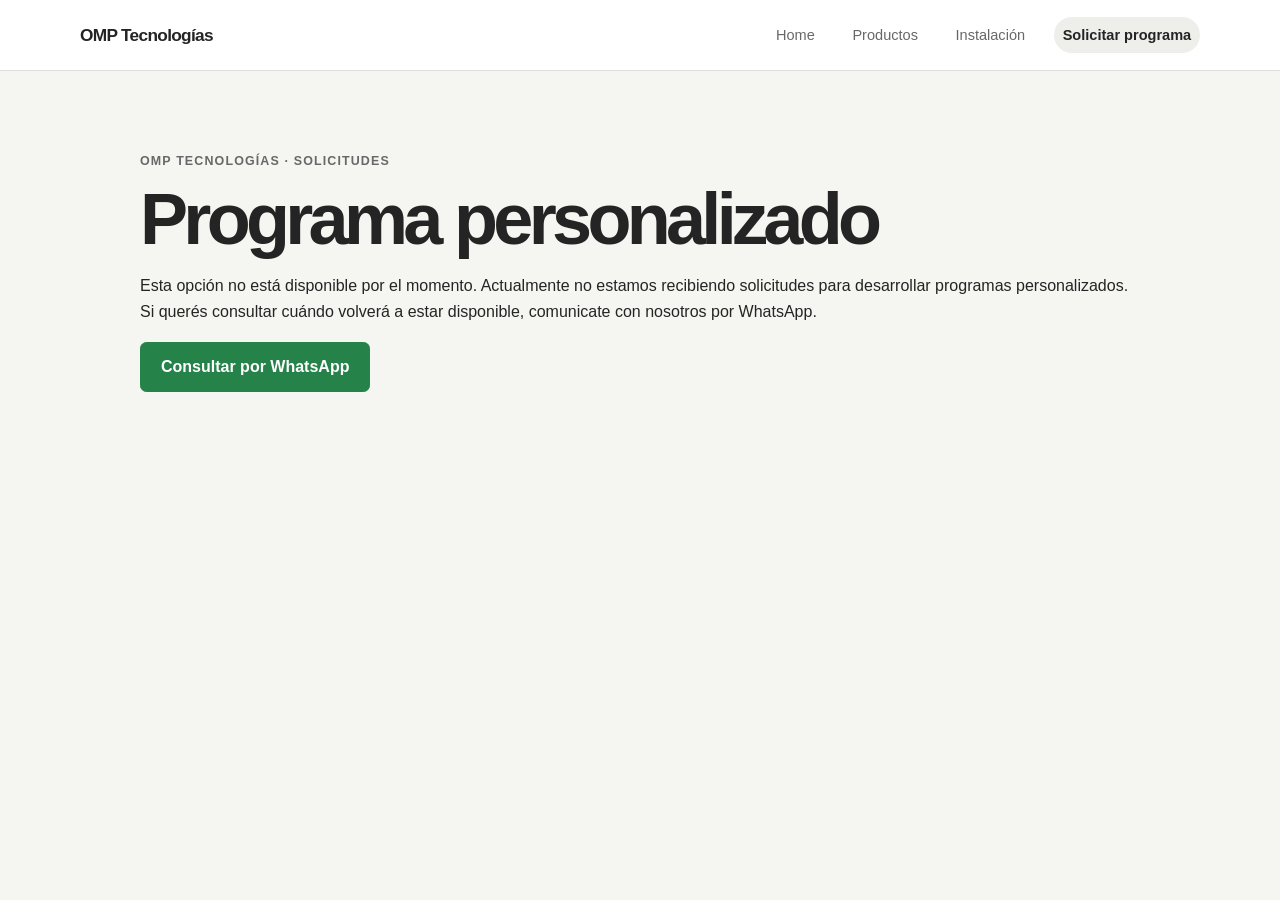
<file: solicitar-programa.html>
<!doctype html>
<html lang="es">
<head>
  <meta charset="utf-8">
  <meta name="viewport" content="width=device-width, initial-scale=1">
  <title>Solicitar programa | OMP Tecnologías</title>
  <link rel="stylesheet" href="style.css">
</head>
<body>
  <header class="site-header">
    <nav class="navbar" aria-label="Navegación principal">
      <a class="brand" href="index.html">OMP Tecnologías</a>
      <ul class="nav-links">
        <li><a href="index.html">Home</a></li>
        <li><a href="product.html">Productos</a></li>
        <li><a href="instalacion.html">Instalación</a></li>
        <li><a href="solicitar-programa.html" aria-current="page">Solicitar programa</a></li>
      </ul>
    </nav>
  </header>
  <main class="content-width">
    <section class="page-intro">
      <p class="eyebrow">OMP Tecnologías · Solicitudes</p>
      <h1>Programa personalizado</h1>
      <p>
        Esta opción no está disponible por el momento. Actualmente no estamos
        recibiendo solicitudes para desarrollar programas personalizados.
        Si querés consultar cuándo volverá a estar disponible, comunicate con
        nosotros por WhatsApp.
      </p>
      <p>
        <a class="request-button" href="https://wa.me/5493874143496?text=Hola%2C%20quisiera%20consultar%20cu%C3%A1ndo%20estar%C3%A1%20disponible%20la%20solicitud%20de%20un%20programa%20personalizado." target="_blank" rel="noopener noreferrer">Consultar por WhatsApp</a>
      </p>
    </section>
  </main>
</body>
</html>
</file>
<file: style.css>
:root {
  color-scheme: light;
  --text: #242424;
  --muted: #686868;
  --border: #dededb;
  --surface: #fff;
  --page: #f5f5f2;
  --soft: #eeeeeb;
  --green: #25834a;
  --green-dark: #1b693b;
}

* {
  box-sizing: border-box;
}

html {
  scroll-behavior: smooth;
  scroll-padding-top: 1rem;
}

body {
  margin: 0;
  background: var(--page);
  color: var(--text);
  font-family: Arial, Helvetica, sans-serif;
  line-height: 1.65;
}

a {
  color: inherit;
}

.site-header {
  position: relative;
  z-index: 2;
  background: var(--surface);
  border-bottom: 1px solid var(--border);
}

.navbar {
  width: min(100% - 2rem, 1120px);
  min-height: 70px;
  margin: 0 auto;
  display: flex;
  align-items: center;
  justify-content: space-between;
  gap: 1.5rem;
}

.brand {
  font-size: 1.08rem;
  font-weight: 800;
  letter-spacing: -0.04em;
  text-decoration: none;
  white-space: nowrap;
}

.nav-links {
  display: flex;
  flex-wrap: wrap;
  align-items: center;
  gap: 0.35rem 1.25rem;
  margin: 0;
  padding: 0;
  list-style: none;
}

.nav-links a {
  display: inline-block;
  padding: 0.35rem 0.55rem;
  border-radius: 999px;
  color: var(--muted);
  font-size: 0.91rem;
  text-decoration: none;
  transition: color 180ms ease, background-color 180ms ease;
}

.nav-links a:hover,
.nav-links a:focus-visible,
.nav-links a[aria-current="page"] {
  background: var(--soft);
  color: var(--text);
}

.nav-links a[aria-current="page"] {
  font-weight: 700;
}

.catalog-page,
.content-width {
  width: min(100% - 2rem, 1000px);
  margin: 0 auto;
}

.page-intro {
  padding: clamp(2.5rem, 8vw, 5rem) 0 2rem;
}

/* Anuncio de precio: pieza editorial de alto contraste, sin gradientes ni sombras. */
.offer-campaign {
  display: grid;
  grid-template-columns: minmax(0, 1fr) minmax(18rem, 0.9fr);
  grid-template-areas: "copy countdown" ". payment";
  align-items: center;
  gap: 1.25rem 2rem;
  margin: 1.25rem 0 0.5rem;
  padding: clamp(1.25rem, 4vw, 2rem);
  border-left: 4px solid #aaa;
  background: #242424;
  color: #fff;
}

.offer-campaign[hidden] {
  display: none;
}

.offer-copy {
  grid-area: copy;
  max-width: 18ch;
  margin: 0;
  font-family: Georgia, "Times New Roman", serif;
  font-size: clamp(1.8rem, 4.8vw, 3.1rem);
  font-weight: 700;
  line-height: 1.08;
  letter-spacing: -0.04em;
}

.offer-countdown {
  grid-area: countdown;
  align-self: end;
}

.offer-countdown-label {
  margin: 0 0 0.6rem;
  color: #d0d0d0;
  font-size: 0.9rem;
}

.countdown-units {
  display: grid;
  grid-template-columns: repeat(4, minmax(0, 1fr));
  gap: 0.5rem;
}

.countdown-unit {
  display: flex;
  min-width: 0;
  flex-direction: column;
  gap: 0.2rem;
  padding-top: 0.55rem;
  border-top: 1px solid #676767;
  color: #d0d0d0;
  font-size: 0.75rem;
}

.countdown-unit strong {
  color: #fff;
  font-size: clamp(1.35rem, 3vw, 2rem);
  font-variant-numeric: tabular-nums;
  line-height: 1;
}

.offer-payment-button {
  grid-area: payment;
  display: inline-flex;
  align-items: center;
  justify-content: center;
  justify-self: end;
  min-height: 2.9rem;
  padding: 0.7rem 1.15rem;
  background: #fff;
  color: #202020;
  font-weight: 750;
  text-decoration: none;
  transition: background-color 160ms ease, color 160ms ease;
}

.offer-payment-always {
  display: flex;
  justify-content: flex-end;
  margin: 0.75rem 0 1rem;
}

.offer-payment-button:hover {
  background: #d8d8d8;
}

.offer-campaign :focus-visible {
  outline: 3px solid #fff;
  outline-offset: 4px;
}

.pay-page {
  width: min(100% - 2rem, 760px);
  margin: 0 auto;
  padding: clamp(3.5rem, 12vh, 7rem) 0;
}

.back-to-products-button {
  position: fixed;
  z-index: 5;
  right: max(1rem, env(safe-area-inset-right));
  bottom: max(1rem, env(safe-area-inset-bottom));
  display: inline-flex;
  min-height: 2.85rem;
  align-items: center;
  justify-content: center;
  padding: 0.65rem 1rem;
  border: 1px solid #242424;
  background: #242424;
  color: #fff;
  font-weight: 700;
  text-decoration: none;
  transition: background-color 160ms ease;
}

.back-to-products-button:hover {
  background: #444;
}

.back-to-products-button:focus-visible {
  outline: 3px solid #777;
  outline-offset: 4px;
}

.pay-page h1 {
  max-width: 18ch;
  margin: 0;
  font-size: clamp(2.2rem, 7vw, 4rem);
  line-height: 1.05;
  letter-spacing: -0.055em;
}

.installation-page {
  width: min(100% - 2rem, 1000px);
  margin: 0 auto;
  padding-bottom: 3rem;
}

.installation-intro {
  padding: clamp(2.5rem, 8vw, 5rem) 0 1.5rem;
}

.installation-intro h1 {
  max-width: 20ch;
  margin: 0;
  font-size: clamp(2.2rem, 7vw, 3.6rem);
  line-height: 1.08;
  letter-spacing: -0.055em;
}

.installation-method {
  margin-top: 1.5rem;
  padding: 1.25rem;
  background: var(--surface);
  border: 1px solid var(--border);
}

.installation-method h2 {
  margin: 0 0 1rem;
  font-size: clamp(1.3rem, 4vw, 1.7rem);
}

.installation-youtube-button {
  display: inline-flex;
  min-height: 2.75rem;
  align-items: center;
  justify-content: center;
  margin-top: 0.75rem;
  padding: 0.65rem 1rem;
  background: #e62117;
  color: #fff;
  font-weight: 700;
  text-decoration: none;
  transition: background-color 160ms ease;
}

.installation-youtube-button:hover {
  background: #c91d14;
}

.installation-youtube-button:focus-visible {
  outline: 3px solid #555;
  outline-offset: 4px;
}

.pay-features-button {
  display: inline-flex;
  min-height: 2.85rem;
  align-items: center;
  justify-content: center;
  margin-top: 1rem;
  padding: 0.65rem 1rem;
  background: #242424;
  color: #fff;
  font-weight: 700;
  text-decoration: none;
  transition: background-color 160ms ease;
}

.pay-features-button:hover {
  background: #444;
}

.pay-features-button:focus-visible {
  outline: 3px solid #777;
  outline-offset: 4px;
}

.pay-intro {
  max-width: 66ch;
  margin: 1.25rem 0 2rem;
  color: var(--muted);
  font-size: 1.08rem;
}

.pay-benefits {
  display: grid;
  grid-template-columns: repeat(2, minmax(0, 1fr));
  gap: 1.75rem 2rem;
  margin: 0;
  padding: 0;
  list-style: none;
}

.pay-benefits li {
  padding-top: 0.85rem;
  border-top: 1px solid var(--border);
}

.pay-benefits h2 {
  margin: 0 0 0.45rem;
  font-size: 1.08rem;
  line-height: 1.35;
}

.pay-benefits p {
  margin: 0;
  color: var(--muted);
}

.program-features {
  margin-top: 3.5rem;
  padding-top: 1.5rem;
  border-top: 1px solid var(--border);
  scroll-margin-top: 1.25rem;
}

.program-features > h2 {
  max-width: 28ch;
  margin: 0 0 1.5rem;
  font-size: clamp(1.7rem, 5vw, 2.6rem);
  line-height: 1.12;
  letter-spacing: -0.04em;
}

.program-features-list {
  display: grid;
  grid-template-columns: repeat(2, minmax(0, 1fr));
  gap: 1.25rem 2rem;
}

.program-features-list p {
  margin: 0;
  padding-top: 0.85rem;
  border-top: 1px solid var(--border);
  color: var(--muted);
}

.program-features-list strong {
  color: var(--text);
}

.page-intro h1,
.page-intro h2,
.hero h1 {
  margin: 0;
  font-size: clamp(2.35rem, 8vw, 4.5rem);
  line-height: 1.04;
  letter-spacing: -0.065em;
}

.page-intro > p:last-child {
  max-width: 62ch;
  margin: 1rem 0 0;
  color: var(--muted);
}

.eyebrow {
  margin: 0 0 0.65rem;
  color: var(--muted);
  font-size: 0.78rem;
  font-weight: 750;
  letter-spacing: 0.09em;
  text-transform: uppercase;
}

.product-index {
  margin: 0 0 2rem;
  padding: 1.25rem;
  background: var(--surface);
  border: 1px solid var(--border);
}

.product-index-title {
  margin: 0 0 0.6rem;
  font-weight: 750;
}

.product-index ol {
  display: flex;
  flex-wrap: wrap;
  gap: 0.5rem;
  margin: 0;
  padding: 0;
  list-style: none;
  counter-reset: product-links;
}

.product-index li {
  counter-increment: product-links;
}

.product-index a {
  display: inline-block;
  padding: 0.4rem 0.7rem;
  background: var(--page);
  border: 1px solid var(--border);
  border-radius: 999px;
  color: #4a4a4a;
  font-size: 0.85rem;
  text-decoration: none;
  transition: background-color 180ms ease, color 180ms ease;
}
.product-index a.disponible {
  background-color: #32fa00;
  color: #000;
  font-weight: 700;
}

.product-index a.no-disponible {
  background-color: #d93025;
  color: #fff;
  font-weight: 700;
}
.product-index a::before {
  content: counter(product-links) ". ";
  color: var(--muted);
}

.product-index a:hover,
.product-index a:focus-visible {
  background: var(--soft);
  color: var(--text);
}

.product-index a.disponible:hover,
.product-index a.disponible:focus-visible {
  background: #27c900;
  color: #000;
}

.product-index a.no-disponible:hover,
.product-index a.no-disponible:focus-visible {
  background: #b42318;
  color: #fff;
}

.product-index a.no-disponible::before {
  color: inherit;
}

.product-list {
  display: grid;
  gap: 1.5rem;
  padding-bottom: 4rem;
}

.product-card,
.info-card {
  min-width: 0;
  padding: clamp(1.2rem, 4vw, 2.5rem);
  background: var(--surface);
  border: 1px solid var(--border);
  animation: rise-in 450ms ease both;
}

.product-card:target {
  border-color: #999;
}

.product-header {
  padding-bottom: 1.5rem;
  border-bottom: 1px solid var(--border);
}

.product-number {
  margin-bottom: 0.4rem;
}

.product-title {
  display: block;
  margin: 0;
  color: var(--text);
  font-size: clamp(2rem, 7vw, 3.5rem);
  font-weight: 800;
  line-height: 1.08;
  letter-spacing: -0.06em;
  overflow-wrap: anywhere;
}

.product-meta {
  display: flex;
  flex-wrap: wrap;
  gap: 0.5rem;
  margin: 1rem 0 0;
  padding: 0;
  list-style: none;
}

.product-meta li {
  padding: 0.35rem 0.7rem;
  background: var(--page);
  border: 1px solid var(--border);
  border-radius: 999px;
  color: #4d4d4d;
  font-size: 0.82rem;
}

.product-meta strong {
  color: var(--text);
}

.product-section {
  padding-top: 1.5rem;
}

.product-section h2,
.product-section h3,
.info-card h3 {
  margin: 0 0 0.65rem;
  font-size: 1rem;
  line-height: 1.35;
}

.product-section p,
.info-card p {
  margin: 0;
  color: #4d4d4d;
}

.feature-list {
  display: grid;
  gap: 0.8rem;
  margin: 0;
  padding-left: 1.35rem;
  color: #4d4d4d;
}

.feature-list li {
  padding-left: 0.2rem;
}

.feature-list li::marker {
  color: #777;
}

.feature-list strong {
  color: var(--text);
}

.product-footer {
  display: flex;
  justify-content: flex-start;
  padding-top: 1.75rem;
}

.product-actions {
  display: flex;
  flex-wrap: wrap;
  align-items: center;
  gap: 0.7rem;
  padding-top: 1.75rem;
}

.product-actions .development-notice {
  margin: 0;
}

.request-button {
  display: inline-flex;
  min-height: 3rem;
  align-items: center;
  justify-content: center;
  padding: 0.7rem 1.25rem;
  border: 1px solid var(--green);
  border-radius: 0.4rem;
  background: var(--green);
  color: #fff;
  font-weight: 750;
  text-align: center;
  text-decoration: none;
  transition: background-color 180ms ease, transform 180ms ease;
}

.request-button:hover {
  transform: translateY(-2px);
  background: var(--green-dark);
}

.demo-button {
  display: inline-flex;
  min-height: 3rem;
  align-items: center;
  justify-content: center;
  padding: 0.7rem 1.1rem;
  border: 1px solid var(--green);
  border-radius: 0.4rem;
  background: var(--surface);
  color: var(--green-dark);
  font-weight: 750;
  text-align: center;
  text-decoration: none;
  transition: background-color 180ms ease, transform 180ms ease;
}

.demo-button:hover {
  transform: translateY(-2px);
  background: #e9f3eb;
}

.demo-button:focus-visible,
.image-baseline-button:focus-visible {
  outline: 3px solid #777;
  outline-offset: 3px;
}

.detail-product-actions {
  margin: 1rem 0 2rem;
}

.image-note {
  max-width: 68ch;
  margin: 0 0 0.85rem;
  color: var(--muted);
}

.image-baseline-button {
  margin-bottom: 0.75rem;
}

.secondary-button {
  display: inline-flex;
  min-height: 3rem;
  align-items: center;
  justify-content: center;
  padding: 0.65rem 1rem;
  border: 1px solid #c9c9c5;
  border-radius: 0.4rem;
  background: #f4f4f1;
  color: var(--text);
  font-weight: 700;
  text-align: center;
  text-decoration: none;
  transition: background-color 180ms ease, transform 180ms ease;
}

.secondary-button:hover {
  transform: translateY(-2px);
  background: #e8e8e4;
}

.development-notice {
  display: inline-block;
  margin: 1.75rem 0 0;
  padding: 0.5rem 0.8rem;
  background: var(--soft);
  border: 1px solid var(--border);
  color: #555;
  font-weight: 700;
}

.detail-page {
  width: min(100% - 2rem, 1000px);
  margin: 0 auto;
  padding-bottom: 4rem;
}

.detail-heading {
  padding: clamp(2rem, 6vw, 4rem) 0 1.5rem;
}

.detail-heading .product-meta {
  margin-top: 1.25rem;
}

.section-nav {
  position: sticky;
  top: 0;
  z-index: 1;
  display: flex;
  gap: 0.5rem;
  padding: 0.65rem 0;
  background: var(--page);
  border-bottom: 1px solid var(--border);
}

.section-nav a {
  display: inline-block;
  padding: 0.4rem 0.75rem;
  border-radius: 999px;
  color: var(--muted);
  font-size: 0.9rem;
  text-decoration: none;
  transition: color 180ms ease, background-color 180ms ease;
}

.section-nav .back-to-product {
  margin-left: auto;
  background: var(--soft);
  color: var(--text);
  font-weight: 700;
}

.section-nav a:hover,
.section-nav a:focus-visible {
  background: var(--soft);
  color: var(--text);
}

.full-information,
.detail-media {
  scroll-margin-top: 4.5rem;
}

.full-information > .product-section:first-of-type {
  padding-top: 2rem;
}

.detail-media {
  margin-top: 2rem;
  padding: clamp(1.2rem, 4vw, 2rem);
  background: var(--surface);
  border: 1px solid var(--border);
}

.detail-media > h2 {
  margin: 0 0 1rem;
  font-size: clamp(1.45rem, 5vw, 2rem);
  line-height: 1.2;
  letter-spacing: -0.035em;
}

.detail-media > h3 {
  margin: 1.75rem 0 0.75rem;
  font-size: 1.1rem;
}

.youtube-frame {
  overflow: hidden;
  width: 100%;
  aspect-ratio: 16 / 9;
  background: #e9e9e6;
  border: 1px solid var(--border);
}

.youtube-frame iframe {
  display: block;
  width: 100%;
  height: 100%;
  border: 0;
}

.media-help {
  margin: 0.65rem 0 0;
  color: var(--muted);
  font-size: 0.88rem;
}

.gallery-grid {
  display: grid;
  gap: 0.8rem;
}

.gallery-grid--phone {
  grid-template-columns: repeat(3, minmax(0, 1fr));
}

.gallery-grid--computer {
  grid-template-columns: repeat(2, minmax(0, 1fr));
}

.gallery-image {
  min-width: 0;
  background-position: center;
  background-repeat: no-repeat;
  background-size: cover;
}

.gallery-grid--phone .gallery-image {
  aspect-ratio: 9 / 16;
}

.gallery-grid--computer .gallery-image {
  aspect-ratio: 16 / 10;
}

.visually-hidden {
  position: absolute;
  width: 1px;
  height: 1px;
  overflow: hidden;
  clip: rect(0, 0, 0, 0);
  white-space: nowrap;
  clip-path: inset(50%);
}

.hero {
  display: grid;
  grid-template-columns: minmax(0, 1fr);
  align-items: center;
  gap: clamp(2rem, 6vw, 5rem);
  width: min(100% - 2rem, 1120px);
  margin: 0 auto;
  padding: clamp(3rem, 8vw, 6.5rem) 0;
}

.hero h1 {
  max-width: 10ch;
  font-size: clamp(2.75rem, 7vw, 5rem);
}

.hero-copy > p:not(.eyebrow) {
  max-width: 52ch;
  margin: 1.2rem 0 1.5rem;
  color: var(--muted);
}

.home-content {
  padding-bottom: 4rem;
}

.home-content .page-intro {
  padding-top: 1rem;
}

.home-content .page-intro h2 {
  font-size: clamp(1.8rem, 5vw, 2.8rem);
}

.home-grid {
  display: grid;
  grid-template-columns: repeat(2, minmax(0, 1fr));
  gap: 1rem;
}

.info-card h3:not(:first-child) {
  margin-top: 1.2rem;
}

.info-card h4 {
  margin: 1rem 0 0.5rem;
  font-size: 0.96rem;
}

.info-card .feature-list {
  margin-top: 0.5rem;
}

a:focus-visible {
  outline: 3px solid #777;
  outline-offset: 3px;
}
.config-preview{
 background-size: contain;
 background-repeat: no-repeat;
 background-position: center;
}
/* imagenes de gestor de ventas */
.product-2-phone-1{
  background-image: url(./assets/gestor\ de\ ventas-\ seccion\ principal.jpg);
}
.product-2-phone-2{
  background-image: url(./assets/gestor\ de\ ventas-panel\ de\ registro\ de\ venta.jpg);
}
.product-2-phone-3{
  background-image: url(./assets/gestor\ de\ ventas-\ notifiacion\ de\ edicion.jpg);
}
.product-2-phone-4{
background-image: url(./assets/gestor\ de\ ventas-\ detalles\ de\ la\ edicion.jpg);
}
.product-2-phone-5{
  background-image: url(./assets/gestor\ de\ ventas-\ detalles\ completos\ de\ la\ edicion.jpg);
}
.product-2-phone-6{
  background-image: url(./assets/gestor\ de\ ventas-\ registros\ diarios.jpg);
}
.product-2-phone-7{
  background-image: url(./assets/gestor\ de\ ventas-\ registros\ diarios\ abiero.jpg);
}
.product-2-phone-8{
  background-image: url(./assets/gestor\ de\ ventas-\ registros\ mensuales.jpg);
}
.product-2-phone-9{
  background-image: url(./assets/gestor\ de\ ventas-\ registros\ mensuales\ abirto.jpg);
}
.product-3-phone-1{
  background-image: url(./assets/Gestor\ de\ ventas\ avanzado-\ grafico\ diarios-ventas.jpg);
}
.product-3-phone-2{
  background-image: url(./assets/Gestor\ de\ ventas\ avanzado-\ grafico\ diario-recaudacion.jpg);
}
.product-3-phone-3{
  background-image: url(./assets/Gestor\ de\ ventas\ avanzado-\ grafico\ mensual-ventas.jpg);
}
.product-3-phone-4{
  background-image: url(./assets/Gestor\ de\ ventas\ avanzado-\ grafico\ mensual-recaudacion.jpg);
}
.product-3-phone-5{
  background-image: url(./assets/Gestor\ de\ ventas\ avanzado-\ graficar\ registros.jpg);
}
.product-3-phone-6{
  background-image: url(./assets/Gestor\ de\ ventas\ avanzado-\ comparacion\ entre\ meses.jpg);
}
.product-3-phone-7{
  background-image: url(./assets/Gestor\ de\ ventas\ avanzado-\ comparacion\ meses-opciones.jpg);
}
.product-3-phone-8{
  background-image: url(./assets/Gestor\ de\ ventas\ avanzado-\ comparacion\ 1.jpg);
}
.product-3-phone-9{
  background-image: url(./assets/Gestor\ de\ ventas\ avanzado-\ comparacion\ mes\ 3.jpg);
}
.product-3-phone-10{
  background-image: url(./assets/Gestor\ de\ ventas\ avanzado-\ comparacion\ mes\ 4.jpg);
}
.product-3-phone-11{
  background-image: url(./assets/Gestor\ de\ ventas\ avanzado-\ comparacion\ mes\ 5.jpg);
}
@keyframes rise-in {
  from {
    opacity: 0;
    transform: translateY(8px);
  }

  to {
    opacity: 1;
    transform: translateY(0);
  }
}

@media (max-width: 700px) {
  .navbar {
    width: min(100% - 1.25rem, 1120px);
    align-items: center;
    flex-direction: column;
    gap: 0.45rem;
    padding: 0.85rem 0;
  }

  .nav-links {
    gap: 0.2rem 0.4rem;
  }

  .nav-links a {
    padding: 0.3rem 0.45rem;
    font-size: 0.84rem;
  }

  .catalog-page,
  .content-width,
  .detail-page {
    width: min(100% - 1.25rem, 1000px);
  }

  .hero {
    grid-template-columns: 1fr;
    width: min(100% - 1.25rem, 1120px);
    gap: 2rem;
    padding: 3rem 0;
  }

  .hero h1 {
    max-width: 12ch;
  }

  .home-grid {
    grid-template-columns: 1fr;
  }

  .product-index {
    padding: 1rem;
  }

  .product-index ol {
    display: grid;
    grid-template-columns: 1fr;
  }

  .product-index a {
    display: block;
    border-radius: 0.35rem;
  }

  .product-meta {
    align-items: flex-start;
    flex-direction: column;
  }

  .product-actions {
    align-items: stretch;
    flex-direction: column;
  }

  .product-actions > a,
  .product-actions > .request-button,
  .product-actions > .secondary-button {
    width: 100%;
  }

  .gallery-grid--phone {
    grid-template-columns: repeat(2, minmax(0, 1fr));
  }

  .gallery-grid--computer {
    grid-template-columns: 1fr;
  }
}

@media (prefers-reduced-motion: reduce) {
  *,
  *::before,
  *::after {
    scroll-behavior: auto !important;
    animation-duration: 0.01ms !important;
    animation-iteration-count: 1 !important;
    transition-duration: 0.01ms !important;
  }
}

@media (max-width: 700px) {
  .offer-campaign {
    grid-template-columns: minmax(0, 1fr);
    grid-template-areas: "copy" "countdown" "payment";
    gap: 1.25rem;
  }

  .offer-payment-button {
    justify-self: stretch;
    text-align: center;
  }

  .offer-payment-always {
    justify-content: stretch;
  }

  .offer-payment-always .offer-payment-button {
    flex: 1;
  }

  .pay-benefits {
    grid-template-columns: minmax(0, 1fr);
    gap: 1.25rem;
  }

  .installation-method {
    padding: 1rem;
  }

  .program-features-list {
    grid-template-columns: minmax(0, 1fr);
    gap: 1rem;
  }
}
</file>
<file: load-img.css>
/* Imágenes de stock: las rutas de los archivos se mantienen en esta hoja. */
.stock-capture { background-size: contain !important; background-color: #f1f1f1; cursor: zoom-in; }
.stock-capture:focus-visible { outline: 3px solid #555; outline-offset: 3px; }

.youtube-button { display: inline-flex; min-height: 2.75rem; align-items: center; justify-content: center; margin-top: .75rem; padding: .65rem 1rem; border-radius: .55rem; background: #e62117; color: #fff; font-weight: 700; text-decoration: none; transition: background-color .18s ease, transform .18s ease; }
.youtube-button:hover { background: #c91d14; transform: translateY(-1px); }

.image-viewer { width: 100vw; max-width: none; height: 100dvh; max-height: none; margin: 0; padding: 0; overflow: hidden; border: 0; background: #111; color: #fff; }
.image-viewer::backdrop { background: #111; }
.image-viewer[open] { display: grid; grid-template-rows: auto minmax(0, 1fr); }
.image-viewer-toolbar { z-index: 1; display: flex; align-items: center; justify-content: space-between; gap: .75rem; padding: .75rem 1rem; background: #202020; }
.image-viewer-label { overflow: hidden; color: #fff; font: 500 .95rem/1.3 system-ui, sans-serif; text-overflow: ellipsis; white-space: nowrap; }
.image-viewer-controls { display: flex; flex: 0 0 auto; gap: .5rem; }
.image-viewer button { min-width: 2.75rem; min-height: 2.75rem; padding: .35rem .7rem; border: 1px solid #666; border-radius: .5rem; background: #333; color: #fff; font: 600 1rem system-ui, sans-serif; cursor: pointer; }
.image-viewer button:hover { background: #4a4a4a; }
.image-viewer-close { font-size: 1.4rem !important; }
.image-viewer-stage { display: flex; min-width: 0; min-height: 0; align-items: flex-start; justify-content: flex-start; overflow: auto; padding: 1rem; touch-action: pan-x pan-y; }
.image-viewer-image { display: block; max-width: none; max-height: none; margin-inline: auto; object-fit: contain; transform-origin: center; transition: width .12s ease-out, height .12s ease-out; user-select: none; -webkit-user-drag: none; }

@media (max-width: 520px) {
  .image-viewer-toolbar { padding: .6rem; }
  .image-viewer-stage { padding: .5rem; }
  .image-viewer button { min-width: 2.5rem; min-height: 2.5rem; padding: .25rem .5rem; }
}
@media (prefers-reduced-motion: reduce) {
  .youtube-button, .image-viewer-image { transition: none; }
}
.product-5-stock-01 { background-image: url("assets/Screenshot_20261014-210403_Control de stock.jpg"); }
.product-5-stock-02 { background-image: url("assets/Screenshot_20261014-210412_Control de stock.jpg"); }
.product-5-stock-03 { background-image: url("assets/Screenshot_20261014-210417_Control de stock.jpg"); }
.product-5-stock-04 { background-image: url("assets/Screenshot_20261014-210422_Control de stock.jpg"); }
.product-5-stock-05 { background-image: url("assets/Screenshot_20261014-210433_Control de stock.jpg"); }
.product-5-stock-06 { background-image: url("assets/Screenshot_20261014-210510_Control de stock.jpg"); }
.product-5-stock-07 { background-image: url("assets/Screenshot_20261014-210513_Control de stock.jpg"); }
.product-5-stock-08 { background-image: url("assets/Screenshot_20261014-210525_Control de stock.jpg"); }
.product-5-stock-09 { background-image: url("assets/Screenshot_20261014-210538_Control de stock.jpg"); }
.product-5-stock-10 { background-image: url("assets/Screenshot_20261014-210549_Control de stock.jpg"); }
.product-5-stock-11 { background-image: url("assets/Screenshot_20261014-210554_Control de stock.jpg"); }
.product-5-stock-12 { background-image: url("assets/Screenshot_20261014-210558_Control de stock.jpg"); }
.product-5-stock-13 { background-image: url("assets/Screenshot_20261014-210607_Control de stock.jpg"); }
.product-5-stock-14 { background-image: url("assets/Screenshot_20261014-210623_Control de stock.jpg"); }
.product-5-stock-15 { background-image: url("assets/Screenshot_20261014-210632_Control de stock.jpg"); }
.product-5-stock-16 { background-image: url("assets/Screenshot_20261014-210641_Control de stock.jpg"); }
.product-5-stock-17 { background-image: url("assets/Screenshot_20261014-210647_Control de stock.jpg"); }
.product-5-stock-18 { background-image: url("assets/Screenshot_20261014-211145_Control de stock.jpg"); }
.product-6-stock-01 { background-image: url("assets/Screenshot_20261014-210711_Control de stock-intermedio.jpg"); }
.product-6-stock-02 { background-image: url("assets/Screenshot_20261014-210717_Control de stock-intermedio.jpg"); }
.product-6-stock-03 { background-image: url("assets/Screenshot_20261014-210719_Control de stock-intermedio.jpg"); }
.product-6-stock-04 { background-image: url("assets/Screenshot_20261014-210728_Control de stock-intermedio.jpg"); }
.product-6-stock-05 { background-image: url("assets/Screenshot_20261014-210738_Control de stock-intermedio.jpg"); }
.product-6-stock-06 { background-image: url("assets/Screenshot_20261014-210802_Control de stock-intermedio.jpg"); }
.product-6-stock-07 { background-image: url("assets/Screenshot_20261014-210817_Control de stock-intermedio.jpg"); }
.product-6-stock-08 { background-image: url("assets/Screenshot_20261014-210819_Control de stock-intermedio.jpg"); }
.product-6-stock-09 { background-image: url("assets/Screenshot_20261014-210827_Control de stock-intermedio.jpg"); }
.product-5-pc-01 { background-image: url("assets/Control de stock basico.png"); }
.product-5-pc-02 { background-image: url("assets/Control de stock basico 2.png"); }
.product-5-pc-03 { background-image: url("assets/Control de stock basico 3.png"); }
.product-5-pc-04 { background-image: url("assets/control de stock basico 4.png"); }
.product-5-pc-05 { background-image: url("assets/Control de stock basico 5.png"); }
.product-5-pc-06 { background-image: url("assets/control de stock 6.png"); }
.product-5-pc-07 { background-image: url("assets/control de stock 7.png"); }
.product-5-pc-08 { background-image: url("assets/control de stock basico pc.png"); }

.product-6-pc-01 { background-image: url("assets/control de stock intermedio.png"); }
.product-6-pc-02 { background-image: url("assets/control de stock intermedio 2.png"); }
.product-6-pc-03 { background-image: url("assets/control de stock intermedio 3.png"); }
.product-6-pc-04 { background-image: url("assets/control de stock intermedio 4.png"); }
.product-6-pc-05 { background-image: url("assets/control de stock intermedio 5.png"); }
.product-6-pc-06 { background-image: url("assets/control de stock intermdio 6.png"); }
.product-6-pc-07 { background-image: url("assets/control de stock intermedio6.png"); }
.product-6-pc-08 { background-image: url("assets/control de stock intermedio 7.png"); }
.product-6-pc-09 { background-image: url("assets/control de stock intermedio 8.png"); }
.product-6-pc-10 { background-image: url("assets/control de stock intermedio 9.png"); }
.product-6-pc-11 { background-image: url("assets/control de stock intermedio 10.png"); }
</file>
